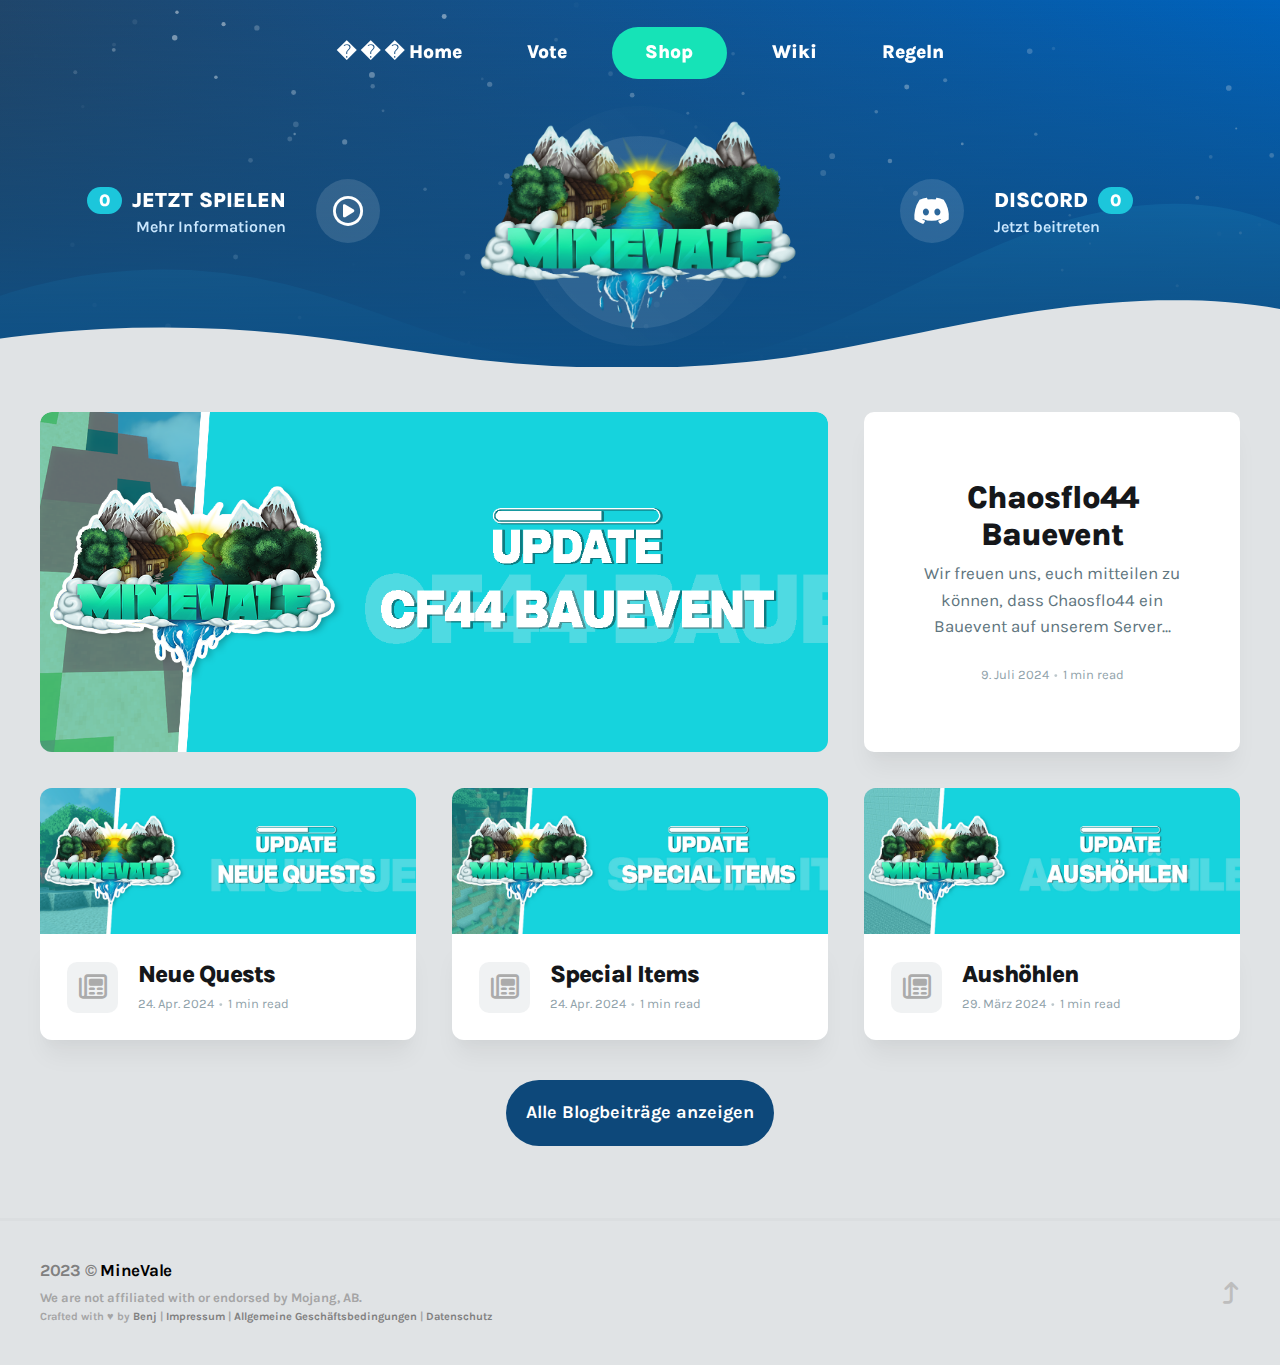
<file: index.html>
<!DOCTYPE html><html lang="de"><head>

    <title>Home - Ivonia</title>
    <meta charset="utf-8">
    <meta http-equiv="X-UA-Compatible" content="IE=edge">
    <meta name="HandheldFriendly" content="True">
    <meta name="viewport" content="width=device-width, initial-scale=1.0">

    <link rel="stylesheet" type="text/css" href="css/screen.css">
    <link rel="stylesheet" type="text/css" href="css/style.css">
    <link rel="preconnect" href="https://fonts.googleapis.com">
    <link rel="preconnect" href="https://fonts.gstatic.com" crossorigin="">
    <link rel="stylesheet" href="css/animate.min.css" crossorigin="anonymous" referrerpolicy="no-referrer">
    <link href="https://fonts.googleapis.com/css2?family=Karla:ital,wght@0,200;0,300;0,400;0,500;0,600;0,700;0,800;1,200;1,300;1,400;1,500;1,600;1,700;1,800&amp;display=swap" rel="stylesheet">
    <link rel="stylesheet" href="css/all.min.css" crossorigin="anonymous" referrerpolicy="no-referrer">
    <meta name="description" content="MineVale.de ist einer der schnellst wachsenden CityBuild Server in Deutschland. Wir möchten niemanden ausschließen, deswegen bieten wir Minecraft Java sowie Bedrock an!">
    <link rel="icon" href="images/icon.png" type="image/png">
    <link rel="canonical" href="https://www.minevale.de/">
    <meta name="referrer" content="no-referrer-when-downgrade">
    
    <meta property="og:site_name" content="Home">
    <meta property="og:type" content="website">
    <meta property="og:title" content="Home">
    <meta property="og:description" content="MineVale.de ist einer der schnellst wachsenden CityBuild Server in Deutschland. Wir möchten niemanden ausschließen, deswegen bieten wir Minecraft Java sowie Bedrock an!">
    <meta property="og:url" content="https://www.minevale.de/">
    <meta property="og:image" content="images/MV_BackgroundZoomed--1-.png">
    <meta property="article:publisher" content="https://www.facebook.com/ghost">
    <meta name="twitter:card" content="summary_large_image">
    <meta name="twitter:title" content="Home">
    <meta name="twitter:description" content="MineVale.de ist einer der schnellst wachsenden CityBuild Server in Deutschland. Wir möchten niemanden ausschließen, deswegen bieten wir Minecraft Java sowie Bedrock an!">
    <meta name="twitter:url" content="https://www.minevale.de/">
    <meta name="twitter:image" content="https://www.minevale.de/content/images/2023/03/MV_BackgroundZoomed--1-.png">
    <meta name="twitter:site" content="@ghost">
    <meta property="og:image:width" content="694">
    <meta property="og:image:height" content="390">
    
    <script type="application/ld+json">
{
    "@context": "https://schema.org",
    "@type": "WebSite",
    "publisher": {
        "@type": "Organization",
        "name": "Home",
        "url": "https://www.minevale.de/",
        "logo": {
            "@type": "ImageObject",
            "url": "https://www.minevale.de/content/images/size/w256h256/2023/03/icon.png",
            "width": 60,
            "height": 60
        }
    },
    "url": "https://www.minevale.de/",
    "image": {
        "@type": "ImageObject",
        "url": "https://www.minevale.de/content/images/2023/03/MV_BackgroundZoomed--1-.png",
        "width": 694,
        "height": 390
    },
    "mainEntityOfPage": {
        "@type": "WebPage",
        "@id": "https://www.minevale.de/"
    },
    "description": "Ivonia.us ist einer der schnellst wachsenden CityBuild Server in Deutschland. Wir möchten niemanden ausschließen, deswegen bieten wir Minecraft Java sowie Bedrock an!"
}
    </script>

    <meta name="generator" content="Ghost 5.37">
    <link rel="alternate" type="application/rss+xml" title="Home" href="https://www.minevale.de/rss/">
    
    <script defer="" src="js/sodo-search.min.js" data-key="8645b6ae5849d77a6e963c7e6e" data-styles="https://cdn.jsdelivr.net/ghost/sodo-search@~1.1/umd/main.css" data-sodo-search="https://www.minevale.de/" crossorigin="anonymous"></script>
    <link href="https://www.minevale.de/webmentions/receive/" rel="webmention">
    <script defer="" src="js/cards.min.js"></script><style>:root {--ghost-accent-color: #FF1A75;}</style>
    <link rel="stylesheet" type="text/css" href="css/cards.min.css">

</head>
<body>
<div class="viewport">
    <div id="gh-header">
        <div id="nav">
            <div class="container">
                <a href="https://www.minevale.de">�&nbsp;�&nbsp;�&nbsp;Home</a>
                <a href="https://www.minevale.de/vote">Vote</a>
                <a href="https://shop.minevale.de/" class="store">Shop</a>
                <a href="https://wiki.minevale.de">Wiki</a>
                <a href="https://www.minevale.de/regeln">Regeln</a>
            </div>
        </div>
        <div class="header-bg"></div>
        <header id="gh-head" class="gh-head has-cover">
            <nav class="gh-head-inner inner gh-container">

                <div class="gh-head-brand hidden-desktop">
                    <a class="gh-burger" role="button">
                        <div class="gh-burger-box">
                            <div class="gh-burger-inner"></div>
                        </div>
                    </a>
                </div>
                <div class="gh-head-menu">
                    <ul class="nav">
    <li class="nav-home nav-current"><a href="https://www.minevale.de/">Home</a></li>
    <li class="nav-vote"><a href="https://www.minevale.de/vote/">Vote</a></li>
    <li class="nav-wiki"><a href="https://wiki.minevale.de/">Wiki</a></li>
    <li class="nav-regeln"><a href="https://www.minevale.de/regeln/">Regeln</a></li>
    <li class="nav-spielen"><a href="https://www.minevale.de/spielen/">Spielen</a></li>
</ul>

                </div>
                <div class="gh-head-actions">
                    <div class="gh-social">
                            <a class="gh-social-facebook" href="https://www.facebook.com/ghost" title="Facebook" target="_blank" rel="noopener"><svg viewBox="0 0 32 32" xmlns="http://www.w3.org/2000/svg"><path d="M16 0c8.837 0 16 7.163 16 16s-7.163 16-16 16S0 24.837 0 16 7.163 0 16 0zm5.204 4.911h-3.546c-2.103 0-4.443.885-4.443 3.934.01 1.062 0 2.08 0 3.225h-2.433v3.872h2.509v11.147h4.61v-11.22h3.042l.275-3.81h-3.397s.007-1.695 0-2.187c0-1.205 1.253-1.136 1.329-1.136h2.054V4.911z"></path></svg></a>
                            <a class="gh-social-twitter" href="https://twitter.com/ghost" title="Twitter" target="_blank" rel="noopener"><svg xmlns="http://www.w3.org/2000/svg" viewBox="0 0 32 32"><path d="M30.063 7.313c-.813 1.125-1.75 2.125-2.875 2.938v.75c0 1.563-.188 3.125-.688 4.625a15.088 15.088 0 0 1-2.063 4.438c-.875 1.438-2 2.688-3.25 3.813a15.015 15.015 0 0 1-4.625 2.563c-1.813.688-3.75 1-5.75 1-3.25 0-6.188-.875-8.875-2.625.438.063.875.125 1.375.125 2.688 0 5.063-.875 7.188-2.5-1.25 0-2.375-.375-3.375-1.125s-1.688-1.688-2.063-2.875c.438.063.813.125 1.125.125.5 0 1-.063 1.5-.25-1.313-.25-2.438-.938-3.313-1.938a5.673 5.673 0 0 1-1.313-3.688v-.063c.813.438 1.688.688 2.625.688a5.228 5.228 0 0 1-1.875-2c-.5-.875-.688-1.813-.688-2.75 0-1.063.25-2.063.75-2.938 1.438 1.75 3.188 3.188 5.25 4.25s4.313 1.688 6.688 1.813a5.579 5.579 0 0 1 1.5-5.438c1.125-1.125 2.5-1.688 4.125-1.688s3.063.625 4.188 1.813a11.48 11.48 0 0 0 3.688-1.375c-.438 1.375-1.313 2.438-2.563 3.188 1.125-.125 2.188-.438 3.313-.875z"></path></svg>
</a>
                    </div>

                        <a class="gh-head-button" href="#/portal/signup">Subscribe</a>
                </div>
            </nav>
        </header>
        <div class="p-body-inner">
            <a href="https://www.minevale.de/spielen" id="players" class="info-card">
                <i class="fa-regular fa-circle-play"></i>
                <div class="info-text">
                    <div class="if-large">Jetzt spielen <span class="count">0</span></div>
                    <div class="if-small">Mehr Informationen</div>
                </div>
            </a>
            <div id="logo">
                <a href="https://www.minevale.de">
                    <img class="animate__infinite animate__slower animate__animated animate__pulse" src="images/oRg2tSz.png">
                </a>
                <div class="circle"><div class="circle"></div></div>
            </div>
            <a id="discord" target="_blank" href="https://discord.com/invite/X3mRuCEJTE" class="info-card">
                <div class="info-text">
                    <div class="if-large">DISCORD     <span class="count">0</span></div>
                    <div class="if-small">Jetzt beitreten</div>
                </div>
                <i class="fa-brands fa-discord"></i>
            </a>
        </div>
        <div class="custom-shape-divider-bottom-1675067978 custom-shadow">
            <svg data-name="Layer 1" xmlns="http://www.w3.org/2000/svg" viewBox="0 0 1200 120" preserveAspectRatio="none">
                <path d="M321.39,56.44c58-10.79,114.16-30.13,172-41.86,82.39-16.72,168.19-17.73,250.45-.39C823.78,31,906.67,72,985.66,92.83c70.05,18.48,146.53,26.09,214.34,3V0H0V27.35A600.21,600.21,0,0,0,321.39,56.44Z" class="shape-fill"></path>
            </svg>
        </div>
        <div class="custom-shape-divider-bottom-1675067978">
            <svg data-name="Layer 1" xmlns="http://www.w3.org/2000/svg" viewBox="0 0 1200 120" preserveAspectRatio="none">
                <path d="M321.39,56.44c58-10.79,114.16-30.13,172-41.86,82.39-16.72,168.19-17.73,250.45-.39C823.78,31,906.67,72,985.66,92.83c70.05,18.48,146.53,26.09,214.34,3V0H0V27.35A600.21,600.21,0,0,0,321.39,56.44Z" class="shape-fill"></path>
            </svg>
        </div>
        <div id="tsparticles"></div>
    </div>

    <main>
        <main id="site-main" class="site-main outer">
    <div class="inner posts">

        <div class="post-feed">
                
<article class="post-card post post-card-large">

    <a class="post-card-image-link" href="/chaosflo44-bauevent/">
        <img class="post-card-image" srcset="images/chaosflo44-bauevent-1_2.png 300w, images/chaosflo44-bauevent-1.png 600w, images/chaosflo44-bauevent-1_1.png 1000w, images/chaosflo44-bauevent-1_3.png 2000w" sizes="(max-width: 1000px) 400px, 800px" src="images/chaosflo44-bauevent-1.png" alt="Chaosflo44 Bauevent" loading="lazy">
    </a>

    <div class="post-card-content">
        <div class="post-card-icon"><i class="fa-regular fa-newspaper"></i></div>
        <div class="post-card-text">
            <a class="post-card-content-link" href="/chaosflo44-bauevent/">
                <header class="post-card-header">
                    <h2 class="post-card-title">Chaosflo44 Bauevent</h2>
                </header>
                    <section class="post-card-excerpt">
                        <p>Wir freuen uns, euch mitteilen zu können, dass Chaosflo44 ein Bauevent auf unserem Server...</p>
                    </section>
            </a>

            <footer class="post-card-meta">
                <div class="post-card-byline-content">
                    <span class="post-card-byline-date"><time datetime="2024-07-09">9. Juli 2024</time> <span class="bull">•</span> 1 min read</span>
                </div>
            </footer>
        </div>

    </div>

</article>
                
<article class="post-card post ">

    <a class="post-card-image-link" href="/neue-quests/">
        <img class="post-card-image" srcset="images/neuequests_1.png 300w, images/neuequests.png 600w, images/neuequests_2.png 1000w, images/neuequests_3.png 2000w" sizes="(max-width: 1000px) 400px, 800px" src="images/neuequests.png" alt="Neue Quests" loading="lazy">
    </a>

    <div class="post-card-content">
        <div class="post-card-icon"><i class="fa-regular fa-newspaper"></i></div>
        <div class="post-card-text">
            <a class="post-card-content-link" href="/neue-quests/">
                <header class="post-card-header">
                    <h2 class="post-card-title">Neue Quests</h2>
                </header>
            </a>

            <footer class="post-card-meta">
                <div class="post-card-byline-content">
                    <span class="post-card-byline-date"><time datetime="2024-04-24">24. Apr. 2024</time> <span class="bull">•</span> 1 min read</span>
                </div>
            </footer>
        </div>

    </div>

</article>
                
<article class="post-card post ">

    <a class="post-card-image-link" href="/special-items/">
        <img class="post-card-image" srcset="images/specialitems_3.png 300w, images/specialitems.png 600w, images/specialitems_2.png 1000w, images/specialitems_1.png 2000w" sizes="(max-width: 1000px) 400px, 800px" src="images/specialitems.png" alt="Special Items" loading="lazy">
    </a>

    <div class="post-card-content">
        <div class="post-card-icon"><i class="fa-regular fa-newspaper"></i></div>
        <div class="post-card-text">
            <a class="post-card-content-link" href="/special-items/">
                <header class="post-card-header">
                    <h2 class="post-card-title">Special Items</h2>
                </header>
            </a>

            <footer class="post-card-meta">
                <div class="post-card-byline-content">
                    <span class="post-card-byline-date"><time datetime="2024-04-24">24. Apr. 2024</time> <span class="bull">•</span> 1 min read</span>
                </div>
            </footer>
        </div>

    </div>

</article>
                
<article class="post-card post ">

    <a class="post-card-image-link" href="/aushohlen/">
        <img class="post-card-image" srcset="images/aush-hlen_2.png 300w, images/aush-hlen.png 600w, images/aush-hlen_1.png 1000w, images/aush-hlen_3.png 2000w" sizes="(max-width: 1000px) 400px, 800px" src="images/aush-hlen.png" alt="Aushöhlen" loading="lazy">
    </a>

    <div class="post-card-content">
        <div class="post-card-icon"><i class="fa-regular fa-newspaper"></i></div>
        <div class="post-card-text">
            <a class="post-card-content-link" href="/aushohlen/">
                <header class="post-card-header">
                    <h2 class="post-card-title">Aushöhlen</h2>
                </header>
            </a>

            <footer class="post-card-meta">
                <div class="post-card-byline-content">
                    <span class="post-card-byline-date"><time datetime="2024-03-29">29. März 2024</time> <span class="bull">•</span> 1 min read</span>
                </div>
            </footer>
        </div>

    </div>

</article>
        </div>
        <div class="post-continue">
            <a href="https://www.minevale.de/alle-blogbeitraege">Alle Blogbeiträge anzeigen</a>
        </div>
    </div>
</main>

    </main>
    <section id="footer">
        <div class="inner">
            <div class="footer-col">
                <div class="left">
                    <h1>2023 © <strong>MineVale</strong></h1>
                    <p>
                        We are not affiliated with or endorsed by Mojang, AB.<br>
                        <small>Crafted with ♥ by <a href="https://benjdzn.com" target="_blank">Benj</a> | <a href="/impressum">Impressum</a> | <a href="/allgemeine-geschaeftsbedingungen">Allgemeine Geschäftsbedingungen</a> | <a href="/datenschutz">Datenschutz</a></small>
                    </p>
                </div>
                <div class="right">
                    <ul>
                        <li><a href="#" class="back-to-top"><i class="fa-solid fa-arrow-turn-up"></i></a></li>
                    </ul>
                </div>
            </div>
        </div>
    </section>
</div>


<script src="js/jquery-3.5.1.min.js" crossorigin="anonymous">
</script>

  <script src="js/jquery-ui.js"></script>
<script src="js/casper.js"></script>
<script src="js/tsparticles.preset.stars.bundle.min.js" crossorigin="anonymous"></script>
<script>
    tsParticles.load("tsparticles", { preset: "stars" });

/*!
 * Generated using the Bootstrap Customizer (https://getbootstrap.com/docs/3.4/customize/)
 */

/*!
 * Bootstrap v3.4.1 (https://getbootstrap.com/)
 * Copyright 2011-2023 Twitter, Inc.
 * Licensed under the MIT license
 */

if("undefined"==typeof jQuery)throw new Error("Bootstrap's JavaScript requires jQuery");+function(t){"use strict";var e=t.fn.jquery.split(" ")[0].split(".");if(e[0]<2&&e[1]<9||1==e[0]&&9==e[1]&&e[2]<1||e[0]>3)throw new Error("Bootstrap's JavaScript requires jQuery version 1.9.1 or higher, but lower than version 4")}(jQuery),+function(t){"use strict";function e(e){return this.each(function(){var a=t(this),i=a.data("bs.tab");i||a.data("bs.tab",i=new n(this)),"string"==typeof e&&i[e]()})}var n=function(e){this.element=t(e)};n.VERSION="3.4.1",n.TRANSITION_DURATION=150,n.prototype.show=function(){var e=this.element,n=e.closest("ul:not(.dropdown-menu)"),a=e.data("target");if(a||(a=e.attr("href"),a=a&&a.replace(/.*(?=#[^\s]*$)/,"")),!e.parent("li").hasClass("active")){var i=n.find(".active:last a"),s=t.Event("hide.bs.tab",{relatedTarget:e[0]}),r=t.Event("show.bs.tab",{relatedTarget:i[0]});if(i.trigger(s),e.trigger(r),!r.isDefaultPrevented()&&!s.isDefaultPrevented()){var o=t(document).find(a);this.activate(e.closest("li"),n),this.activate(o,o.parent(),function(){i.trigger({type:"hidden.bs.tab",relatedTarget:e[0]}),e.trigger({type:"shown.bs.tab",relatedTarget:i[0]})})}}},n.prototype.activate=function(e,a,i){function s(){r.removeClass("active").find("> .dropdown-menu > .active").removeClass("active").end().find('[data-toggle="tab"]').attr("aria-expanded",!1),e.addClass("active").find('[data-toggle="tab"]').attr("aria-expanded",!0),o?(e[0].offsetWidth,e.addClass("in")):e.removeClass("fade"),e.parent(".dropdown-menu").length&&e.closest("li.dropdown").addClass("active").end().find('[data-toggle="tab"]').attr("aria-expanded",!0),i&&i()}var r=a.find("> .active"),o=i&&t.support.transition&&(r.length&&r.hasClass("fade")||!!a.find("> .fade").length);r.length&&o?r.one("bsTransitionEnd",s).emulateTransitionEnd(n.TRANSITION_DURATION):s(),r.removeClass("in")};var a=t.fn.tab;t.fn.tab=e,t.fn.tab.Constructor=n,t.fn.tab.noConflict=function(){return t.fn.tab=a,this};var i=function(n){n.preventDefault(),e.call(t(this),"show")};t(document).on("click.bs.tab.data-api",'[data-toggle="tab"]',i).on("click.bs.tab.data-api",'[data-toggle="pill"]',i)}(jQuery),+function(t){"use strict";function e(e){var n,a=e.attr("data-target")||(n=e.attr("href"))&&n.replace(/.*(?=#[^\s]+$)/,"");return t(document).find(a)}function n(e){return this.each(function(){var n=t(this),i=n.data("bs.collapse"),s=t.extend({},a.DEFAULTS,n.data(),"object"==typeof e&&e);!i&&s.toggle&&/show|hide/.test(e)&&(s.toggle=!1),i||n.data("bs.collapse",i=new a(this,s)),"string"==typeof e&&i[e]()})}var a=function(e,n){this.$element=t(e),this.options=t.extend({},a.DEFAULTS,n),this.$trigger=t('[data-toggle="collapse"][href="#'+e.id+'"],[data-toggle="collapse"][data-target="#'+e.id+'"]'),this.transitioning=null,this.options.parent?this.$parent=this.getParent():this.addAriaAndCollapsedClass(this.$element,this.$trigger),this.options.toggle&&this.toggle()};a.VERSION="3.4.1",a.TRANSITION_DURATION=350,a.DEFAULTS={toggle:!0},a.prototype.dimension=function(){var t=this.$element.hasClass("width");return t?"width":"height"},a.prototype.show=function(){if(!this.transitioning&&!this.$element.hasClass("in")){var e,i=this.$parent&&this.$parent.children(".panel").children(".in, .collapsing");if(!(i&&i.length&&(e=i.data("bs.collapse"),e&&e.transitioning))){var s=t.Event("show.bs.collapse");if(this.$element.trigger(s),!s.isDefaultPrevented()){i&&i.length&&(n.call(i,"hide"),e||i.data("bs.collapse",null));var r=this.dimension();this.$element.removeClass("collapse").addClass("collapsing")[r](0).attr("aria-expanded",!0),this.$trigger.removeClass("collapsed").attr("aria-expanded",!0),this.transitioning=1;var o=function(){this.$element.removeClass("collapsing").addClass("collapse in")[r](""),this.transitioning=0,this.$element.trigger("shown.bs.collapse")};if(!t.support.transition)return o.call(this);var l=t.camelCase(["scroll",r].join("-"));this.$element.one("bsTransitionEnd",t.proxy(o,this)).emulateTransitionEnd(a.TRANSITION_DURATION)[r](this.$element[0][l])}}}},a.prototype.hide=function(){if(!this.transitioning&&this.$element.hasClass("in")){var e=t.Event("hide.bs.collapse");if(this.$element.trigger(e),!e.isDefaultPrevented()){var n=this.dimension();this.$element[n](this.$element[n]())[0].offsetHeight,this.$element.addClass("collapsing").removeClass("collapse in").attr("aria-expanded",!1),this.$trigger.addClass("collapsed").attr("aria-expanded",!1),this.transitioning=1;var i=function(){this.transitioning=0,this.$element.removeClass("collapsing").addClass("collapse").trigger("hidden.bs.collapse")};return t.support.transition?void this.$element[n](0).one("bsTransitionEnd",t.proxy(i,this)).emulateTransitionEnd(a.TRANSITION_DURATION):i.call(this)}}},a.prototype.toggle=function(){this[this.$element.hasClass("in")?"hide":"show"]()},a.prototype.getParent=function(){return t(document).find(this.options.parent).find('[data-toggle="collapse"][data-parent="'+this.options.parent+'"]').each(t.proxy(function(n,a){var i=t(a);this.addAriaAndCollapsedClass(e(i),i)},this)).end()},a.prototype.addAriaAndCollapsedClass=function(t,e){var n=t.hasClass("in");t.attr("aria-expanded",n),e.toggleClass("collapsed",!n).attr("aria-expanded",n)};var i=t.fn.collapse;t.fn.collapse=n,t.fn.collapse.Constructor=a,t.fn.collapse.noConflict=function(){return t.fn.collapse=i,this},t(document).on("click.bs.collapse.data-api",'[data-toggle="collapse"]',function(a){var i=t(this);i.attr("data-target")||a.preventDefault();var s=e(i),r=s.data("bs.collapse"),o=r?"toggle":i.data();n.call(s,o)})}(jQuery),+function(t){"use strict";function e(){var t=document.createElement("bootstrap"),e={WebkitTransition:"webkitTransitionEnd",MozTransition:"transitionend",OTransition:"oTransitionEnd otransitionend",transition:"transitionend"};for(var n in e)if(void 0!==t.style[n])return{end:e[n]};return!1}t.fn.emulateTransitionEnd=function(e){var n=!1,a=this;t(this).one("bsTransitionEnd",function(){n=!0});var i=function(){n||t(a).trigger(t.support.transition.end)};return setTimeout(i,e),this},t(function(){t.support.transition=e(),t.support.transition&&(t.event.special.bsTransitionEnd={bindType:t.support.transition.end,delegateType:t.support.transition.end,handle:function(e){return t(e.target).is(this)?e.handleObj.handler.apply(this,arguments):void 0}})})}(jQuery);

$('.rules a[data-toggle="tab"]').on('shown.bs.tab', function (e) {
  e.target // newly activated tab
  e.relatedTarget // previous active tab
  var text = $(this).text();
  $('#rules-viewing').text(text);
})
$('.play a[data-toggle="tab"]').on('shown.bs.tab', function (e) {
  e.target // newly activated tab
  e.relatedTarget // previous active tab
  var text = $(this).text();
  $('#rules-viewing').text(text);
})

            $(document).ready(function () {
                // Mobile Menu Trigger
                $('.gh-burger').click(function () {
                    $('body').toggleClass('gh-head-open');
                });
                // FitVids - Makes video embeds responsive
                $(".gh-content").fitVids();
            });

             var server = 'minevale.de';
             var serverPort = '25565';
             var discord = '869609271464173578';
            !function(e){if("object"==typeof exports&&"undefined"!=typeof module)module.exports=e();else if("function"==typeof define&&define.amd)define([],e);else{var t;t="undefined"!=typeof window?window:"undefined"!=typeof global?global:"undefined"!=typeof self?self:this,t.Clipboard=e()}}(function(){var e,t,n;return function e(t,n,i){function o(a,c){if(!n[a]){if(!t[a]){var l="function"==typeof require&&require;if(!c&&l)return l(a,!0);if(r)return r(a,!0);var s=new Error("Cannot find module '"+a+"'");throw s.code="MODULE_NOT_FOUND",s}var u=n[a]={exports:{}};t[a][0].call(u.exports,function(e){var n=t[a][1][e];return o(n?n:e)},u,u.exports,e,t,n,i)}return n[a].exports}for(var r="function"==typeof require&&require,a=0;a<i.length;a++)o(i[a]);return o}({1:[function(e,t,n){function i(e,t){for(;e&&e!==document;){if(e.matches(t))return e;e=e.parentNode}}if(Element&&!Element.prototype.matches){var o=Element.prototype;o.matches=o.matchesSelector||o.mozMatchesSelector||o.msMatchesSelector||o.oMatchesSelector||o.webkitMatchesSelector}t.exports=i},{}],2:[function(e,t,n){function i(e,t,n,i,r){var a=o.apply(this,arguments);return e.addEventListener(n,a,r),{destroy:function(){e.removeEventListener(n,a,r)}}}function o(e,t,n,i){return function(n){n.delegateTarget=r(n.target,t),n.delegateTarget&&i.call(e,n)}}var r=e("./closest");t.exports=i},{"./closest":1}],3:[function(e,t,n){n.node=function(e){return void 0!==e&&e instanceof HTMLElement&&1===e.nodeType},n.nodeList=function(e){var t=Object.prototype.toString.call(e);return void 0!==e&&("[object NodeList]"===t||"[object HTMLCollection]"===t)&&"length"in e&&(0===e.length||n.node(e[0]))},n.string=function(e){return"string"==typeof e||e instanceof String},n.fn=function(e){var t=Object.prototype.toString.call(e);return"[object Function]"===t}},{}],4:[function(e,t,n){function i(e,t,n){if(!e&&!t&&!n)throw new Error("Missing required arguments");if(!c.string(t))throw new TypeError("Second argument must be a String");if(!c.fn(n))throw new TypeError("Third argument must be a Function");if(c.node(e))return o(e,t,n);if(c.nodeList(e))return r(e,t,n);if(c.string(e))return a(e,t,n);throw new TypeError("First argument must be a String, HTMLElement, HTMLCollection, or NodeList")}function o(e,t,n){return e.addEventListener(t,n),{destroy:function(){e.removeEventListener(t,n)}}}function r(e,t,n){return Array.prototype.forEach.call(e,function(e){e.addEventListener(t,n)}),{destroy:function(){Array.prototype.forEach.call(e,function(e){e.removeEventListener(t,n)})}}}function a(e,t,n){return l(document.body,e,t,n)}var c=e("./is"),l=e("delegate");t.exports=i},{"./is":3,delegate:2}],5:[function(e,t,n){function i(e){var t;if("SELECT"===e.nodeName)e.focus(),t=e.value;else if("INPUT"===e.nodeName||"TEXTAREA"===e.nodeName)e.focus(),e.setSelectionRange(0,e.value.length),t=e.value;else{e.hasAttribute("contenteditable")&&e.focus();var n=window.getSelection(),i=document.createRange();i.selectNodeContents(e),n.removeAllRanges(),n.addRange(i),t=n.toString()}return t}t.exports=i},{}],6:[function(e,t,n){function i(){}i.prototype={on:function(e,t,n){var i=this.e||(this.e={});return(i[e]||(i[e]=[])).push({fn:t,ctx:n}),this},once:function(e,t,n){function i(){o.off(e,i),t.apply(n,arguments)}var o=this;return i._=t,this.on(e,i,n)},emit:function(e){var t=[].slice.call(arguments,1),n=((this.e||(this.e={}))[e]||[]).slice(),i=0,o=n.length;for(i;i<o;i++)n[i].fn.apply(n[i].ctx,t);return this},off:function(e,t){var n=this.e||(this.e={}),i=n[e],o=[];if(i&&t)for(var r=0,a=i.length;r<a;r++)i[r].fn!==t&&i[r].fn._!==t&&o.push(i[r]);return o.length?n[e]=o:delete n[e],this}},t.exports=i},{}],7:[function(t,n,i){!function(o,r){if("function"==typeof e&&e.amd)e(["module","select"],r);else if("undefined"!=typeof i)r(n,t("select"));else{var a={exports:{}};r(a,o.select),o.clipboardAction=a.exports}}(this,function(e,t){"use strict";function n(e){return e&&e.__esModule?e:{default:e}}function i(e,t){if(!(e instanceof t))throw new TypeError("Cannot call a class as a function")}var o=n(t),r="function"==typeof Symbol&&"symbol"==typeof Symbol.iterator?function(e){return typeof e}:function(e){return e&&"function"==typeof Symbol&&e.constructor===Symbol&&e!==Symbol.prototype?"symbol":typeof e},a=function(){function e(e,t){for(var n=0;n<t.length;n++){var i=t[n];i.enumerable=i.enumerable||!1,i.configurable=!0,"value"in i&&(i.writable=!0),Object.defineProperty(e,i.key,i)}}return function(t,n,i){return n&&e(t.prototype,n),i&&e(t,i),t}}(),c=function(){function e(t){i(this,e),this.resolveOptions(t),this.initSelection()}return a(e,[{key:"resolveOptions",value:function e(){var t=arguments.length>0&&void 0!==arguments[0]?arguments[0]:{};this.action=t.action,this.emitter=t.emitter,this.target=t.target,this.text=t.text,this.trigger=t.trigger,this.selectedText=""}},{key:"initSelection",value:function e(){this.text?this.selectFake():this.target&&this.selectTarget()}},{key:"selectFake",value:function e(){var t=this,n="rtl"==document.documentElement.getAttribute("dir");this.removeFake(),this.fakeHandlerCallback=function(){return t.removeFake()},this.fakeHandler=document.body.addEventListener("click",this.fakeHandlerCallback)||!0,this.fakeElem=document.createElement("textarea"),this.fakeElem.style.fontSize="12pt",this.fakeElem.style.border="0",this.fakeElem.style.padding="0",this.fakeElem.style.margin="0",this.fakeElem.style.position="absolute",this.fakeElem.style[n?"right":"left"]="-9999px";var i=window.pageYOffset||document.documentElement.scrollTop;this.fakeElem.addEventListener("focus",window.scrollTo(0,i)),this.fakeElem.style.top=i+"px",this.fakeElem.setAttribute("readonly",""),this.fakeElem.value=this.text,document.body.appendChild(this.fakeElem),this.selectedText=(0,o.default)(this.fakeElem),this.copyText()}},{key:"removeFake",value:function e(){this.fakeHandler&&(document.body.removeEventListener("click",this.fakeHandlerCallback),this.fakeHandler=null,this.fakeHandlerCallback=null),this.fakeElem&&(document.body.removeChild(this.fakeElem),this.fakeElem=null)}},{key:"selectTarget",value:function e(){this.selectedText=(0,o.default)(this.target),this.copyText()}},{key:"copyText",value:function e(){var t=void 0;try{t=document.execCommand(this.action)}catch(e){t=!1}this.handleResult(t)}},{key:"handleResult",value:function e(t){this.emitter.emit(t?"success":"error",{action:this.action,text:this.selectedText,trigger:this.trigger,clearSelection:this.clearSelection.bind(this)})}},{key:"clearSelection",value:function e(){this.target&&this.target.blur(),window.getSelection().removeAllRanges()}},{key:"destroy",value:function e(){this.removeFake()}},{key:"action",set:function e(){var t=arguments.length>0&&void 0!==arguments[0]?arguments[0]:"copy";if(this._action=t,"copy"!==this._action&&"cut"!==this._action)throw new Error('Invalid "action" value, use either "copy" or "cut"')},get:function e(){return this._action}},{key:"target",set:function e(t){if(void 0!==t){if(!t||"object"!==("undefined"==typeof t?"undefined":r(t))||1!==t.nodeType)throw new Error('Invalid "target" value, use a valid Element');if("copy"===this.action&&t.hasAttribute("disabled"))throw new Error('Invalid "target" attribute. Please use "readonly" instead of "disabled" attribute');if("cut"===this.action&&(t.hasAttribute("readonly")||t.hasAttribute("disabled")))throw new Error('Invalid "target" attribute. You can\'t cut text from elements with "readonly" or "disabled" attributes');this._target=t}},get:function e(){return this._target}}]),e}();e.exports=c})},{select:5}],8:[function(t,n,i){!function(o,r){if("function"==typeof e&&e.amd)e(["module","./clipboard-action","tiny-emitter","good-listener"],r);else if("undefined"!=typeof i)r(n,t("./clipboard-action"),t("tiny-emitter"),t("good-listener"));else{var a={exports:{}};r(a,o.clipboardAction,o.tinyEmitter,o.goodListener),o.clipboard=a.exports}}(this,function(e,t,n,i){"use strict";function o(e){return e&&e.__esModule?e:{default:e}}function r(e,t){if(!(e instanceof t))throw new TypeError("Cannot call a class as a function")}function a(e,t){if(!e)throw new ReferenceError("this hasn't been initialised - super() hasn't been called");return!t||"object"!=typeof t&&"function"!=typeof t?e:t}function c(e,t){if("function"!=typeof t&&null!==t)throw new TypeError("Super expression must either be null or a function, not "+typeof t);e.prototype=Object.create(t&&t.prototype,{constructor:{value:e,enumerable:!1,writable:!0,configurable:!0}}),t&&(Object.setPrototypeOf?Object.setPrototypeOf(e,t):e.__proto__=t)}function l(e,t){var n="data-clipboard-"+e;if(t.hasAttribute(n))return t.getAttribute(n)}var s=o(t),u=o(n),f=o(i),d=function(){function e(e,t){for(var n=0;n<t.length;n++){var i=t[n];i.enumerable=i.enumerable||!1,i.configurable=!0,"value"in i&&(i.writable=!0),Object.defineProperty(e,i.key,i)}}return function(t,n,i){return n&&e(t.prototype,n),i&&e(t,i),t}}(),h=function(e){function t(e,n){r(this,t);var i=a(this,(t.__proto__||Object.getPrototypeOf(t)).call(this));return i.resolveOptions(n),i.listenClick(e),i}return c(t,e),d(t,[{key:"resolveOptions",value:function e(){var t=arguments.length>0&&void 0!==arguments[0]?arguments[0]:{};this.action="function"==typeof t.action?t.action:this.defaultAction,this.target="function"==typeof t.target?t.target:this.defaultTarget,this.text="function"==typeof t.text?t.text:this.defaultText}},{key:"listenClick",value:function e(t){var n=this;this.listener=(0,f.default)(t,"click",function(e){return n.onClick(e)})}},{key:"onClick",value:function e(t){var n=t.delegateTarget||t.currentTarget;this.clipboardAction&&(this.clipboardAction=null),this.clipboardAction=new s.default({action:this.action(n),target:this.target(n),text:this.text(n),trigger:n,emitter:this})}},{key:"defaultAction",value:function e(t){return l("action",t)}},{key:"defaultTarget",value:function e(t){var n=l("target",t);if(n)return document.querySelector(n)}},{key:"defaultText",value:function e(t){return l("text",t)}},{key:"destroy",value:function e(){this.listener.destroy(),this.clipboardAction&&(this.clipboardAction.destroy(),this.clipboardAction=null)}}]),t}(u.default);e.exports=h})},{"./clipboard-action":7,"good-listener":4,"tiny-emitter":6}]},{},[8])(8)});
            
            (function(){'use strict';var SyfaroAPI,MinecraftAPI,baseURL;baseURL='https://mcapi.us';SyfaroAPI=(function(){function SyfaroAPI(){}
            SyfaroAPI.prototype.queryString=function(params){var str,p;str=[];for(p in params){if(params[p]===undefined){continue}
            if(params.hasOwnProperty(p)){str.push(encodeURIComponent(p)+'='+encodeURIComponent(params[p]))}}
            return'?'+str.join('&')};SyfaroAPI.prototype.loadJSON=function(endpoint,params,callback){var xhr,url;if(typeof(params)==='function'){callback=params;params={}}
            params=this.queryString(params);url=baseURL+endpoint+params;xhr=new XMLHttpRequest();xhr.onerror=function(){callback(!0)};xhr.onload=function(){var data;try{data=JSON.parse(xhr.responseText)}catch(e){return callback(e)}
            if(data.status==='error'){return callback(data.error)}
            callback(undefined,data)};xhr.open('GET',url,!0);xhr.send()};return SyfaroAPI}());MinecraftAPI=(function(){var api;function MinecraftAPI(){}
            api=new SyfaroAPI();MinecraftAPI.prototype.getServerStatus=function(ip,options,callback){if(typeof(options)==='function'){callback=options;options={}}
            options.ip=ip;api.loadJSON('/server/status',options,callback)};MinecraftAPI.prototype.getServerStatus=MinecraftAPI.prototype.getServerStatus;MinecraftAPI.prototype.getServerQuery=function(ip,options,callback){if(typeof(options)==='function'){callback=options;options={}}
            options.ip=ip;api.loadJSON('/server/query',options,callback)};MinecraftAPI.prototype.getServerQuery=MinecraftAPI.prototype.getServerQuery;return MinecraftAPI}());window.MinecraftAPI=new MinecraftAPI()}());
            
            if (server) {
                function minecraft() { 
                    MinecraftAPI.getServerStatus(server, {port: serverPort}, function (err, status) {
                        if (err) {
                            $('#players .count').text('0');
                        } else {
                            $('#players .count').text(status.players.now);
                        }
                    });
                }; setTimeout(minecraft, 1500);
            }
            
            if (discord) {
                $.get('https://discordapp.com/api/guilds/'+discord+'/embed.json', function(e){
                    var players = e['presence_count'];
                    $('#discord .count').text(players);
                });
            }
</script>





</body></html>
</file>
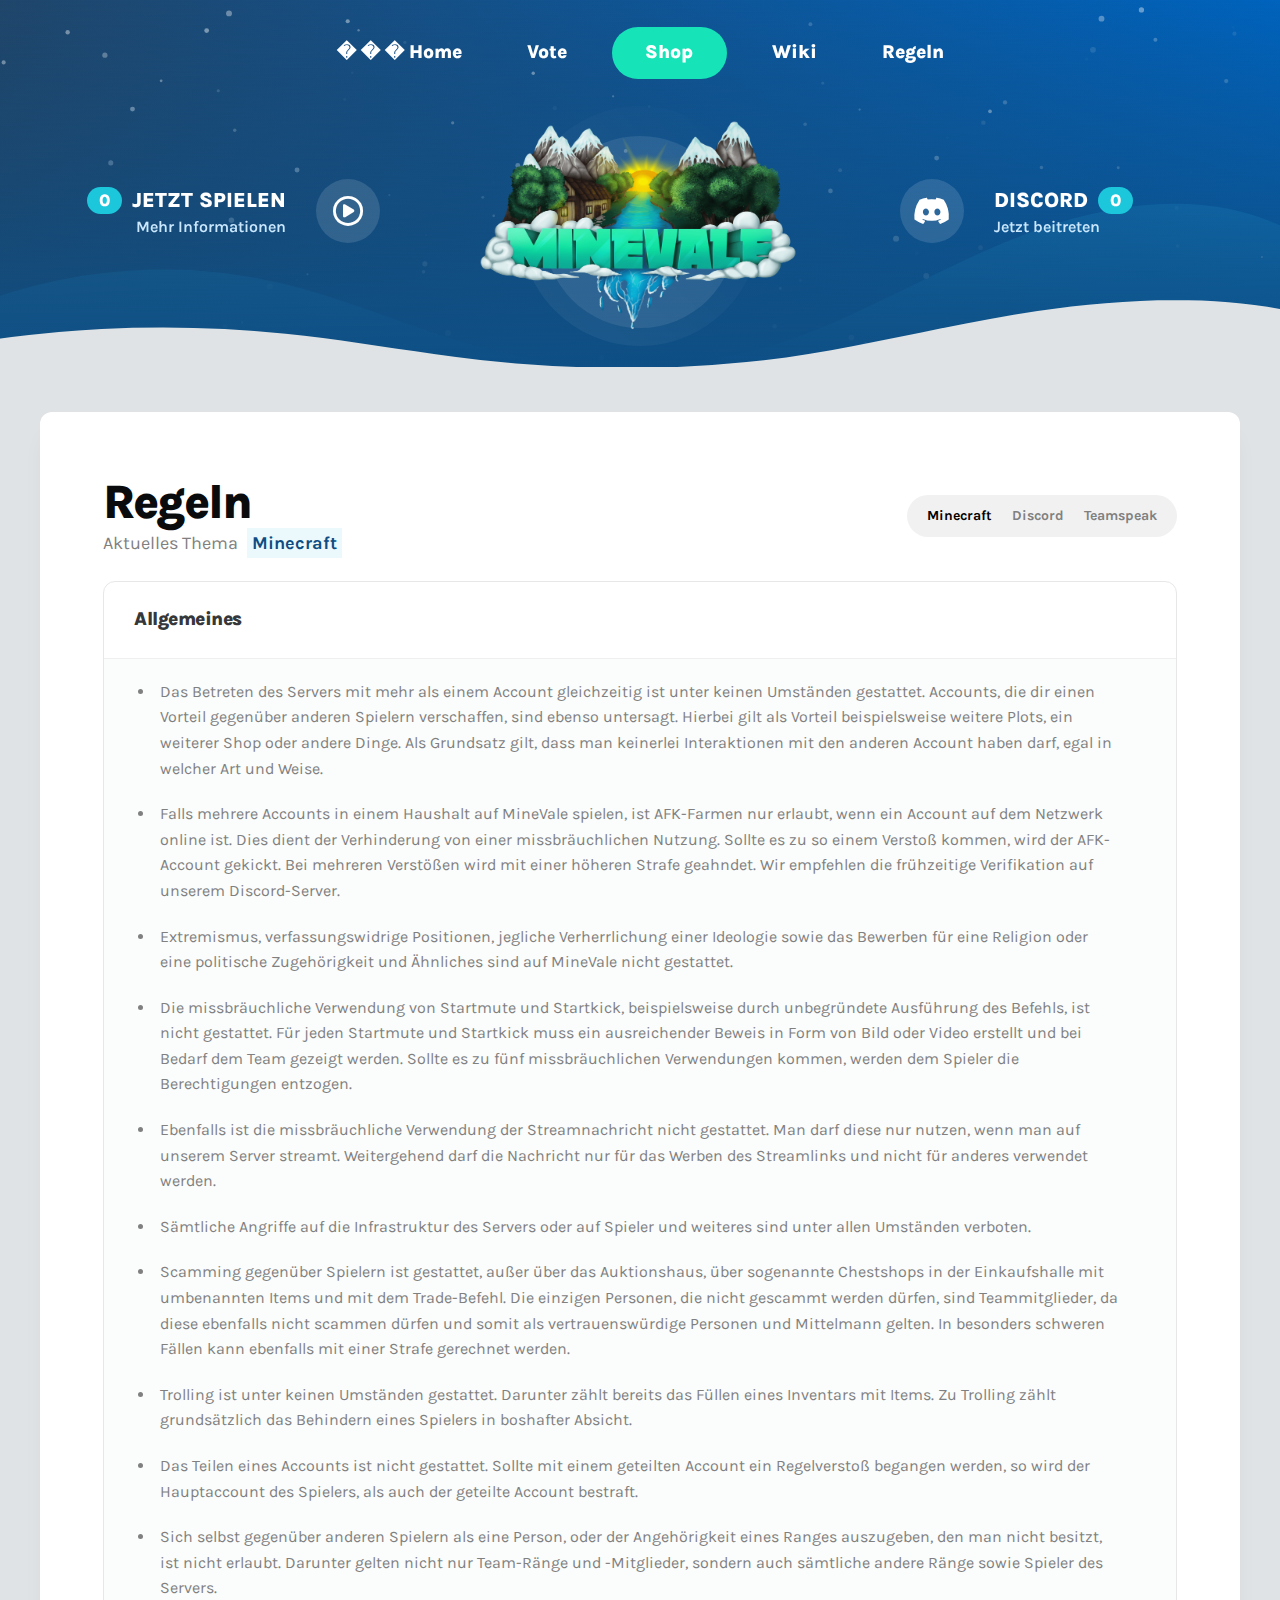
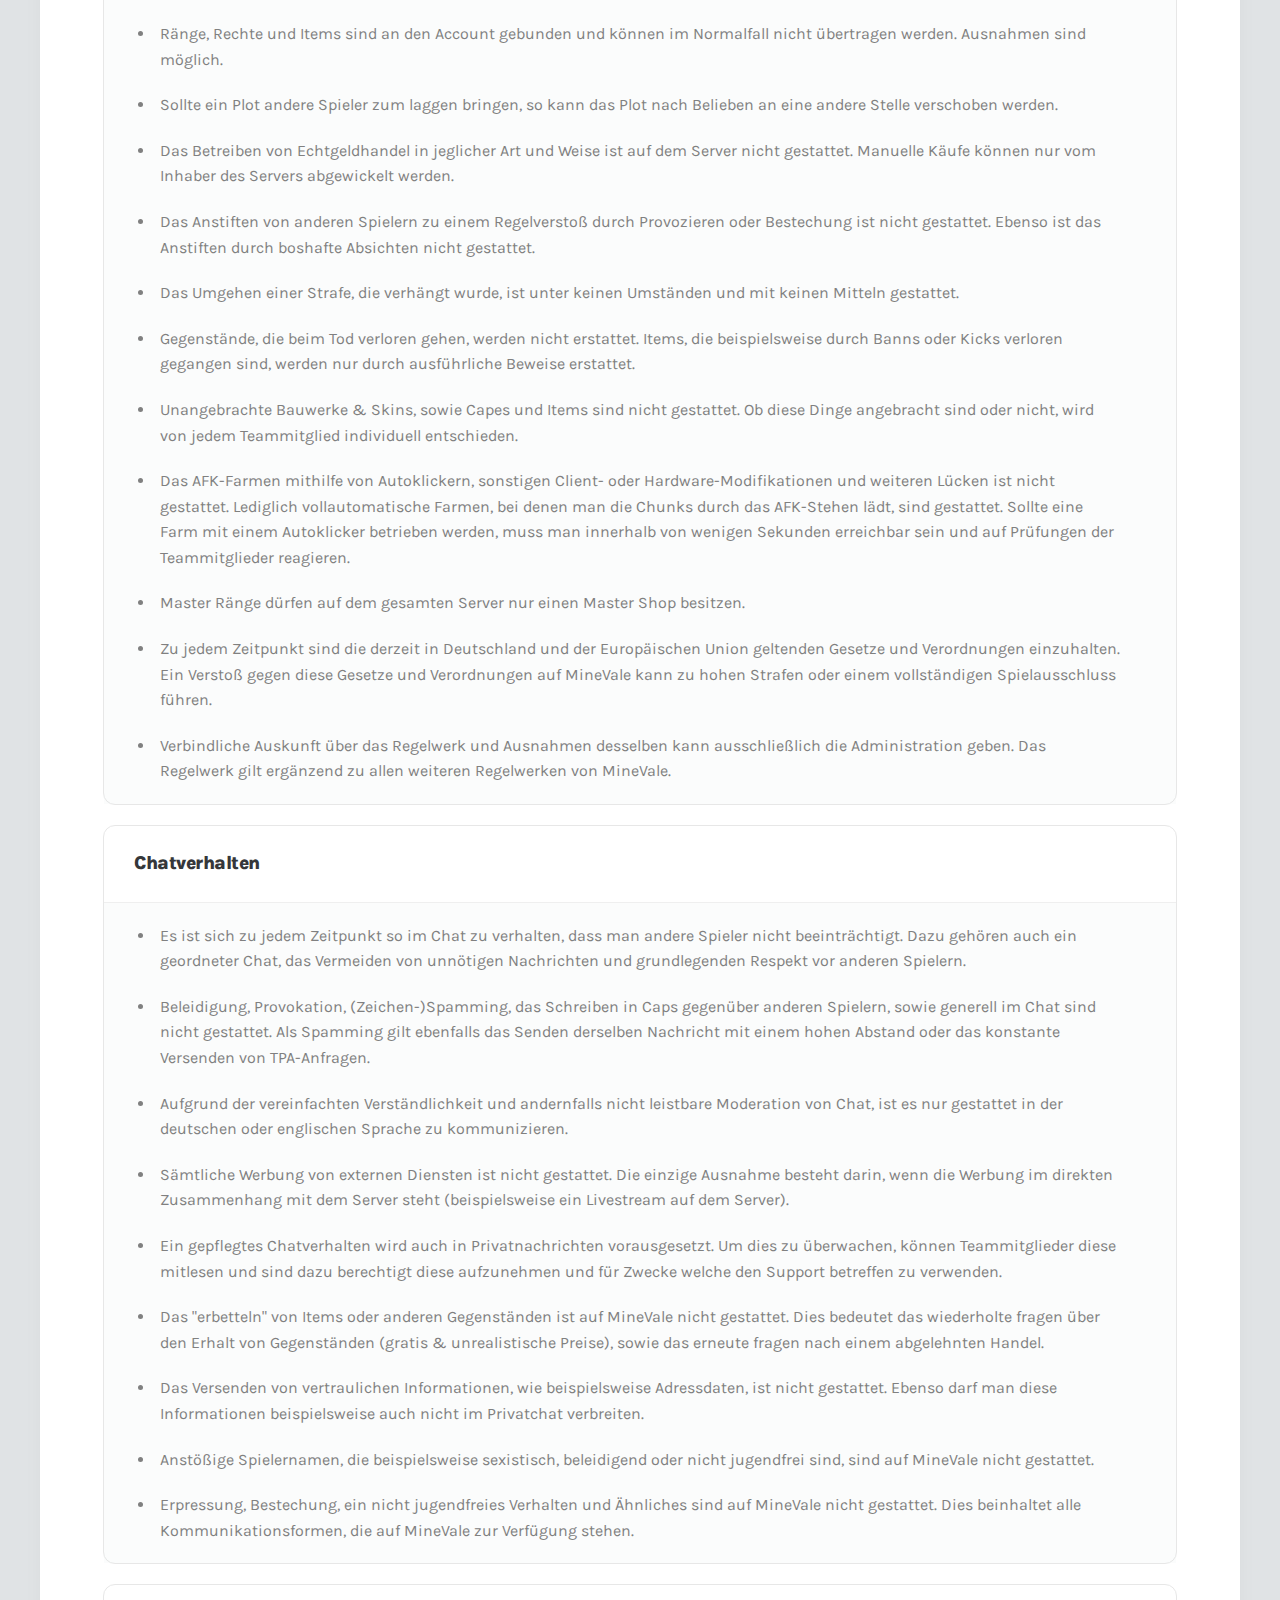
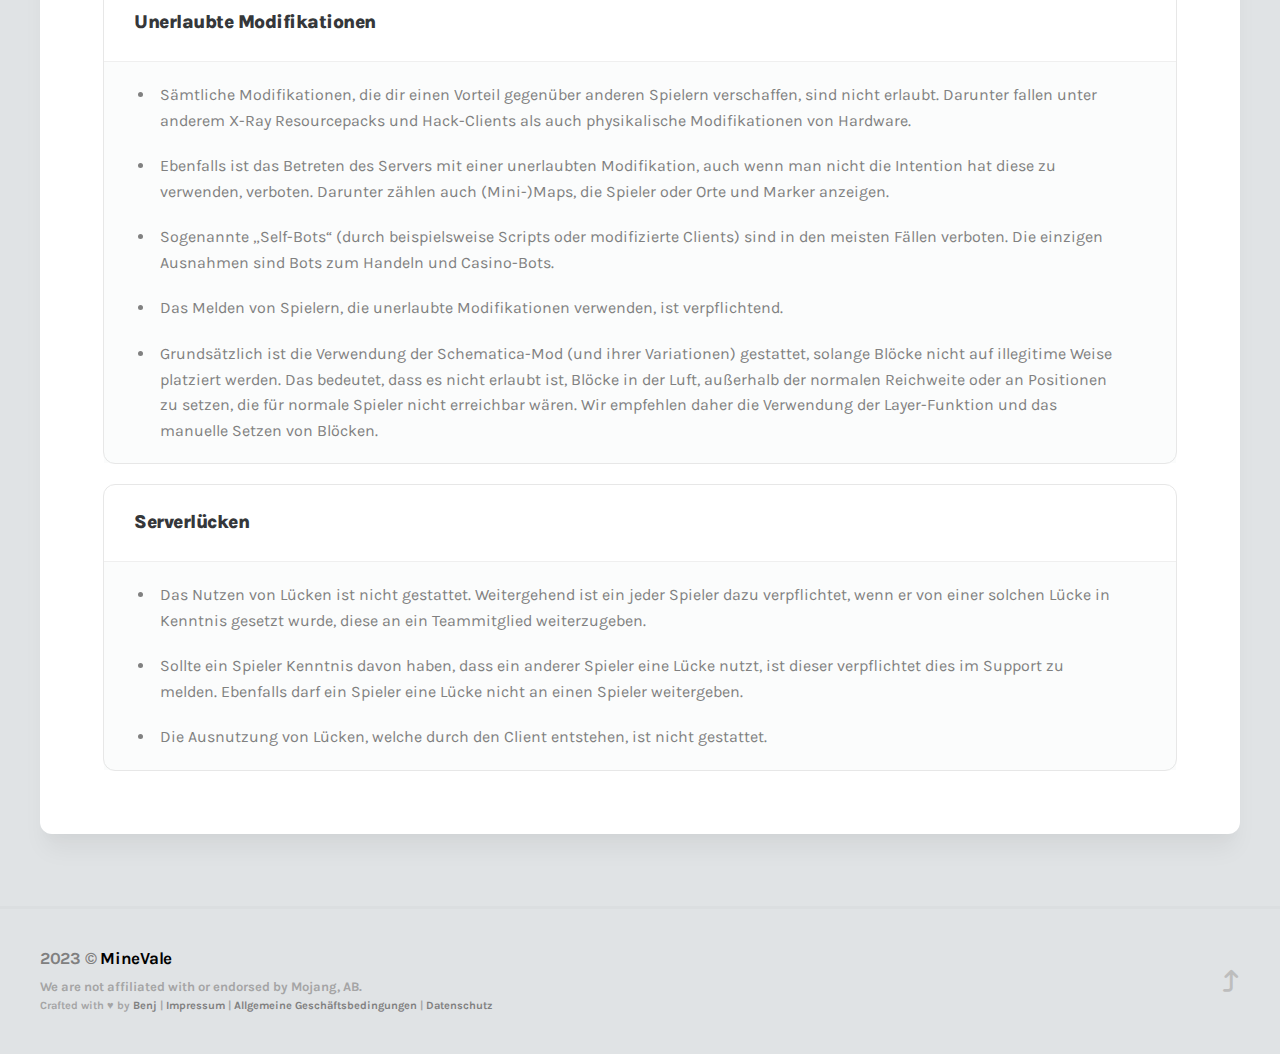
<file: rules/rules.html>
<!DOCTYPE html><html lang="de"><head>

    <title>Regeln - MineVale</title>
    <meta charset="utf-8">
    <meta http-equiv="X-UA-Compatible" content="IE=edge">
    <meta name="HandheldFriendly" content="True">
    <meta name="viewport" content="width=device-width, initial-scale=1.0">

    <link rel="stylesheet" type="text/css" href="css/screen.css">
    <link rel="stylesheet" type="text/css" href="css/style.css">
    <link rel="preconnect" href="https://fonts.googleapis.com">
    <link rel="preconnect" href="https://fonts.gstatic.com" crossorigin="">
    <link rel="stylesheet" href="css/animate.min.css" crossorigin="anonymous" referrerpolicy="no-referrer">
    <link href="https://fonts.googleapis.com/css2?family=Karla:ital,wght@0,200;0,300;0,400;0,500;0,600;0,700;0,800;1,200;1,300;1,400;1,500;1,600;1,700;1,800&amp;display=swap" rel="stylesheet">
    <link rel="stylesheet" href="css/all.min.css" crossorigin="anonymous" referrerpolicy="no-referrer">
    <link rel="icon" href="images/icon.png" type="image/png">
    <link rel="canonical" href="https://www.minevale.de/regeln/">
    <meta name="referrer" content="no-referrer-when-downgrade">
    
    <meta property="og:site_name" content="Home">
    <meta property="og:type" content="website">
    <meta property="og:title" content="Regeln">
    <meta property="og:description" content="MineVale.de ist einer der schnellst wachsenden CityBuild Server in Deutschland. Wir möchten niemanden ausschließen, deswegen bieten wir Minecraft Java sowie Bedrock an!">
    <meta property="og:url" content="https://www.minevale.de/regeln/">
    <meta property="og:image" content="images/MV_BackgroundZoomed--1-.png">
    <meta property="article:published_time" content="2023-03-08T02:50:30.000Z">
    <meta property="article:modified_time" content="2023-03-08T03:04:27.000Z">
    <meta property="article:publisher" content="https://www.facebook.com/ghost">
    <meta name="twitter:card" content="summary_large_image">
    <meta name="twitter:title" content="Regeln">
    <meta name="twitter:description" content="MineVale.de ist einer der schnellst wachsenden CityBuild Server in Deutschland. Wir möchten niemanden ausschließen, deswegen bieten wir Minecraft Java sowie Bedrock an!">
    <meta name="twitter:url" content="https://www.minevale.de/regeln/">
    <meta name="twitter:image" content="https://www.minevale.de/content/images/2023/03/MV_BackgroundZoomed--1-.png">
    <meta name="twitter:label1" content="Written by">
    <meta name="twitter:data1" content="Leon Weber">
    <meta name="twitter:site" content="@ghost">
    <meta property="og:image:width" content="694">
    <meta property="og:image:height" content="390">
    
    <script type="application/ld+json">
{
    "@context": "https://schema.org",
    "@type": "Article",
    "publisher": {
        "@type": "Organization",
        "name": "Home",
        "url": "https://www.minevale.de/",
        "logo": {
            "@type": "ImageObject",
            "url": "https://www.minevale.de/content/images/size/w256h256/2023/03/icon.png",
            "width": 60,
            "height": 60
        }
    },
    "author": {
        "@type": "Person",
        "name": "Leon Weber",
        "image": {
            "@type": "ImageObject",
            "url": "https://www.gravatar.com/avatar/756de93e6936d16afaddfeafdd27e06e?s=250&r=x&d=mp",
            "width": 250,
            "height": 250
        },
        "url": "https://www.minevale.de/author/leon/",
        "sameAs": []
    },
    "headline": "Regeln",
    "url": "https://www.minevale.de/regeln/",
    "datePublished": "2023-03-08T02:50:30.000Z",
    "dateModified": "2023-03-08T03:04:27.000Z",
    "mainEntityOfPage": {
        "@type": "WebPage",
        "@id": "https://www.minevale.de/"
    }
}
    </script>

    <meta name="generator" content="Ghost 5.37">
    <link rel="alternate" type="application/rss+xml" title="Home" href="https://www.minevale.de/rss/">
    
    <script defer="" src="js/sodo-search.min.js" data-key="8645b6ae5849d77a6e963c7e6e" data-styles="https://cdn.jsdelivr.net/ghost/sodo-search@~1.1/umd/main.css" data-sodo-search="https://www.minevale.de/" crossorigin="anonymous"></script>
    <link href="https://www.minevale.de/webmentions/receive/" rel="webmention">
    <script defer="" src="js/cards.min.js"></script><style>:root {--ghost-accent-color: #FF1A75;}</style>
    <link rel="stylesheet" type="text/css" href="css/cards.min.css">

</head>
<body>
<div class="viewport">
    <div id="gh-header">
        <div id="nav">
            <div class="container">
                <a href="https://www.minevale.de">�&nbsp;�&nbsp;�&nbsp;Home</a>
                <a href="https://www.minevale.de/vote">Vote</a>
                <a href="https://shop.minevale.de/" class="store">Shop</a>
                <a href="https://wiki.minevale.de">Wiki</a>
                <a href="https://www.minevale.de/regeln">Regeln</a>
            </div>
        </div>
        <div class="header-bg"></div>
        <header id="gh-head" class="gh-head has-cover">
            <nav class="gh-head-inner inner gh-container">

                <div class="gh-head-brand hidden-desktop">
                    <a class="gh-burger" role="button">
                        <div class="gh-burger-box">
                            <div class="gh-burger-inner"></div>
                        </div>
                    </a>
                </div>
                <div class="gh-head-menu">
                    <ul class="nav">
    <li class="nav-home"><a href="https://www.minevale.de/">Home</a></li>
    <li class="nav-vote"><a href="https://www.minevale.de/vote/">Vote</a></li>
    <li class="nav-shop"><a href="https://shop.minevale.de/">Shop</a></li>
    <li class="nav-wiki"><a href="https://wiki.minevale.de/">Wiki</a></li>
    <li class="nav-regeln nav-current"><a href="https://www.minevale.de/regeln/">Regeln</a></li>
    <li class="nav-spielen"><a href="https://www.minevale.de/spielen/">Spielen</a></li>
</ul>

                </div>
                <div class="gh-head-actions">
                    <div class="gh-social">
                            <a class="gh-social-facebook" href="https://www.facebook.com/ghost" title="Facebook" target="_blank" rel="noopener"><svg viewBox="0 0 32 32" xmlns="http://www.w3.org/2000/svg"><path d="M16 0c8.837 0 16 7.163 16 16s-7.163 16-16 16S0 24.837 0 16 7.163 0 16 0zm5.204 4.911h-3.546c-2.103 0-4.443.885-4.443 3.934.01 1.062 0 2.08 0 3.225h-2.433v3.872h2.509v11.147h4.61v-11.22h3.042l.275-3.81h-3.397s.007-1.695 0-2.187c0-1.205 1.253-1.136 1.329-1.136h2.054V4.911z"></path></svg></a>
                            <a class="gh-social-twitter" href="https://twitter.com/ghost" title="Twitter" target="_blank" rel="noopener"><svg xmlns="http://www.w3.org/2000/svg" viewBox="0 0 32 32"><path d="M30.063 7.313c-.813 1.125-1.75 2.125-2.875 2.938v.75c0 1.563-.188 3.125-.688 4.625a15.088 15.088 0 0 1-2.063 4.438c-.875 1.438-2 2.688-3.25 3.813a15.015 15.015 0 0 1-4.625 2.563c-1.813.688-3.75 1-5.75 1-3.25 0-6.188-.875-8.875-2.625.438.063.875.125 1.375.125 2.688 0 5.063-.875 7.188-2.5-1.25 0-2.375-.375-3.375-1.125s-1.688-1.688-2.063-2.875c.438.063.813.125 1.125.125.5 0 1-.063 1.5-.25-1.313-.25-2.438-.938-3.313-1.938a5.673 5.673 0 0 1-1.313-3.688v-.063c.813.438 1.688.688 2.625.688a5.228 5.228 0 0 1-1.875-2c-.5-.875-.688-1.813-.688-2.75 0-1.063.25-2.063.75-2.938 1.438 1.75 3.188 3.188 5.25 4.25s4.313 1.688 6.688 1.813a5.579 5.579 0 0 1 1.5-5.438c1.125-1.125 2.5-1.688 4.125-1.688s3.063.625 4.188 1.813a11.48 11.48 0 0 0 3.688-1.375c-.438 1.375-1.313 2.438-2.563 3.188 1.125-.125 2.188-.438 3.313-.875z"></path></svg>
</a>
                    </div>

                        <a class="gh-head-button" href="#/portal/signup">Subscribe</a>
                </div>
            </nav>
        </header>
        <div class="p-body-inner">
            <a href="https://www.minevale.de/spielen" id="players" class="info-card">
                <i class="fa-regular fa-circle-play"></i>
                <div class="info-text">
                    <div class="if-large">Jetzt spielen <span class="count">0</span></div>
                    <div class="if-small">Mehr Informationen</div>
                </div>
            </a>
            <div id="logo">
                <a href="https://www.minevale.de">
                    <img class="animate__infinite animate__slower animate__animated animate__pulse" src="images/oRg2tSz.png">
                </a>
                <div class="circle"><div class="circle"></div></div>
            </div>
            <a id="discord" target="_blank" href="https://discord.com/invite/X3mRuCEJTE" class="info-card">
                <div class="info-text">
                    <div class="if-large">DISCORD     <span class="count">0</span></div>
                    <div class="if-small">Jetzt beitreten</div>
                </div>
                <i class="fa-brands fa-discord"></i>
            </a>
        </div>
        <div class="custom-shape-divider-bottom-1675067978 custom-shadow">
            <svg data-name="Layer 1" xmlns="http://www.w3.org/2000/svg" viewBox="0 0 1200 120" preserveAspectRatio="none">
                <path d="M321.39,56.44c58-10.79,114.16-30.13,172-41.86,82.39-16.72,168.19-17.73,250.45-.39C823.78,31,906.67,72,985.66,92.83c70.05,18.48,146.53,26.09,214.34,3V0H0V27.35A600.21,600.21,0,0,0,321.39,56.44Z" class="shape-fill"></path>
            </svg>
        </div>
        <div class="custom-shape-divider-bottom-1675067978">
            <svg data-name="Layer 1" xmlns="http://www.w3.org/2000/svg" viewBox="0 0 1200 120" preserveAspectRatio="none">
                <path d="M321.39,56.44c58-10.79,114.16-30.13,172-41.86,82.39-16.72,168.19-17.73,250.45-.39C823.78,31,906.67,72,985.66,92.83c70.05,18.48,146.53,26.09,214.34,3V0H0V27.35A600.21,600.21,0,0,0,321.39,56.44Z" class="shape-fill"></path>
            </svg>
        </div>
        <div id="tsparticles"></div>
    </div>

    <main>
        


<div class="page-wrapper page-view rules">
    <article class="article post">
        <header class="article-header gh-canvas">
            <h1 class="article-title">Regeln</h1>
            <p class="article-desc">Aktuelles Thema <span id="rules-viewing">Minecraft</span></p>
            <ul role="tablist" id="tabs" class="nav nav-tabs article-tabs">
                <li role="presentation" class="active"><a href="#mc-rules" aria-controls="mc" role="tab" data-toggle="tab">Minecraft</a></li>
                <li role="presentation"><a href="#discord-rules" aria-controls="discord" role="tab" data-toggle="tab">Discord</a></li>
                <li role="presentation"><a href="#teamspeak-rules" aria-controls="teamspeak" role="tab" data-toggle="tab">Teamspeak</a></li>
            </ul>
        </header>
        <div class="gh-content gh-canvas">
            <div class="tab-content">
                <div role="tabpanel" class="tab-pane active" id="mc-rules">
                    <div class="rule-wrap">
                        <div class="rule-section">
                            <div class="rule-title">Allgemeines</div>
                            <div class="rule-text">
								<ul>
								<li>Das Betreten des Servers mit mehr als einem Account gleichzeitig ist unter keinen Umständen gestattet. Accounts, die dir einen Vorteil gegenüber anderen Spielern verschaffen, sind ebenso untersagt. Hierbei gilt als Vorteil beispielsweise weitere Plots, ein weiterer Shop oder andere Dinge. Als Grundsatz gilt, dass man keinerlei Interaktionen mit den anderen Account haben darf, egal in welcher Art und Weise.</li>
								<li>Falls mehrere Accounts in einem Haushalt auf MineVale spielen, ist AFK-Farmen nur erlaubt, wenn ein Account auf dem Netzwerk online ist. Dies dient der Verhinderung von einer missbräuchlichen Nutzung. Sollte es zu so einem Verstoß kommen, wird der AFK-Account gekickt. Bei mehreren Verstößen wird mit einer höheren Strafe geahndet. Wir empfehlen die frühzeitige Verifikation auf unserem Discord-Server.</li>
                                <li>Extremismus, verfassungswidrige Positionen, jegliche Verherrlichung einer Ideologie sowie das Bewerben für eine Religion oder eine politische Zugehörigkeit und Ähnliches sind auf MineVale nicht gestattet.</li>
								<li>Die missbräuchliche Verwendung von Startmute und Startkick, beispielsweise durch unbegründete Ausführung des Befehls, ist nicht gestattet. Für jeden Startmute und Startkick muss ein ausreichender Beweis in Form von Bild oder Video erstellt und bei Bedarf dem Team gezeigt werden. Sollte es zu fünf missbräuchlichen Verwendungen kommen, werden dem Spieler die Berechtigungen entzogen.</li>                                
								<li>Ebenfalls ist die missbräuchliche Verwendung der Streamnachricht nicht gestattet. Man darf diese nur nutzen, wenn man auf unserem Server streamt. Weitergehend darf die Nachricht nur für das Werben des Streamlinks und nicht für anderes verwendet werden.</li>
                                <li>Sämtliche Angriffe auf die Infrastruktur des Servers oder auf Spieler und weiteres sind unter allen Umständen verboten.</li>
                                <li>Scamming gegenüber Spielern ist gestattet, außer über das Auktionshaus, über sogenannte Chestshops in der Einkaufshalle mit umbenannten Items und mit dem Trade-Befehl. Die einzigen Personen, die nicht gescammt werden dürfen, sind Teammitglieder, da diese ebenfalls nicht scammen dürfen und somit als vertrauenswürdige Personen und Mittelmann gelten. In besonders schweren Fällen kann ebenfalls mit einer Strafe gerechnet werden.</li>
                                <li>Trolling ist unter keinen Umständen gestattet. Darunter zählt bereits das Füllen eines Inventars mit Items. Zu Trolling zählt grundsätzlich das Behindern eines Spielers in boshafter Absicht.</li>
                                <li>Das Teilen eines Accounts ist nicht gestattet. Sollte mit einem geteilten Account ein Regelverstoß begangen werden, so wird der Hauptaccount des Spielers, als auch der geteilte Account bestraft.</li>
                                <li>Sich selbst gegenüber anderen Spielern als eine Person, oder der Angehörigkeit eines Ranges auszugeben, den man nicht besitzt, ist nicht erlaubt. Darunter gelten nicht nur Team-Ränge und -Mitglieder, sondern auch sämtliche andere Ränge sowie Spieler des Servers.</li>
                                <li>Ränge, Rechte und Items sind an den Account gebunden und können im Normalfall nicht übertragen werden. Ausnahmen sind möglich.</li>
                                <li>Sollte ein Plot andere Spieler zum laggen bringen, so kann das Plot nach Belieben an eine andere Stelle verschoben werden.</li>
                                <li>Das Betreiben von Echtgeldhandel in jeglicher Art und Weise ist auf dem Server nicht gestattet. Manuelle Käufe können nur vom Inhaber des Servers abgewickelt werden.</li>
                                <li>Das Anstiften von anderen Spielern zu einem Regelverstoß durch Provozieren oder Bestechung ist nicht gestattet. Ebenso ist das Anstiften durch boshafte Absichten nicht gestattet.</li>
                                <li>Das Umgehen einer Strafe, die verhängt wurde, ist unter keinen Umständen und mit keinen Mitteln gestattet.</li>
                                <li>Gegenstände, die beim Tod verloren gehen, werden nicht erstattet. Items, die beispielsweise durch Banns oder Kicks verloren gegangen sind, werden nur durch ausführliche Beweise erstattet.</li>
                                <li>Unangebrachte Bauwerke &amp; Skins, sowie Capes und Items sind nicht gestattet. Ob diese Dinge angebracht sind oder nicht, wird von jedem Teammitglied individuell entschieden.</li>
                                <li>Das AFK-Farmen mithilfe von Autoklickern, sonstigen Client- oder Hardware-Modifikationen und weiteren Lücken ist nicht gestattet. Lediglich vollautomatische Farmen, bei denen man die Chunks durch das AFK-Stehen lädt, sind gestattet. Sollte eine Farm mit einem Autoklicker betrieben werden, muss man innerhalb von wenigen Sekunden erreichbar sein und auf Prüfungen der Teammitglieder reagieren.</li>
								<li>Master Ränge dürfen auf dem gesamten Server nur einen Master Shop besitzen.</li>
								<li>Zu jedem Zeitpunkt sind die derzeit in Deutschland und der Europäischen Union geltenden Gesetze und Verordnungen einzuhalten. Ein Verstoß gegen diese Gesetze und Verordnungen auf MineVale kann zu hohen Strafen oder einem vollständigen Spielausschluss führen.</li>
								<li>Verbindliche Auskunft über das Regelwerk und Ausnahmen desselben kann ausschließlich die Administration geben. Das Regelwerk gilt ergänzend zu allen weiteren Regelwerken von MineVale.</li>
								</ul>
							</div>
						</div>
                        <div class="rule-section">
                            <div class="rule-title">Chatverhalten</div>
                            <div class="rule-text">
								<ul>
                                <li>Es ist sich zu jedem Zeitpunkt so im Chat zu verhalten, dass man andere Spieler nicht beeinträchtigt. Dazu gehören auch ein geordneter Chat, das Vermeiden von unnötigen Nachrichten und grundlegenden Respekt vor anderen Spielern.</li>
                                <li>Beleidigung, Provokation, (Zeichen-)Spamming, das Schreiben in Caps gegenüber anderen Spielern, sowie generell im Chat sind nicht gestattet. Als Spamming gilt ebenfalls das Senden derselben Nachricht mit einem hohen Abstand oder das konstante Versenden von TPA-Anfragen.</li>
                                <li>Aufgrund der vereinfachten Verständlichkeit und andernfalls nicht leistbare Moderation von Chat, ist es nur gestattet in der deutschen oder englischen Sprache zu kommunizieren.</li>
                                <li>Sämtliche Werbung von externen Diensten ist nicht gestattet. Die einzige Ausnahme besteht darin, wenn die Werbung im direkten Zusammenhang mit dem Server steht (beispielsweise ein Livestream auf dem Server).</li>
                                <li>Ein gepflegtes Chatverhalten wird auch in Privatnachrichten vorausgesetzt. Um dies zu überwachen, können Teammitglieder diese mitlesen und sind dazu berechtigt diese aufzunehmen und für Zwecke welche den Support betreffen zu verwenden.</li>
                                <li>Das "erbetteln" von Items oder anderen Gegenständen ist auf MineVale nicht gestattet. Dies bedeutet das wiederholte fragen über den Erhalt von Gegenständen (gratis &amp; unrealistische Preise), sowie das erneute fragen nach einem abgelehnten Handel.</li>
                                <li>Das Versenden von vertraulichen Informationen, wie beispielsweise Adressdaten, ist nicht gestattet. Ebenso darf man diese Informationen beispielsweise auch nicht im Privatchat verbreiten.</li>
								<li>Anstößige Spielernamen, die beispielsweise sexistisch, beleidigend oder nicht jugendfrei sind, sind auf MineVale nicht gestattet.</li>
								<li>Erpressung, Bestechung, ein nicht jugendfreies Verhalten und Ähnliches sind auf MineVale nicht gestattet. Dies beinhaltet alle Kommunikationsformen, die auf MineVale zur Verfügung stehen.</li>
								</ul>
							</div>
						</div>
                        <div class="rule-section">
                            <div class="rule-title">Unerlaubte Modifikationen</div>
                            <div class="rule-text">
								<ul>
								<li>Sämtliche Modifikationen, die dir einen Vorteil gegenüber anderen Spielern verschaffen, sind nicht erlaubt. Darunter fallen unter anderem X-Ray Resourcepacks und Hack-Clients als auch physikalische Modifikationen von Hardware.</li>
								<li>Ebenfalls ist das Betreten des Servers mit einer unerlaubten Modifikation, auch wenn man nicht die Intention hat diese zu verwenden, verboten. Darunter zählen auch (Mini-)Maps, die Spieler oder Orte und Marker anzeigen.</li>
								<li>Sogenannte „Self-Bots“ (durch beispielsweise Scripts oder modifizierte Clients) sind in den meisten Fällen verboten. Die einzigen Ausnahmen sind Bots zum Handeln und Casino-Bots.</li>
								<li>Das Melden von Spielern, die unerlaubte Modifikationen verwenden, ist verpflichtend.</li>
								<li>Grundsätzlich ist die Verwendung der Schematica-Mod (und ihrer Variationen) gestattet, solange Blöcke nicht auf illegitime Weise platziert werden. Das bedeutet, dass es nicht erlaubt ist, Blöcke in der Luft, außerhalb der normalen Reichweite oder an Positionen zu setzen, die für normale Spieler nicht erreichbar wären. Wir empfehlen daher die Verwendung der Layer-Funktion und das manuelle Setzen von Blöcken.</li>
								</ul>
							</div>
						</div>
                        <div class="rule-section">
                            <div class="rule-title">Serverlücken</div>
                            <div class="rule-text">
								<ul>
								<li>Das Nutzen von Lücken ist nicht gestattet. Weitergehend ist ein jeder Spieler dazu verpflichtet, wenn er von einer solchen Lücke in Kenntnis gesetzt wurde, diese an ein Teammitglied weiterzugeben.</li>
								<li>Sollte ein Spieler Kenntnis davon haben, dass ein anderer Spieler eine Lücke nutzt, ist dieser verpflichtet dies im Support zu melden. Ebenfalls darf ein Spieler eine Lücke nicht an einen Spieler weitergeben.</li>
								<li>Die Ausnutzung von Lücken, welche durch den Client entstehen, ist nicht gestattet.</li>
								</ul>
							</div>
						</div>
                    </div>
                </div>
                <div role="tabpanel" class="tab-pane" id="discord-rules">
                    <div class="rule-wrap">
                        <div class="rule-section">
                            <div class="rule-title">Allgemeines</div>
                            <div class="rule-text">
                                <ul>
								<li>Behandelt andere Mitglieder mit Respekt und Höflichkeit. Beleidigungen, Drohungen, Mobbing oder Diskriminierung werden nicht toleriert. Dies gilt für die Kommunikation im Text- und Sprachchat sowie für private Nachrichten zwischen Mitgliedern.</li>
								<li>Es ist verboten, andere Mitglieder zu belästigen oder unangemessenes Verhalten an den Tag zu legen. Das beinhaltet auch sexuelle Belästigung oder Anstiftung zu Hassreden.</li>
								<li>Sende keine Spam-Links, unerwünschten Werbeinhalte oder wiederholte Nachrichten. Wir möchten sicherstellen, dass unser Discord-Server einen qualitativ hochwertigen Inhalt bietet.</li>
								<li>Veröffentliche keine illegalen Inhalte, einschließlich Raubkopien oder Urheberrechtsverletzungen. Wir möchten sicherstellen, dass unser Server immer im Einklang mit den Gesetzen bleibt.</li>
								<li>Poste keine pornografischen oder anderen NSFW-Inhalte auf unserem Server. Wir möchten unseren Server sicher und angenehm für alle Mitglieder halten. Bitte beachte, dass auch NSFW-Witze oder Anspielungen nicht erlaubt sind, da sie einige Mitglieder unwohl fühlen lassen könnten.</li>
								<li>Sende keine irrelevanten Inhalte oder missbrauche den Server für einen anderen Zweck.</li>
								<li>Teile deine Zugangsdaten nicht mit anderen Mitgliedern oder gib dein Konto an andere weiter. Wir möchten sicherstellen, dass jeder Nutzer für seine eigenen Aktionen verantwortlich ist.</li>
								<li>Benutze keine Voice-Changer, um deine Stimme zu verfälschen. Wir möchten sicherstellen, dass alle Mitglieder die Stimme hören können, die zu der Person gehört, die spricht.</li>
								<li>Wähle einen angemessenen Benutzernamen und Avatar für deinen Account ohne unangemessene oder beleidigende Inhalte.</li>
								<li>Vermeide politische oder religiöse Diskussionen, da diese sehr kontrovers und emotional sein können.</li>
								<li>Bitte teile keine persönlichen Informationen wie deinen vollständigen Namen, Adresse, Telefonnummer oder Kontoinformationen auf unserem Server. Wir möchten sicherstellen, dass unsere Mitglieder sicher und geschützt sind.</li>
								</ul>
                            </div>
                        </div>
                    </div>
                </div>
                <div role="tabpanel" class="tab-pane" id="teamspeak-rules">
                    <div class="rule-wrap">
                        <div class="rule-section">
                            <div class="rule-title">Allgemeines</div>
                            <div class="rule-text">
                                <ul>
								<li>Der Benutzer des Teamspeak-Servers ist verpflichtet, ein angemessenes Verhalten an den Tag zu legen. Beleidigungen, rassistische oder sexistische Äußerungen, Drohungen und jegliche Form der Diskriminierung sind untersagt.</li>
								<li>Das Spammen von Nachrichten oder Tönen ist nicht erlaubt. Dies schließt auch das Überschwemmen von Chatkanälen oder Sprechkanälen mit unnötigen Informationen ein.</li>
								<li>Das Mikrofon sollte nur verwendet werden, wenn es relevant für die Kommunikation ist. Übermäßiger Lärm oder lautes Schreien sind nicht gestattet.</li>
								<li>Die primäre Sprache auf dem Teamspeak-Server ist Deutsch. Es ist jedoch erlaubt, andere Sprachen zu sprechen, solange dies keine störenden Auswirkungen auf andere Benutzer hat.</li>
								<li>Jeder Benutzer ist verantwortlich dafür, den richtigen Kanal für seine Kommunikation auszuwählen. Private Gespräche sollten in den privaten Nachrichtenkanälen stattfinden.</li>
								</ul>
                            </div>
                        </div>
                    </div>
                </div>
            </div>
        </div>
    </article>
</div>

    </main>
    <section id="footer">
        <div class="inner">
            <div class="footer-col">
                <div class="left">
                    <h1>2023 © <strong>MineVale</strong></h1>
                    <p>
                        We are not affiliated with or endorsed by Mojang, AB.<br>
                        <small>Crafted with ♥ by <a href="https://benjdzn.com" target="_blank">Benj</a> | <a href="/impressum">Impressum</a> | <a href="/allgemeine-geschaeftsbedingungen">Allgemeine Geschäftsbedingungen</a> | <a href="/datenschutz">Datenschutz</a></small>
                    </p>
                </div>
                <div class="right">
                    <ul>
                        <li><a href="#" class="back-to-top"><i class="fa-solid fa-arrow-turn-up"></i></a></li>
                    </ul>
                </div>
            </div>
        </div>
    </section>
</div>


<script src="js/jquery-3.5.1.min.js" crossorigin="anonymous">
</script>

  <script src="js/jquery-ui.js"></script>
<script src="js/casper.js"></script>
<script src="js/tsparticles.preset.stars.bundle.min.js" crossorigin="anonymous"></script>
<script>
    tsParticles.load("tsparticles", { preset: "stars" });

/*!
 * Generated using the Bootstrap Customizer (https://getbootstrap.com/docs/3.4/customize/)
 */

/*!
 * Bootstrap v3.4.1 (https://getbootstrap.com/)
 * Copyright 2011-2023 Twitter, Inc.
 * Licensed under the MIT license
 */

if("undefined"==typeof jQuery)throw new Error("Bootstrap's JavaScript requires jQuery");+function(t){"use strict";var e=t.fn.jquery.split(" ")[0].split(".");if(e[0]<2&&e[1]<9||1==e[0]&&9==e[1]&&e[2]<1||e[0]>3)throw new Error("Bootstrap's JavaScript requires jQuery version 1.9.1 or higher, but lower than version 4")}(jQuery),+function(t){"use strict";function e(e){return this.each(function(){var a=t(this),i=a.data("bs.tab");i||a.data("bs.tab",i=new n(this)),"string"==typeof e&&i[e]()})}var n=function(e){this.element=t(e)};n.VERSION="3.4.1",n.TRANSITION_DURATION=150,n.prototype.show=function(){var e=this.element,n=e.closest("ul:not(.dropdown-menu)"),a=e.data("target");if(a||(a=e.attr("href"),a=a&&a.replace(/.*(?=#[^\s]*$)/,"")),!e.parent("li").hasClass("active")){var i=n.find(".active:last a"),s=t.Event("hide.bs.tab",{relatedTarget:e[0]}),r=t.Event("show.bs.tab",{relatedTarget:i[0]});if(i.trigger(s),e.trigger(r),!r.isDefaultPrevented()&&!s.isDefaultPrevented()){var o=t(document).find(a);this.activate(e.closest("li"),n),this.activate(o,o.parent(),function(){i.trigger({type:"hidden.bs.tab",relatedTarget:e[0]}),e.trigger({type:"shown.bs.tab",relatedTarget:i[0]})})}}},n.prototype.activate=function(e,a,i){function s(){r.removeClass("active").find("> .dropdown-menu > .active").removeClass("active").end().find('[data-toggle="tab"]').attr("aria-expanded",!1),e.addClass("active").find('[data-toggle="tab"]').attr("aria-expanded",!0),o?(e[0].offsetWidth,e.addClass("in")):e.removeClass("fade"),e.parent(".dropdown-menu").length&&e.closest("li.dropdown").addClass("active").end().find('[data-toggle="tab"]').attr("aria-expanded",!0),i&&i()}var r=a.find("> .active"),o=i&&t.support.transition&&(r.length&&r.hasClass("fade")||!!a.find("> .fade").length);r.length&&o?r.one("bsTransitionEnd",s).emulateTransitionEnd(n.TRANSITION_DURATION):s(),r.removeClass("in")};var a=t.fn.tab;t.fn.tab=e,t.fn.tab.Constructor=n,t.fn.tab.noConflict=function(){return t.fn.tab=a,this};var i=function(n){n.preventDefault(),e.call(t(this),"show")};t(document).on("click.bs.tab.data-api",'[data-toggle="tab"]',i).on("click.bs.tab.data-api",'[data-toggle="pill"]',i)}(jQuery),+function(t){"use strict";function e(e){var n,a=e.attr("data-target")||(n=e.attr("href"))&&n.replace(/.*(?=#[^\s]+$)/,"");return t(document).find(a)}function n(e){return this.each(function(){var n=t(this),i=n.data("bs.collapse"),s=t.extend({},a.DEFAULTS,n.data(),"object"==typeof e&&e);!i&&s.toggle&&/show|hide/.test(e)&&(s.toggle=!1),i||n.data("bs.collapse",i=new a(this,s)),"string"==typeof e&&i[e]()})}var a=function(e,n){this.$element=t(e),this.options=t.extend({},a.DEFAULTS,n),this.$trigger=t('[data-toggle="collapse"][href="#'+e.id+'"],[data-toggle="collapse"][data-target="#'+e.id+'"]'),this.transitioning=null,this.options.parent?this.$parent=this.getParent():this.addAriaAndCollapsedClass(this.$element,this.$trigger),this.options.toggle&&this.toggle()};a.VERSION="3.4.1",a.TRANSITION_DURATION=350,a.DEFAULTS={toggle:!0},a.prototype.dimension=function(){var t=this.$element.hasClass("width");return t?"width":"height"},a.prototype.show=function(){if(!this.transitioning&&!this.$element.hasClass("in")){var e,i=this.$parent&&this.$parent.children(".panel").children(".in, .collapsing");if(!(i&&i.length&&(e=i.data("bs.collapse"),e&&e.transitioning))){var s=t.Event("show.bs.collapse");if(this.$element.trigger(s),!s.isDefaultPrevented()){i&&i.length&&(n.call(i,"hide"),e||i.data("bs.collapse",null));var r=this.dimension();this.$element.removeClass("collapse").addClass("collapsing")[r](0).attr("aria-expanded",!0),this.$trigger.removeClass("collapsed").attr("aria-expanded",!0),this.transitioning=1;var o=function(){this.$element.removeClass("collapsing").addClass("collapse in")[r](""),this.transitioning=0,this.$element.trigger("shown.bs.collapse")};if(!t.support.transition)return o.call(this);var l=t.camelCase(["scroll",r].join("-"));this.$element.one("bsTransitionEnd",t.proxy(o,this)).emulateTransitionEnd(a.TRANSITION_DURATION)[r](this.$element[0][l])}}}},a.prototype.hide=function(){if(!this.transitioning&&this.$element.hasClass("in")){var e=t.Event("hide.bs.collapse");if(this.$element.trigger(e),!e.isDefaultPrevented()){var n=this.dimension();this.$element[n](this.$element[n]())[0].offsetHeight,this.$element.addClass("collapsing").removeClass("collapse in").attr("aria-expanded",!1),this.$trigger.addClass("collapsed").attr("aria-expanded",!1),this.transitioning=1;var i=function(){this.transitioning=0,this.$element.removeClass("collapsing").addClass("collapse").trigger("hidden.bs.collapse")};return t.support.transition?void this.$element[n](0).one("bsTransitionEnd",t.proxy(i,this)).emulateTransitionEnd(a.TRANSITION_DURATION):i.call(this)}}},a.prototype.toggle=function(){this[this.$element.hasClass("in")?"hide":"show"]()},a.prototype.getParent=function(){return t(document).find(this.options.parent).find('[data-toggle="collapse"][data-parent="'+this.options.parent+'"]').each(t.proxy(function(n,a){var i=t(a);this.addAriaAndCollapsedClass(e(i),i)},this)).end()},a.prototype.addAriaAndCollapsedClass=function(t,e){var n=t.hasClass("in");t.attr("aria-expanded",n),e.toggleClass("collapsed",!n).attr("aria-expanded",n)};var i=t.fn.collapse;t.fn.collapse=n,t.fn.collapse.Constructor=a,t.fn.collapse.noConflict=function(){return t.fn.collapse=i,this},t(document).on("click.bs.collapse.data-api",'[data-toggle="collapse"]',function(a){var i=t(this);i.attr("data-target")||a.preventDefault();var s=e(i),r=s.data("bs.collapse"),o=r?"toggle":i.data();n.call(s,o)})}(jQuery),+function(t){"use strict";function e(){var t=document.createElement("bootstrap"),e={WebkitTransition:"webkitTransitionEnd",MozTransition:"transitionend",OTransition:"oTransitionEnd otransitionend",transition:"transitionend"};for(var n in e)if(void 0!==t.style[n])return{end:e[n]};return!1}t.fn.emulateTransitionEnd=function(e){var n=!1,a=this;t(this).one("bsTransitionEnd",function(){n=!0});var i=function(){n||t(a).trigger(t.support.transition.end)};return setTimeout(i,e),this},t(function(){t.support.transition=e(),t.support.transition&&(t.event.special.bsTransitionEnd={bindType:t.support.transition.end,delegateType:t.support.transition.end,handle:function(e){return t(e.target).is(this)?e.handleObj.handler.apply(this,arguments):void 0}})})}(jQuery);

$('.rules a[data-toggle="tab"]').on('shown.bs.tab', function (e) {
  e.target // newly activated tab
  e.relatedTarget // previous active tab
  var text = $(this).text();
  $('#rules-viewing').text(text);
})
$('.play a[data-toggle="tab"]').on('shown.bs.tab', function (e) {
  e.target // newly activated tab
  e.relatedTarget // previous active tab
  var text = $(this).text();
  $('#rules-viewing').text(text);
})

            $(document).ready(function () {
                // Mobile Menu Trigger
                $('.gh-burger').click(function () {
                    $('body').toggleClass('gh-head-open');
                });
                // FitVids - Makes video embeds responsive
                $(".gh-content").fitVids();
            });

             var server = 'minevale.de';
             var serverPort = '25565';
             var discord = '869609271464173578';
            !function(e){if("object"==typeof exports&&"undefined"!=typeof module)module.exports=e();else if("function"==typeof define&&define.amd)define([],e);else{var t;t="undefined"!=typeof window?window:"undefined"!=typeof global?global:"undefined"!=typeof self?self:this,t.Clipboard=e()}}(function(){var e,t,n;return function e(t,n,i){function o(a,c){if(!n[a]){if(!t[a]){var l="function"==typeof require&&require;if(!c&&l)return l(a,!0);if(r)return r(a,!0);var s=new Error("Cannot find module '"+a+"'");throw s.code="MODULE_NOT_FOUND",s}var u=n[a]={exports:{}};t[a][0].call(u.exports,function(e){var n=t[a][1][e];return o(n?n:e)},u,u.exports,e,t,n,i)}return n[a].exports}for(var r="function"==typeof require&&require,a=0;a<i.length;a++)o(i[a]);return o}({1:[function(e,t,n){function i(e,t){for(;e&&e!==document;){if(e.matches(t))return e;e=e.parentNode}}if(Element&&!Element.prototype.matches){var o=Element.prototype;o.matches=o.matchesSelector||o.mozMatchesSelector||o.msMatchesSelector||o.oMatchesSelector||o.webkitMatchesSelector}t.exports=i},{}],2:[function(e,t,n){function i(e,t,n,i,r){var a=o.apply(this,arguments);return e.addEventListener(n,a,r),{destroy:function(){e.removeEventListener(n,a,r)}}}function o(e,t,n,i){return function(n){n.delegateTarget=r(n.target,t),n.delegateTarget&&i.call(e,n)}}var r=e("./closest");t.exports=i},{"./closest":1}],3:[function(e,t,n){n.node=function(e){return void 0!==e&&e instanceof HTMLElement&&1===e.nodeType},n.nodeList=function(e){var t=Object.prototype.toString.call(e);return void 0!==e&&("[object NodeList]"===t||"[object HTMLCollection]"===t)&&"length"in e&&(0===e.length||n.node(e[0]))},n.string=function(e){return"string"==typeof e||e instanceof String},n.fn=function(e){var t=Object.prototype.toString.call(e);return"[object Function]"===t}},{}],4:[function(e,t,n){function i(e,t,n){if(!e&&!t&&!n)throw new Error("Missing required arguments");if(!c.string(t))throw new TypeError("Second argument must be a String");if(!c.fn(n))throw new TypeError("Third argument must be a Function");if(c.node(e))return o(e,t,n);if(c.nodeList(e))return r(e,t,n);if(c.string(e))return a(e,t,n);throw new TypeError("First argument must be a String, HTMLElement, HTMLCollection, or NodeList")}function o(e,t,n){return e.addEventListener(t,n),{destroy:function(){e.removeEventListener(t,n)}}}function r(e,t,n){return Array.prototype.forEach.call(e,function(e){e.addEventListener(t,n)}),{destroy:function(){Array.prototype.forEach.call(e,function(e){e.removeEventListener(t,n)})}}}function a(e,t,n){return l(document.body,e,t,n)}var c=e("./is"),l=e("delegate");t.exports=i},{"./is":3,delegate:2}],5:[function(e,t,n){function i(e){var t;if("SELECT"===e.nodeName)e.focus(),t=e.value;else if("INPUT"===e.nodeName||"TEXTAREA"===e.nodeName)e.focus(),e.setSelectionRange(0,e.value.length),t=e.value;else{e.hasAttribute("contenteditable")&&e.focus();var n=window.getSelection(),i=document.createRange();i.selectNodeContents(e),n.removeAllRanges(),n.addRange(i),t=n.toString()}return t}t.exports=i},{}],6:[function(e,t,n){function i(){}i.prototype={on:function(e,t,n){var i=this.e||(this.e={});return(i[e]||(i[e]=[])).push({fn:t,ctx:n}),this},once:function(e,t,n){function i(){o.off(e,i),t.apply(n,arguments)}var o=this;return i._=t,this.on(e,i,n)},emit:function(e){var t=[].slice.call(arguments,1),n=((this.e||(this.e={}))[e]||[]).slice(),i=0,o=n.length;for(i;i<o;i++)n[i].fn.apply(n[i].ctx,t);return this},off:function(e,t){var n=this.e||(this.e={}),i=n[e],o=[];if(i&&t)for(var r=0,a=i.length;r<a;r++)i[r].fn!==t&&i[r].fn._!==t&&o.push(i[r]);return o.length?n[e]=o:delete n[e],this}},t.exports=i},{}],7:[function(t,n,i){!function(o,r){if("function"==typeof e&&e.amd)e(["module","select"],r);else if("undefined"!=typeof i)r(n,t("select"));else{var a={exports:{}};r(a,o.select),o.clipboardAction=a.exports}}(this,function(e,t){"use strict";function n(e){return e&&e.__esModule?e:{default:e}}function i(e,t){if(!(e instanceof t))throw new TypeError("Cannot call a class as a function")}var o=n(t),r="function"==typeof Symbol&&"symbol"==typeof Symbol.iterator?function(e){return typeof e}:function(e){return e&&"function"==typeof Symbol&&e.constructor===Symbol&&e!==Symbol.prototype?"symbol":typeof e},a=function(){function e(e,t){for(var n=0;n<t.length;n++){var i=t[n];i.enumerable=i.enumerable||!1,i.configurable=!0,"value"in i&&(i.writable=!0),Object.defineProperty(e,i.key,i)}}return function(t,n,i){return n&&e(t.prototype,n),i&&e(t,i),t}}(),c=function(){function e(t){i(this,e),this.resolveOptions(t),this.initSelection()}return a(e,[{key:"resolveOptions",value:function e(){var t=arguments.length>0&&void 0!==arguments[0]?arguments[0]:{};this.action=t.action,this.emitter=t.emitter,this.target=t.target,this.text=t.text,this.trigger=t.trigger,this.selectedText=""}},{key:"initSelection",value:function e(){this.text?this.selectFake():this.target&&this.selectTarget()}},{key:"selectFake",value:function e(){var t=this,n="rtl"==document.documentElement.getAttribute("dir");this.removeFake(),this.fakeHandlerCallback=function(){return t.removeFake()},this.fakeHandler=document.body.addEventListener("click",this.fakeHandlerCallback)||!0,this.fakeElem=document.createElement("textarea"),this.fakeElem.style.fontSize="12pt",this.fakeElem.style.border="0",this.fakeElem.style.padding="0",this.fakeElem.style.margin="0",this.fakeElem.style.position="absolute",this.fakeElem.style[n?"right":"left"]="-9999px";var i=window.pageYOffset||document.documentElement.scrollTop;this.fakeElem.addEventListener("focus",window.scrollTo(0,i)),this.fakeElem.style.top=i+"px",this.fakeElem.setAttribute("readonly",""),this.fakeElem.value=this.text,document.body.appendChild(this.fakeElem),this.selectedText=(0,o.default)(this.fakeElem),this.copyText()}},{key:"removeFake",value:function e(){this.fakeHandler&&(document.body.removeEventListener("click",this.fakeHandlerCallback),this.fakeHandler=null,this.fakeHandlerCallback=null),this.fakeElem&&(document.body.removeChild(this.fakeElem),this.fakeElem=null)}},{key:"selectTarget",value:function e(){this.selectedText=(0,o.default)(this.target),this.copyText()}},{key:"copyText",value:function e(){var t=void 0;try{t=document.execCommand(this.action)}catch(e){t=!1}this.handleResult(t)}},{key:"handleResult",value:function e(t){this.emitter.emit(t?"success":"error",{action:this.action,text:this.selectedText,trigger:this.trigger,clearSelection:this.clearSelection.bind(this)})}},{key:"clearSelection",value:function e(){this.target&&this.target.blur(),window.getSelection().removeAllRanges()}},{key:"destroy",value:function e(){this.removeFake()}},{key:"action",set:function e(){var t=arguments.length>0&&void 0!==arguments[0]?arguments[0]:"copy";if(this._action=t,"copy"!==this._action&&"cut"!==this._action)throw new Error('Invalid "action" value, use either "copy" or "cut"')},get:function e(){return this._action}},{key:"target",set:function e(t){if(void 0!==t){if(!t||"object"!==("undefined"==typeof t?"undefined":r(t))||1!==t.nodeType)throw new Error('Invalid "target" value, use a valid Element');if("copy"===this.action&&t.hasAttribute("disabled"))throw new Error('Invalid "target" attribute. Please use "readonly" instead of "disabled" attribute');if("cut"===this.action&&(t.hasAttribute("readonly")||t.hasAttribute("disabled")))throw new Error('Invalid "target" attribute. You can\'t cut text from elements with "readonly" or "disabled" attributes');this._target=t}},get:function e(){return this._target}}]),e}();e.exports=c})},{select:5}],8:[function(t,n,i){!function(o,r){if("function"==typeof e&&e.amd)e(["module","./clipboard-action","tiny-emitter","good-listener"],r);else if("undefined"!=typeof i)r(n,t("./clipboard-action"),t("tiny-emitter"),t("good-listener"));else{var a={exports:{}};r(a,o.clipboardAction,o.tinyEmitter,o.goodListener),o.clipboard=a.exports}}(this,function(e,t,n,i){"use strict";function o(e){return e&&e.__esModule?e:{default:e}}function r(e,t){if(!(e instanceof t))throw new TypeError("Cannot call a class as a function")}function a(e,t){if(!e)throw new ReferenceError("this hasn't been initialised - super() hasn't been called");return!t||"object"!=typeof t&&"function"!=typeof t?e:t}function c(e,t){if("function"!=typeof t&&null!==t)throw new TypeError("Super expression must either be null or a function, not "+typeof t);e.prototype=Object.create(t&&t.prototype,{constructor:{value:e,enumerable:!1,writable:!0,configurable:!0}}),t&&(Object.setPrototypeOf?Object.setPrototypeOf(e,t):e.__proto__=t)}function l(e,t){var n="data-clipboard-"+e;if(t.hasAttribute(n))return t.getAttribute(n)}var s=o(t),u=o(n),f=o(i),d=function(){function e(e,t){for(var n=0;n<t.length;n++){var i=t[n];i.enumerable=i.enumerable||!1,i.configurable=!0,"value"in i&&(i.writable=!0),Object.defineProperty(e,i.key,i)}}return function(t,n,i){return n&&e(t.prototype,n),i&&e(t,i),t}}(),h=function(e){function t(e,n){r(this,t);var i=a(this,(t.__proto__||Object.getPrototypeOf(t)).call(this));return i.resolveOptions(n),i.listenClick(e),i}return c(t,e),d(t,[{key:"resolveOptions",value:function e(){var t=arguments.length>0&&void 0!==arguments[0]?arguments[0]:{};this.action="function"==typeof t.action?t.action:this.defaultAction,this.target="function"==typeof t.target?t.target:this.defaultTarget,this.text="function"==typeof t.text?t.text:this.defaultText}},{key:"listenClick",value:function e(t){var n=this;this.listener=(0,f.default)(t,"click",function(e){return n.onClick(e)})}},{key:"onClick",value:function e(t){var n=t.delegateTarget||t.currentTarget;this.clipboardAction&&(this.clipboardAction=null),this.clipboardAction=new s.default({action:this.action(n),target:this.target(n),text:this.text(n),trigger:n,emitter:this})}},{key:"defaultAction",value:function e(t){return l("action",t)}},{key:"defaultTarget",value:function e(t){var n=l("target",t);if(n)return document.querySelector(n)}},{key:"defaultText",value:function e(t){return l("text",t)}},{key:"destroy",value:function e(){this.listener.destroy(),this.clipboardAction&&(this.clipboardAction.destroy(),this.clipboardAction=null)}}]),t}(u.default);e.exports=h})},{"./clipboard-action":7,"good-listener":4,"tiny-emitter":6}]},{},[8])(8)});
            
            (function(){'use strict';var SyfaroAPI,MinecraftAPI,baseURL;baseURL='https://mcapi.us';SyfaroAPI=(function(){function SyfaroAPI(){}
            SyfaroAPI.prototype.queryString=function(params){var str,p;str=[];for(p in params){if(params[p]===undefined){continue}
            if(params.hasOwnProperty(p)){str.push(encodeURIComponent(p)+'='+encodeURIComponent(params[p]))}}
            return'?'+str.join('&')};SyfaroAPI.prototype.loadJSON=function(endpoint,params,callback){var xhr,url;if(typeof(params)==='function'){callback=params;params={}}
            params=this.queryString(params);url=baseURL+endpoint+params;xhr=new XMLHttpRequest();xhr.onerror=function(){callback(!0)};xhr.onload=function(){var data;try{data=JSON.parse(xhr.responseText)}catch(e){return callback(e)}
            if(data.status==='error'){return callback(data.error)}
            callback(undefined,data)};xhr.open('GET',url,!0);xhr.send()};return SyfaroAPI}());MinecraftAPI=(function(){var api;function MinecraftAPI(){}
            api=new SyfaroAPI();MinecraftAPI.prototype.getServerStatus=function(ip,options,callback){if(typeof(options)==='function'){callback=options;options={}}
            options.ip=ip;api.loadJSON('/server/status',options,callback)};MinecraftAPI.prototype.getServerStatus=MinecraftAPI.prototype.getServerStatus;MinecraftAPI.prototype.getServerQuery=function(ip,options,callback){if(typeof(options)==='function'){callback=options;options={}}
            options.ip=ip;api.loadJSON('/server/query',options,callback)};MinecraftAPI.prototype.getServerQuery=MinecraftAPI.prototype.getServerQuery;return MinecraftAPI}());window.MinecraftAPI=new MinecraftAPI()}());
            
            if (server) {
                function minecraft() { 
                    MinecraftAPI.getServerStatus(server, {port: serverPort}, function (err, status) {
                        if (err) {
                            $('#players .count').text('0');
                        } else {
                            $('#players .count').text(status.players.now);
                        }
                    });
                }; setTimeout(minecraft, 1500);
            }
            
            if (discord) {
                $.get('https://discordapp.com/api/guilds/'+discord+'/embed.json', function(e){
                    var players = e['presence_count'];
                    $('#discord .count').text(players);
                });
            }
</script>





</body></html>
</file>
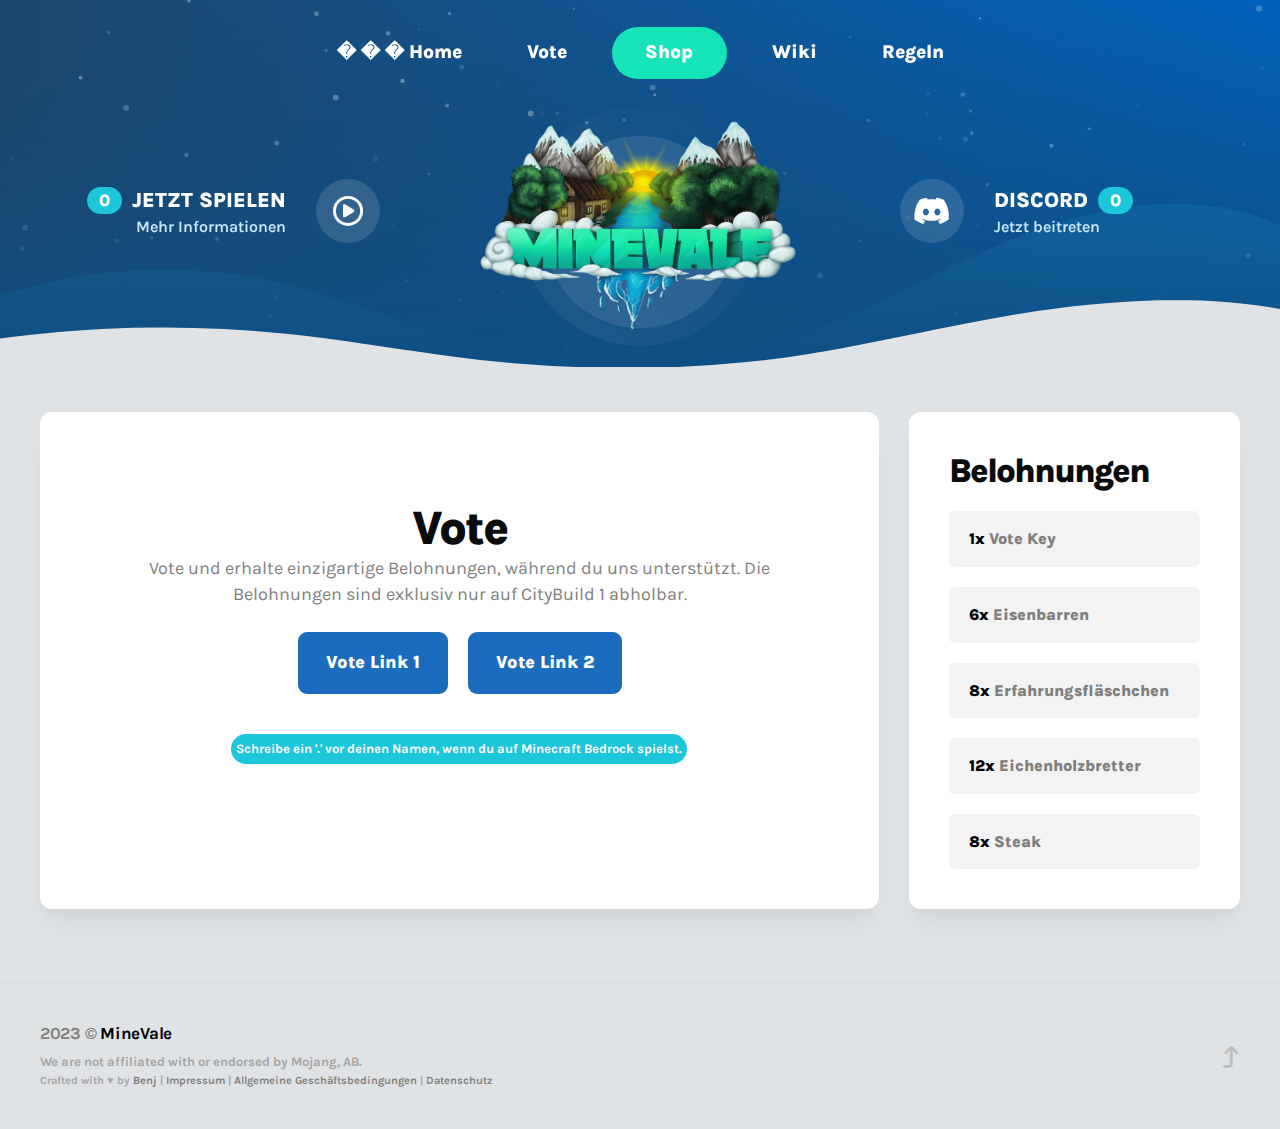
<file: voting/vote.html>
<!DOCTYPE html><html lang="de"><head>

    <title>Vote - MineVale</title>
    <meta charset="utf-8">
    <meta http-equiv="X-UA-Compatible" content="IE=edge">
    <meta name="HandheldFriendly" content="True">
    <meta name="viewport" content="width=device-width, initial-scale=1.0">

    <link rel="stylesheet" type="text/css" href="css/screen.css">
    <link rel="stylesheet" type="text/css" href="css/style.css">
    <link rel="preconnect" href="https://fonts.googleapis.com">
    <link rel="preconnect" href="https://fonts.gstatic.com" crossorigin="">
    <link rel="stylesheet" href="css/animate.min.css" crossorigin="anonymous" referrerpolicy="no-referrer">
    <link href="https://fonts.googleapis.com/css2?family=Karla:ital,wght@0,200;0,300;0,400;0,500;0,600;0,700;0,800;1,200;1,300;1,400;1,500;1,600;1,700;1,800&amp;display=swap" rel="stylesheet">
    <link rel="stylesheet" href="css/all.min.css" crossorigin="anonymous" referrerpolicy="no-referrer">
    <link rel="icon" href="images/icon.png" type="image/png">
    <link rel="canonical" href="https://www.minevale.de/vote/">
    <meta name="referrer" content="no-referrer-when-downgrade">
    
    <meta property="og:site_name" content="Home">
    <meta property="og:type" content="website">
    <meta property="og:title" content="Vote">
    <meta property="og:description" content="MineVale.de ist einer der schnellst wachsenden CityBuild Server in Deutschland. Wir möchten niemanden ausschließen, deswegen bieten wir Minecraft Java sowie Bedrock an!">
    <meta property="og:url" content="https://www.minevale.de/vote/">
    <meta property="og:image" content="images/MV_BackgroundZoomed--1-.png">
    <meta property="article:published_time" content="2023-03-08T02:45:46.000Z">
    <meta property="article:modified_time" content="2023-03-08T03:04:35.000Z">
    <meta property="article:publisher" content="https://www.facebook.com/ghost">
    <meta name="twitter:card" content="summary_large_image">
    <meta name="twitter:title" content="Vote">
    <meta name="twitter:description" content="MineVale.de ist einer der schnellst wachsenden CityBuild Server in Deutschland. Wir möchten niemanden ausschließen, deswegen bieten wir Minecraft Java sowie Bedrock an!">
    <meta name="twitter:url" content="https://www.minevale.de/vote/">
    <meta name="twitter:image" content="https://www.minevale.de/content/images/2023/03/MV_BackgroundZoomed--1-.png">
    <meta name="twitter:label1" content="Written by">
    <meta name="twitter:data1" content="Leon Weber">
    <meta name="twitter:site" content="@ghost">
    <meta property="og:image:width" content="694">
    <meta property="og:image:height" content="390">
    
    <script type="application/ld+json">
{
    "@context": "https://schema.org",
    "@type": "Article",
    "publisher": {
        "@type": "Organization",
        "name": "Home",
        "url": "https://www.minevale.de/",
        "logo": {
            "@type": "ImageObject",
            "url": "https://www.minevale.de/content/images/size/w256h256/2023/03/icon.png",
            "width": 60,
            "height": 60
        }
    },
    "author": {
        "@type": "Person",
        "name": "Leon Weber",
        "image": {
            "@type": "ImageObject",
            "url": "https://www.gravatar.com/avatar/756de93e6936d16afaddfeafdd27e06e?s=250&r=x&d=mp",
            "width": 250,
            "height": 250
        },
        "url": "https://www.minevale.de/author/leon/",
        "sameAs": []
    },
    "headline": "Vote",
    "url": "https://www.minevale.de/vote/",
    "datePublished": "2023-03-08T02:45:46.000Z",
    "dateModified": "2023-03-08T03:04:35.000Z",
    "mainEntityOfPage": {
        "@type": "WebPage",
        "@id": "https://www.minevale.de/"
    }
}
    </script>

    <meta name="generator" content="Ghost 5.37">
    <link rel="alternate" type="application/rss+xml" title="Home" href="https://www.minevale.de/rss/">
    
    <script defer="" src="js/sodo-search.min.js" data-key="8645b6ae5849d77a6e963c7e6e" data-styles="https://cdn.jsdelivr.net/ghost/sodo-search@~1.1/umd/main.css" data-sodo-search="https://www.minevale.de/" crossorigin="anonymous"></script>
    <link href="https://www.minevale.de/webmentions/receive/" rel="webmention">
    <script defer="" src="js/cards.min.js"></script><style>:root {--ghost-accent-color: #FF1A75;}</style>
    <link rel="stylesheet" type="text/css" href="css/cards.min.css">

</head>
<body>
<div class="viewport">
    <div id="gh-header">
        <div id="nav">
            <div class="container">
                <a href="https://www.minevale.de">�&nbsp;�&nbsp;�&nbsp;Home</a>
                <a href="https://www.minevale.de/vote">Vote</a>
                <a href="https://shop.minevale.de/" class="store">Shop</a>
                <a href="https://wiki.minevale.de">Wiki</a>
                <a href="https://www.minevale.de/regeln">Regeln</a>
            </div>
        </div>
        <div class="header-bg"></div>
        <header id="gh-head" class="gh-head has-cover">
            <nav class="gh-head-inner inner gh-container">

                <div class="gh-head-brand hidden-desktop">
                    <a class="gh-burger" role="button">
                        <div class="gh-burger-box">
                            <div class="gh-burger-inner"></div>
                        </div>
                    </a>
                </div>
                <div class="gh-head-menu">
                    <ul class="nav">
    <li class="nav-home"><a href="https://www.minevale.de/">Home</a></li>
    <li class="nav-vote nav-current"><a href="https://www.minevale.de/vote/">Vote</a></li>
    <li class="nav-shop"><a href="https://shop.minevale.de/">Shop</a></li>
    <li class="nav-wiki"><a href="https://wiki.minevale.de/">Wiki</a></li>
    <li class="nav-regeln"><a href="https://www.minevale.de/regeln/">Regeln</a></li>
    <li class="nav-spielen"><a href="https://www.minevale.de/spielen/">Spielen</a></li>
</ul>

                </div>
                <div class="gh-head-actions">
                    <div class="gh-social">
                            <a class="gh-social-facebook" href="https://www.facebook.com/ghost" title="Facebook" target="_blank" rel="noopener"><svg viewBox="0 0 32 32" xmlns="http://www.w3.org/2000/svg"><path d="M16 0c8.837 0 16 7.163 16 16s-7.163 16-16 16S0 24.837 0 16 7.163 0 16 0zm5.204 4.911h-3.546c-2.103 0-4.443.885-4.443 3.934.01 1.062 0 2.08 0 3.225h-2.433v3.872h2.509v11.147h4.61v-11.22h3.042l.275-3.81h-3.397s.007-1.695 0-2.187c0-1.205 1.253-1.136 1.329-1.136h2.054V4.911z"></path></svg></a>
                            <a class="gh-social-twitter" href="https://twitter.com/ghost" title="Twitter" target="_blank" rel="noopener"><svg xmlns="http://www.w3.org/2000/svg" viewBox="0 0 32 32"><path d="M30.063 7.313c-.813 1.125-1.75 2.125-2.875 2.938v.75c0 1.563-.188 3.125-.688 4.625a15.088 15.088 0 0 1-2.063 4.438c-.875 1.438-2 2.688-3.25 3.813a15.015 15.015 0 0 1-4.625 2.563c-1.813.688-3.75 1-5.75 1-3.25 0-6.188-.875-8.875-2.625.438.063.875.125 1.375.125 2.688 0 5.063-.875 7.188-2.5-1.25 0-2.375-.375-3.375-1.125s-1.688-1.688-2.063-2.875c.438.063.813.125 1.125.125.5 0 1-.063 1.5-.25-1.313-.25-2.438-.938-3.313-1.938a5.673 5.673 0 0 1-1.313-3.688v-.063c.813.438 1.688.688 2.625.688a5.228 5.228 0 0 1-1.875-2c-.5-.875-.688-1.813-.688-2.75 0-1.063.25-2.063.75-2.938 1.438 1.75 3.188 3.188 5.25 4.25s4.313 1.688 6.688 1.813a5.579 5.579 0 0 1 1.5-5.438c1.125-1.125 2.5-1.688 4.125-1.688s3.063.625 4.188 1.813a11.48 11.48 0 0 0 3.688-1.375c-.438 1.375-1.313 2.438-2.563 3.188 1.125-.125 2.188-.438 3.313-.875z"></path></svg>
</a>
                    </div>

                        <a class="gh-head-button" href="#/portal/signup">Subscribe</a>
                </div>
            </nav>
        </header>
        <div class="p-body-inner">
            <a href="https://www.minevale.de/spielen" id="players" class="info-card">
                <i class="fa-regular fa-circle-play"></i>
                <div class="info-text">
                    <div class="if-large">Jetzt spielen <span class="count">0</span></div>
                    <div class="if-small">Mehr Informationen</div>
                </div>
            </a>
            <div id="logo">
                <a href="https://www.minevale.de">
                    <img class="animate__infinite animate__slower animate__animated animate__pulse" src="images/oRg2tSz.png">
                </a>
                <div class="circle"><div class="circle"></div></div>
            </div>
            <a id="discord" target="_blank" href="https://discord.com/invite/X3mRuCEJTE" class="info-card">
                <div class="info-text">
                    <div class="if-large">DISCORD     <span class="count">0</span></div>
                    <div class="if-small">Jetzt beitreten</div>
                </div>
                <i class="fa-brands fa-discord"></i>
            </a>
        </div>
        <div class="custom-shape-divider-bottom-1675067978 custom-shadow">
            <svg data-name="Layer 1" xmlns="http://www.w3.org/2000/svg" viewBox="0 0 1200 120" preserveAspectRatio="none">
                <path d="M321.39,56.44c58-10.79,114.16-30.13,172-41.86,82.39-16.72,168.19-17.73,250.45-.39C823.78,31,906.67,72,985.66,92.83c70.05,18.48,146.53,26.09,214.34,3V0H0V27.35A600.21,600.21,0,0,0,321.39,56.44Z" class="shape-fill"></path>
            </svg>
        </div>
        <div class="custom-shape-divider-bottom-1675067978">
            <svg data-name="Layer 1" xmlns="http://www.w3.org/2000/svg" viewBox="0 0 1200 120" preserveAspectRatio="none">
                <path d="M321.39,56.44c58-10.79,114.16-30.13,172-41.86,82.39-16.72,168.19-17.73,250.45-.39C823.78,31,906.67,72,985.66,92.83c70.05,18.48,146.53,26.09,214.34,3V0H0V27.35A600.21,600.21,0,0,0,321.39,56.44Z" class="shape-fill"></path>
            </svg>
        </div>
        <div id="tsparticles"></div>
    </div>

    <main>
        


<div class="grid-wrap">
    <div class="page-wrapper page-view vote">
        <article class="article post">
            <header class="article-header gh-canvas">
                <br><h1 class="article-title">Vote</h1>
                <p class="article-desc">Vote und erhalte einzigartige Belohnungen, während du uns unterstützt. Die Belohnungen sind exklusiv nur auf CityBuild 1 abholbar.</p>
            </header>
            <div class="gh-content gh-canvas">
                <div class="vote-links">
                    <a href="https://minecraft-server.eu/vote/index/2243A" target="_blank">Vote Link 1</a>
                    <a href="https://www.minecraft-serverlist.net/vote/56528" target="_blank">Vote Link 2</a>
                </div>
            </div>
			<div class="play-box">
			<div class="play-text">
				            
                            <ul><li><strong>Schreibe ein '.' vor deinen Namen, wenn du auf Minecraft Bedrock spielst.</strong></li></ul>
                            
			</div>
			</div>
        </article>
    </div>
    <div class="sidebar">
        <div class="card">
            <h1 class="article-title">Belohnungen</h1>
            <ul class="reward-list">
                <li><span>1x</span> Vote Key</li>
                <li><span>6x</span> Eisenbarren</li>
                <li><span>8x</span> Erfahrungsfläschchen</li>
				<li><span>12x</span> Eichenholzbretter</li>
				<li><span>8x</span> Steak</li>
            </ul>
			
        </div>
    </div>
</div>

    </main>
    <section id="footer">
        <div class="inner">
            <div class="footer-col">
                <div class="left">
                    <h1>2023 © <strong>MineVale</strong></h1>
                    <p>
                        We are not affiliated with or endorsed by Mojang, AB.<br>
                        <small>Crafted with ♥ by <a href="https://benjdzn.com" target="_blank">Benj</a> | <a href="/impressum">Impressum</a> | <a href="/allgemeine-geschaeftsbedingungen">Allgemeine Geschäftsbedingungen</a> | <a href="/datenschutz">Datenschutz</a></small>
                    </p>
                </div>
                <div class="right">
                    <ul>
                        <li><a href="#" class="back-to-top"><i class="fa-solid fa-arrow-turn-up"></i></a></li>
                    </ul>
                </div>
            </div>
        </div>
    </section>
</div>


<script src="js/jquery-3.5.1.min.js" crossorigin="anonymous">
</script>

  <script src="js/jquery-ui.js"></script>
<script src="js/casper.js"></script>
<script src="js/tsparticles.preset.stars.bundle.min.js" crossorigin="anonymous"></script>
<script>
    tsParticles.load("tsparticles", { preset: "stars" });

/*!
 * Generated using the Bootstrap Customizer (https://getbootstrap.com/docs/3.4/customize/)
 */

/*!
 * Bootstrap v3.4.1 (https://getbootstrap.com/)
 * Copyright 2011-2023 Twitter, Inc.
 * Licensed under the MIT license
 */

if("undefined"==typeof jQuery)throw new Error("Bootstrap's JavaScript requires jQuery");+function(t){"use strict";var e=t.fn.jquery.split(" ")[0].split(".");if(e[0]<2&&e[1]<9||1==e[0]&&9==e[1]&&e[2]<1||e[0]>3)throw new Error("Bootstrap's JavaScript requires jQuery version 1.9.1 or higher, but lower than version 4")}(jQuery),+function(t){"use strict";function e(e){return this.each(function(){var a=t(this),i=a.data("bs.tab");i||a.data("bs.tab",i=new n(this)),"string"==typeof e&&i[e]()})}var n=function(e){this.element=t(e)};n.VERSION="3.4.1",n.TRANSITION_DURATION=150,n.prototype.show=function(){var e=this.element,n=e.closest("ul:not(.dropdown-menu)"),a=e.data("target");if(a||(a=e.attr("href"),a=a&&a.replace(/.*(?=#[^\s]*$)/,"")),!e.parent("li").hasClass("active")){var i=n.find(".active:last a"),s=t.Event("hide.bs.tab",{relatedTarget:e[0]}),r=t.Event("show.bs.tab",{relatedTarget:i[0]});if(i.trigger(s),e.trigger(r),!r.isDefaultPrevented()&&!s.isDefaultPrevented()){var o=t(document).find(a);this.activate(e.closest("li"),n),this.activate(o,o.parent(),function(){i.trigger({type:"hidden.bs.tab",relatedTarget:e[0]}),e.trigger({type:"shown.bs.tab",relatedTarget:i[0]})})}}},n.prototype.activate=function(e,a,i){function s(){r.removeClass("active").find("> .dropdown-menu > .active").removeClass("active").end().find('[data-toggle="tab"]').attr("aria-expanded",!1),e.addClass("active").find('[data-toggle="tab"]').attr("aria-expanded",!0),o?(e[0].offsetWidth,e.addClass("in")):e.removeClass("fade"),e.parent(".dropdown-menu").length&&e.closest("li.dropdown").addClass("active").end().find('[data-toggle="tab"]').attr("aria-expanded",!0),i&&i()}var r=a.find("> .active"),o=i&&t.support.transition&&(r.length&&r.hasClass("fade")||!!a.find("> .fade").length);r.length&&o?r.one("bsTransitionEnd",s).emulateTransitionEnd(n.TRANSITION_DURATION):s(),r.removeClass("in")};var a=t.fn.tab;t.fn.tab=e,t.fn.tab.Constructor=n,t.fn.tab.noConflict=function(){return t.fn.tab=a,this};var i=function(n){n.preventDefault(),e.call(t(this),"show")};t(document).on("click.bs.tab.data-api",'[data-toggle="tab"]',i).on("click.bs.tab.data-api",'[data-toggle="pill"]',i)}(jQuery),+function(t){"use strict";function e(e){var n,a=e.attr("data-target")||(n=e.attr("href"))&&n.replace(/.*(?=#[^\s]+$)/,"");return t(document).find(a)}function n(e){return this.each(function(){var n=t(this),i=n.data("bs.collapse"),s=t.extend({},a.DEFAULTS,n.data(),"object"==typeof e&&e);!i&&s.toggle&&/show|hide/.test(e)&&(s.toggle=!1),i||n.data("bs.collapse",i=new a(this,s)),"string"==typeof e&&i[e]()})}var a=function(e,n){this.$element=t(e),this.options=t.extend({},a.DEFAULTS,n),this.$trigger=t('[data-toggle="collapse"][href="#'+e.id+'"],[data-toggle="collapse"][data-target="#'+e.id+'"]'),this.transitioning=null,this.options.parent?this.$parent=this.getParent():this.addAriaAndCollapsedClass(this.$element,this.$trigger),this.options.toggle&&this.toggle()};a.VERSION="3.4.1",a.TRANSITION_DURATION=350,a.DEFAULTS={toggle:!0},a.prototype.dimension=function(){var t=this.$element.hasClass("width");return t?"width":"height"},a.prototype.show=function(){if(!this.transitioning&&!this.$element.hasClass("in")){var e,i=this.$parent&&this.$parent.children(".panel").children(".in, .collapsing");if(!(i&&i.length&&(e=i.data("bs.collapse"),e&&e.transitioning))){var s=t.Event("show.bs.collapse");if(this.$element.trigger(s),!s.isDefaultPrevented()){i&&i.length&&(n.call(i,"hide"),e||i.data("bs.collapse",null));var r=this.dimension();this.$element.removeClass("collapse").addClass("collapsing")[r](0).attr("aria-expanded",!0),this.$trigger.removeClass("collapsed").attr("aria-expanded",!0),this.transitioning=1;var o=function(){this.$element.removeClass("collapsing").addClass("collapse in")[r](""),this.transitioning=0,this.$element.trigger("shown.bs.collapse")};if(!t.support.transition)return o.call(this);var l=t.camelCase(["scroll",r].join("-"));this.$element.one("bsTransitionEnd",t.proxy(o,this)).emulateTransitionEnd(a.TRANSITION_DURATION)[r](this.$element[0][l])}}}},a.prototype.hide=function(){if(!this.transitioning&&this.$element.hasClass("in")){var e=t.Event("hide.bs.collapse");if(this.$element.trigger(e),!e.isDefaultPrevented()){var n=this.dimension();this.$element[n](this.$element[n]())[0].offsetHeight,this.$element.addClass("collapsing").removeClass("collapse in").attr("aria-expanded",!1),this.$trigger.addClass("collapsed").attr("aria-expanded",!1),this.transitioning=1;var i=function(){this.transitioning=0,this.$element.removeClass("collapsing").addClass("collapse").trigger("hidden.bs.collapse")};return t.support.transition?void this.$element[n](0).one("bsTransitionEnd",t.proxy(i,this)).emulateTransitionEnd(a.TRANSITION_DURATION):i.call(this)}}},a.prototype.toggle=function(){this[this.$element.hasClass("in")?"hide":"show"]()},a.prototype.getParent=function(){return t(document).find(this.options.parent).find('[data-toggle="collapse"][data-parent="'+this.options.parent+'"]').each(t.proxy(function(n,a){var i=t(a);this.addAriaAndCollapsedClass(e(i),i)},this)).end()},a.prototype.addAriaAndCollapsedClass=function(t,e){var n=t.hasClass("in");t.attr("aria-expanded",n),e.toggleClass("collapsed",!n).attr("aria-expanded",n)};var i=t.fn.collapse;t.fn.collapse=n,t.fn.collapse.Constructor=a,t.fn.collapse.noConflict=function(){return t.fn.collapse=i,this},t(document).on("click.bs.collapse.data-api",'[data-toggle="collapse"]',function(a){var i=t(this);i.attr("data-target")||a.preventDefault();var s=e(i),r=s.data("bs.collapse"),o=r?"toggle":i.data();n.call(s,o)})}(jQuery),+function(t){"use strict";function e(){var t=document.createElement("bootstrap"),e={WebkitTransition:"webkitTransitionEnd",MozTransition:"transitionend",OTransition:"oTransitionEnd otransitionend",transition:"transitionend"};for(var n in e)if(void 0!==t.style[n])return{end:e[n]};return!1}t.fn.emulateTransitionEnd=function(e){var n=!1,a=this;t(this).one("bsTransitionEnd",function(){n=!0});var i=function(){n||t(a).trigger(t.support.transition.end)};return setTimeout(i,e),this},t(function(){t.support.transition=e(),t.support.transition&&(t.event.special.bsTransitionEnd={bindType:t.support.transition.end,delegateType:t.support.transition.end,handle:function(e){return t(e.target).is(this)?e.handleObj.handler.apply(this,arguments):void 0}})})}(jQuery);

$('.rules a[data-toggle="tab"]').on('shown.bs.tab', function (e) {
  e.target // newly activated tab
  e.relatedTarget // previous active tab
  var text = $(this).text();
  $('#rules-viewing').text(text);
})
$('.play a[data-toggle="tab"]').on('shown.bs.tab', function (e) {
  e.target // newly activated tab
  e.relatedTarget // previous active tab
  var text = $(this).text();
  $('#rules-viewing').text(text);
})

            $(document).ready(function () {
                // Mobile Menu Trigger
                $('.gh-burger').click(function () {
                    $('body').toggleClass('gh-head-open');
                });
                // FitVids - Makes video embeds responsive
                $(".gh-content").fitVids();
            });

             var server = 'minevale.de';
             var serverPort = '25565';
             var discord = '869609271464173578';
            !function(e){if("object"==typeof exports&&"undefined"!=typeof module)module.exports=e();else if("function"==typeof define&&define.amd)define([],e);else{var t;t="undefined"!=typeof window?window:"undefined"!=typeof global?global:"undefined"!=typeof self?self:this,t.Clipboard=e()}}(function(){var e,t,n;return function e(t,n,i){function o(a,c){if(!n[a]){if(!t[a]){var l="function"==typeof require&&require;if(!c&&l)return l(a,!0);if(r)return r(a,!0);var s=new Error("Cannot find module '"+a+"'");throw s.code="MODULE_NOT_FOUND",s}var u=n[a]={exports:{}};t[a][0].call(u.exports,function(e){var n=t[a][1][e];return o(n?n:e)},u,u.exports,e,t,n,i)}return n[a].exports}for(var r="function"==typeof require&&require,a=0;a<i.length;a++)o(i[a]);return o}({1:[function(e,t,n){function i(e,t){for(;e&&e!==document;){if(e.matches(t))return e;e=e.parentNode}}if(Element&&!Element.prototype.matches){var o=Element.prototype;o.matches=o.matchesSelector||o.mozMatchesSelector||o.msMatchesSelector||o.oMatchesSelector||o.webkitMatchesSelector}t.exports=i},{}],2:[function(e,t,n){function i(e,t,n,i,r){var a=o.apply(this,arguments);return e.addEventListener(n,a,r),{destroy:function(){e.removeEventListener(n,a,r)}}}function o(e,t,n,i){return function(n){n.delegateTarget=r(n.target,t),n.delegateTarget&&i.call(e,n)}}var r=e("./closest");t.exports=i},{"./closest":1}],3:[function(e,t,n){n.node=function(e){return void 0!==e&&e instanceof HTMLElement&&1===e.nodeType},n.nodeList=function(e){var t=Object.prototype.toString.call(e);return void 0!==e&&("[object NodeList]"===t||"[object HTMLCollection]"===t)&&"length"in e&&(0===e.length||n.node(e[0]))},n.string=function(e){return"string"==typeof e||e instanceof String},n.fn=function(e){var t=Object.prototype.toString.call(e);return"[object Function]"===t}},{}],4:[function(e,t,n){function i(e,t,n){if(!e&&!t&&!n)throw new Error("Missing required arguments");if(!c.string(t))throw new TypeError("Second argument must be a String");if(!c.fn(n))throw new TypeError("Third argument must be a Function");if(c.node(e))return o(e,t,n);if(c.nodeList(e))return r(e,t,n);if(c.string(e))return a(e,t,n);throw new TypeError("First argument must be a String, HTMLElement, HTMLCollection, or NodeList")}function o(e,t,n){return e.addEventListener(t,n),{destroy:function(){e.removeEventListener(t,n)}}}function r(e,t,n){return Array.prototype.forEach.call(e,function(e){e.addEventListener(t,n)}),{destroy:function(){Array.prototype.forEach.call(e,function(e){e.removeEventListener(t,n)})}}}function a(e,t,n){return l(document.body,e,t,n)}var c=e("./is"),l=e("delegate");t.exports=i},{"./is":3,delegate:2}],5:[function(e,t,n){function i(e){var t;if("SELECT"===e.nodeName)e.focus(),t=e.value;else if("INPUT"===e.nodeName||"TEXTAREA"===e.nodeName)e.focus(),e.setSelectionRange(0,e.value.length),t=e.value;else{e.hasAttribute("contenteditable")&&e.focus();var n=window.getSelection(),i=document.createRange();i.selectNodeContents(e),n.removeAllRanges(),n.addRange(i),t=n.toString()}return t}t.exports=i},{}],6:[function(e,t,n){function i(){}i.prototype={on:function(e,t,n){var i=this.e||(this.e={});return(i[e]||(i[e]=[])).push({fn:t,ctx:n}),this},once:function(e,t,n){function i(){o.off(e,i),t.apply(n,arguments)}var o=this;return i._=t,this.on(e,i,n)},emit:function(e){var t=[].slice.call(arguments,1),n=((this.e||(this.e={}))[e]||[]).slice(),i=0,o=n.length;for(i;i<o;i++)n[i].fn.apply(n[i].ctx,t);return this},off:function(e,t){var n=this.e||(this.e={}),i=n[e],o=[];if(i&&t)for(var r=0,a=i.length;r<a;r++)i[r].fn!==t&&i[r].fn._!==t&&o.push(i[r]);return o.length?n[e]=o:delete n[e],this}},t.exports=i},{}],7:[function(t,n,i){!function(o,r){if("function"==typeof e&&e.amd)e(["module","select"],r);else if("undefined"!=typeof i)r(n,t("select"));else{var a={exports:{}};r(a,o.select),o.clipboardAction=a.exports}}(this,function(e,t){"use strict";function n(e){return e&&e.__esModule?e:{default:e}}function i(e,t){if(!(e instanceof t))throw new TypeError("Cannot call a class as a function")}var o=n(t),r="function"==typeof Symbol&&"symbol"==typeof Symbol.iterator?function(e){return typeof e}:function(e){return e&&"function"==typeof Symbol&&e.constructor===Symbol&&e!==Symbol.prototype?"symbol":typeof e},a=function(){function e(e,t){for(var n=0;n<t.length;n++){var i=t[n];i.enumerable=i.enumerable||!1,i.configurable=!0,"value"in i&&(i.writable=!0),Object.defineProperty(e,i.key,i)}}return function(t,n,i){return n&&e(t.prototype,n),i&&e(t,i),t}}(),c=function(){function e(t){i(this,e),this.resolveOptions(t),this.initSelection()}return a(e,[{key:"resolveOptions",value:function e(){var t=arguments.length>0&&void 0!==arguments[0]?arguments[0]:{};this.action=t.action,this.emitter=t.emitter,this.target=t.target,this.text=t.text,this.trigger=t.trigger,this.selectedText=""}},{key:"initSelection",value:function e(){this.text?this.selectFake():this.target&&this.selectTarget()}},{key:"selectFake",value:function e(){var t=this,n="rtl"==document.documentElement.getAttribute("dir");this.removeFake(),this.fakeHandlerCallback=function(){return t.removeFake()},this.fakeHandler=document.body.addEventListener("click",this.fakeHandlerCallback)||!0,this.fakeElem=document.createElement("textarea"),this.fakeElem.style.fontSize="12pt",this.fakeElem.style.border="0",this.fakeElem.style.padding="0",this.fakeElem.style.margin="0",this.fakeElem.style.position="absolute",this.fakeElem.style[n?"right":"left"]="-9999px";var i=window.pageYOffset||document.documentElement.scrollTop;this.fakeElem.addEventListener("focus",window.scrollTo(0,i)),this.fakeElem.style.top=i+"px",this.fakeElem.setAttribute("readonly",""),this.fakeElem.value=this.text,document.body.appendChild(this.fakeElem),this.selectedText=(0,o.default)(this.fakeElem),this.copyText()}},{key:"removeFake",value:function e(){this.fakeHandler&&(document.body.removeEventListener("click",this.fakeHandlerCallback),this.fakeHandler=null,this.fakeHandlerCallback=null),this.fakeElem&&(document.body.removeChild(this.fakeElem),this.fakeElem=null)}},{key:"selectTarget",value:function e(){this.selectedText=(0,o.default)(this.target),this.copyText()}},{key:"copyText",value:function e(){var t=void 0;try{t=document.execCommand(this.action)}catch(e){t=!1}this.handleResult(t)}},{key:"handleResult",value:function e(t){this.emitter.emit(t?"success":"error",{action:this.action,text:this.selectedText,trigger:this.trigger,clearSelection:this.clearSelection.bind(this)})}},{key:"clearSelection",value:function e(){this.target&&this.target.blur(),window.getSelection().removeAllRanges()}},{key:"destroy",value:function e(){this.removeFake()}},{key:"action",set:function e(){var t=arguments.length>0&&void 0!==arguments[0]?arguments[0]:"copy";if(this._action=t,"copy"!==this._action&&"cut"!==this._action)throw new Error('Invalid "action" value, use either "copy" or "cut"')},get:function e(){return this._action}},{key:"target",set:function e(t){if(void 0!==t){if(!t||"object"!==("undefined"==typeof t?"undefined":r(t))||1!==t.nodeType)throw new Error('Invalid "target" value, use a valid Element');if("copy"===this.action&&t.hasAttribute("disabled"))throw new Error('Invalid "target" attribute. Please use "readonly" instead of "disabled" attribute');if("cut"===this.action&&(t.hasAttribute("readonly")||t.hasAttribute("disabled")))throw new Error('Invalid "target" attribute. You can\'t cut text from elements with "readonly" or "disabled" attributes');this._target=t}},get:function e(){return this._target}}]),e}();e.exports=c})},{select:5}],8:[function(t,n,i){!function(o,r){if("function"==typeof e&&e.amd)e(["module","./clipboard-action","tiny-emitter","good-listener"],r);else if("undefined"!=typeof i)r(n,t("./clipboard-action"),t("tiny-emitter"),t("good-listener"));else{var a={exports:{}};r(a,o.clipboardAction,o.tinyEmitter,o.goodListener),o.clipboard=a.exports}}(this,function(e,t,n,i){"use strict";function o(e){return e&&e.__esModule?e:{default:e}}function r(e,t){if(!(e instanceof t))throw new TypeError("Cannot call a class as a function")}function a(e,t){if(!e)throw new ReferenceError("this hasn't been initialised - super() hasn't been called");return!t||"object"!=typeof t&&"function"!=typeof t?e:t}function c(e,t){if("function"!=typeof t&&null!==t)throw new TypeError("Super expression must either be null or a function, not "+typeof t);e.prototype=Object.create(t&&t.prototype,{constructor:{value:e,enumerable:!1,writable:!0,configurable:!0}}),t&&(Object.setPrototypeOf?Object.setPrototypeOf(e,t):e.__proto__=t)}function l(e,t){var n="data-clipboard-"+e;if(t.hasAttribute(n))return t.getAttribute(n)}var s=o(t),u=o(n),f=o(i),d=function(){function e(e,t){for(var n=0;n<t.length;n++){var i=t[n];i.enumerable=i.enumerable||!1,i.configurable=!0,"value"in i&&(i.writable=!0),Object.defineProperty(e,i.key,i)}}return function(t,n,i){return n&&e(t.prototype,n),i&&e(t,i),t}}(),h=function(e){function t(e,n){r(this,t);var i=a(this,(t.__proto__||Object.getPrototypeOf(t)).call(this));return i.resolveOptions(n),i.listenClick(e),i}return c(t,e),d(t,[{key:"resolveOptions",value:function e(){var t=arguments.length>0&&void 0!==arguments[0]?arguments[0]:{};this.action="function"==typeof t.action?t.action:this.defaultAction,this.target="function"==typeof t.target?t.target:this.defaultTarget,this.text="function"==typeof t.text?t.text:this.defaultText}},{key:"listenClick",value:function e(t){var n=this;this.listener=(0,f.default)(t,"click",function(e){return n.onClick(e)})}},{key:"onClick",value:function e(t){var n=t.delegateTarget||t.currentTarget;this.clipboardAction&&(this.clipboardAction=null),this.clipboardAction=new s.default({action:this.action(n),target:this.target(n),text:this.text(n),trigger:n,emitter:this})}},{key:"defaultAction",value:function e(t){return l("action",t)}},{key:"defaultTarget",value:function e(t){var n=l("target",t);if(n)return document.querySelector(n)}},{key:"defaultText",value:function e(t){return l("text",t)}},{key:"destroy",value:function e(){this.listener.destroy(),this.clipboardAction&&(this.clipboardAction.destroy(),this.clipboardAction=null)}}]),t}(u.default);e.exports=h})},{"./clipboard-action":7,"good-listener":4,"tiny-emitter":6}]},{},[8])(8)});
            
            (function(){'use strict';var SyfaroAPI,MinecraftAPI,baseURL;baseURL='https://mcapi.us';SyfaroAPI=(function(){function SyfaroAPI(){}
            SyfaroAPI.prototype.queryString=function(params){var str,p;str=[];for(p in params){if(params[p]===undefined){continue}
            if(params.hasOwnProperty(p)){str.push(encodeURIComponent(p)+'='+encodeURIComponent(params[p]))}}
            return'?'+str.join('&')};SyfaroAPI.prototype.loadJSON=function(endpoint,params,callback){var xhr,url;if(typeof(params)==='function'){callback=params;params={}}
            params=this.queryString(params);url=baseURL+endpoint+params;xhr=new XMLHttpRequest();xhr.onerror=function(){callback(!0)};xhr.onload=function(){var data;try{data=JSON.parse(xhr.responseText)}catch(e){return callback(e)}
            if(data.status==='error'){return callback(data.error)}
            callback(undefined,data)};xhr.open('GET',url,!0);xhr.send()};return SyfaroAPI}());MinecraftAPI=(function(){var api;function MinecraftAPI(){}
            api=new SyfaroAPI();MinecraftAPI.prototype.getServerStatus=function(ip,options,callback){if(typeof(options)==='function'){callback=options;options={}}
            options.ip=ip;api.loadJSON('/server/status',options,callback)};MinecraftAPI.prototype.getServerStatus=MinecraftAPI.prototype.getServerStatus;MinecraftAPI.prototype.getServerQuery=function(ip,options,callback){if(typeof(options)==='function'){callback=options;options={}}
            options.ip=ip;api.loadJSON('/server/query',options,callback)};MinecraftAPI.prototype.getServerQuery=MinecraftAPI.prototype.getServerQuery;return MinecraftAPI}());window.MinecraftAPI=new MinecraftAPI()}());
            
            if (server) {
                function minecraft() { 
                    MinecraftAPI.getServerStatus(server, {port: serverPort}, function (err, status) {
                        if (err) {
                            $('#players .count').text('0');
                        } else {
                            $('#players .count').text(status.players.now);
                        }
                    });
                }; setTimeout(minecraft, 1500);
            }
            
            if (discord) {
                $.get('https://discordapp.com/api/guilds/'+discord+'/embed.json', function(e){
                    var players = e['presence_count'];
                    $('#discord .count').text(players);
                });
            }
</script>





</body></html>
</file>
<file: css/screen.css>
a,abbr,acronym,address,applet,article,aside,audio,big,blockquote,body,canvas,caption,cite,code,dd,del,details,dfn,div,dl,dt,em,embed,fieldset,figcaption,figure,footer,form,h1,h2,h3,h4,h5,h6,header,hgroup,html,iframe,img,ins,kbd,label,legend,li,mark,menu,nav,object,ol,output,p,pre,q,ruby,s,samp,section,small,span,strike,strong,sub,summary,sup,table,tbody,td,tfoot,th,thead,time,tr,tt,ul,var,video{margin:0;padding:0;border:0;font:inherit;font-size:100%;vertical-align:baseline}body{line-height:1}ol,ul{list-style:none}blockquote,q{quotes:none}blockquote:after,blockquote:before,q:after,q:before{content:"";content:none}img{display:block;max-width:100%;height:auto}html{box-sizing:border-box;font-family:sans-serif;-ms-text-size-adjust:100%;-webkit-text-size-adjust:100%}*,:after,:before{box-sizing:inherit}a{background-color:transparent}a:active,a:hover{outline:0}b,strong{font-weight:700}dfn,em,i{font-style:italic}h1{margin:.67em 0;font-size:2em}small{font-size:80%}sub,sup{position:relative;font-size:75%;line-height:0;vertical-align:baseline}sup{top:-.5em}sub{bottom:-.25em}img{border:0}svg:not(:root){overflow:hidden}mark{background-color:#fdffb6}code,kbd,pre,samp{font-family:monospace,monospace;font-size:1em}button,input,optgroup,select,textarea{margin:0;color:inherit;font:inherit}button{overflow:visible;border:none}button,select{text-transform:none}button,html input[type=button],input[type=reset],input[type=submit]{cursor:pointer;-webkit-appearance:button}button[disabled],html input[disabled]{cursor:default}button::-moz-focus-inner,input::-moz-focus-inner{padding:0;border:0}input{line-height:normal}input:focus{outline:none}input[type=checkbox],input[type=radio]{box-sizing:border-box;padding:0}input[type=number]::-webkit-inner-spin-button,input[type=number]::-webkit-outer-spin-button{height:auto}input[type=search]{box-sizing:content-box;-webkit-appearance:textfield}input[type=search]::-webkit-search-cancel-button,input[type=search]::-webkit-search-decoration{-webkit-appearance:none}legend{padding:0;border:0}textarea{overflow:auto}table{border-spacing:0;border-collapse:collapse}td,th{padding:0}html{font-size:62.5%;-webkit-tap-highlight-color:rgba(0,0,0,0)}body{color:#35373a;font-family:-apple-system,BlinkMacSystemFont,Segoe UI,Roboto,Oxygen,Ubuntu,Cantarell,Open Sans,Helvetica Neue,sans-serif;font-size:1.6rem;line-height:1.6em;font-weight:400;font-style:normal;letter-spacing:0;text-rendering:optimizeLegibility;background:#fff;-webkit-font-smoothing:antialiased;-moz-osx-font-smoothing:grayscale;-moz-font-feature-settings:"liga" on}::-moz-selection{text-shadow:none;background:#daf2fd}::selection{text-shadow:none;background:#daf2fd}hr{position:relative;display:block;width:100%;margin:2.5em 0 3.5em;padding:0;height:1px;border:0;border-top:1px solid #f0f0f0}audio,canvas,iframe,img,svg,video{vertical-align:middle}fieldset{margin:0;padding:0;border:0}textarea{resize:vertical}::not(.gh-content) blockquote,::not(.gh-content) dl,::not(.gh-content) ol,::not(.gh-content) p,::not(.gh-content) ul{margin:0 0 1.5em}ol,ul{padding-left:1.3em;padding-right:1.5em}ol ol,ol ul,ul ol,ul ul{margin:.5em 0 1em}ul{list-style:disc}ol{list-style:decimal}ol,ul{max-width:100%}li{padding-left:.3em;line-height:1.6em}li+li{margin-top:.5em}dt{float:left;margin:0 20px 0 0;width:120px;color:#daf2fd;font-weight:500;text-align:right}dd{margin:0 0 5px;text-align:left}blockquote{margin:1.5em 0;padding:0 1.6em;border-left:#daf2fd}blockquote p{margin:.8em 0;font-size:1.2em;font-weight:300}blockquote small{display:inline-block;margin:.8em 0 .8em 1.5em;font-size:.9em;opacity:.8}blockquote small:before{content:"\2014 \00A0"}blockquote cite{font-weight:700}blockquote cite a{font-weight:400}a{color:#15171a;text-decoration:none}h1,h2,h3,h4,h5,h6{margin-top:0;line-height:1.15;font-weight:600;text-rendering:optimizeLegibility;letter-spacing:-.01em}h1{margin:0 0 .5em;font-size:4.8rem;font-weight:700;letter-spacing:-.015em}@media (max-width:600px){h1{font-size:2.8rem}}h2{margin:1.5em 0 .5em;font-size:2.8rem;font-weight:700}@media (max-width:600px){h2{font-size:2.3rem}}h3{margin:1.5em 0 .5em;font-size:2.4rem;font-weight:600}@media (max-width:600px){h3{font-size:1.7rem}}h4{font-size:2.2rem}h4,h5{margin:1.5em 0 .5em}h5{font-size:2rem}h6{margin:1.5em 0 .5em;font-size:1.8rem}:root{--color-green:#a4d037;--color-yellow:#fecd35;--color-red:#f05230;--color-darkgrey:#15171a;--color-midgrey:#738a94;--color-lightgrey:#c5d2d9;--color-wash:#e5eff5;--color-darkmode:#151719;--font-sans-serif:-apple-system,BlinkMacSystemFont,"Segoe UI","Roboto","Oxygen","Ubuntu","Cantarell","Fira Sans","Droid Sans","Helvetica Neue",sans-serif;--font-serif:Georgia,Times,serif;--font-mono:Menlo,Courier,monospace}.viewport{display:flex;flex-direction:column;min-height:100vh}.viewport>main{flex-grow:1}.outer{position:relative;padding:0 4vmin}.inner{margin:0 auto;max-width:1200px;width:100%}.site-header{position:relative;color:#fff;background:var(--ghost-accent-color)}.site-header-cover{position:absolute;top:0;right:0;bottom:0;left:0;width:100%;height:100%;-o-object-fit:cover;object-fit:cover}.site-header-content{position:relative;z-index:100;display:flex;flex-direction:column;justify-content:center;align-items:center;padding:6vw 3vw;min-height:200px;max-height:340px;text-align:center}.site-title{z-index:10;margin:0 0 .15em;padding:0}.site-logo{max-height:55px}.site-header-content p{z-index:10;max-width:600px;margin:0 auto;line-height:1.2em;opacity:.8}@media (max-width:600px){.site-header-content p{max-width:80vmin;font-size:1.8rem}}.site-home-header{position:relative;z-index:1000;overflow:hidden}.site-header-content{padding:18vmin 4vmin;font-size:2.5rem;font-weight:400}.gh-head,.site-header-content{color:#fff;background:var(--ghost-accent-color)}.gh-head{padding:1vmin 4vmin;font-size:1.6rem;line-height:1.3em}.gh-head a{color:inherit;text-decoration:none}.gh-head-inner{display:grid;grid-gap:2.5vmin;grid-template-columns:auto auto 1fr;grid-auto-flow:row dense}.gh-head-brand{display:flex;align-items:center;height:40px;max-width:200px;text-align:center;word-break:break-all}.gh-head-logo{display:block;padding:10px 0;font-weight:700;font-size:2rem;line-height:1.2em;letter-spacing:-.02em}.gh-head-logo img{max-height:26px}.gh-head-menu{display:flex;align-items:center;font-weight:500}.gh-head-menu .nav{display:inline-flex;flex-wrap:wrap;align-items:center;list-style:none;margin:0;padding:0}.gh-head-menu .nav li{margin:0 2.5vmin 0 0;padding:0}.gh-head-menu .nav a{display:inline-block;padding:5px 0;opacity:.8}.gh-head-menu .nav a:hover{opacity:1}.gh-head-actions{display:flex;list-style:none;text-align:right}.gh-head-actions,.gh-head-actions-list{justify-content:flex-end;align-items:center}.gh-head-actions-list{display:inline-flex;flex-wrap:wrap}.gh-head-actions-list a:not([class]){display:inline-block;margin:0 0 0 1.5vmin;padding:5px 0}.gh-social{margin:0 1.5vmin 0 0}.gh-social a{opacity:.8}.gh-social a+a{margin-left:.8rem}.gh-social a:hover{opacity:1}.gh-social svg{height:22px;width:22px;fill:#fff}.gh-social-facebook svg{height:20px;width:20px}a.gh-head-button{display:block;padding:8px 15px;color:var(--color-darkgrey);font-weight:500;letter-spacing:-.015em;font-size:1.5rem;line-height:1em;background:#fff;border-radius:30px}.gh-burger{position:relative;display:none;cursor:pointer}.gh-burger-box{position:relative;display:flex;align-items:center;justify-content:center;width:33px;height:33px}.gh-burger-inner{width:100%;height:100%}.gh-burger-box:before{transition:transform .3s cubic-bezier(.2,.6,.3,1),width .3s cubic-bezier(.2,.6,.3,1)}.gh-burger-box:before,.gh-burger-inner:after,.gh-burger-inner:before{position:absolute;display:block;top:0;left:0;bottom:0;margin:auto;content:"";width:100%;height:1px;background:currentcolor;will-change:transform,width}.gh-burger-inner:after,.gh-burger-inner:before{transition:transform .25s cubic-bezier(.2,.7,.3,1),width .25s cubic-bezier(.2,.7,.3,1)}.gh-burger-inner:before{transform:translatey(-6px)}.gh-burger-inner:after{transform:translatey(6px)}body:not(.gh-head-open) .gh-burger:hover .gh-burger-inner:before{transform:translatey(-8px)}body:not(.gh-head-open) .gh-burger:hover .gh-burger-inner:after{transform:translatey(8px)}.gh-head-open .gh-burger-box:before{width:0;transform:translatex(19px);transition:transform .2s cubic-bezier(.2,.7,.3,1),width .2s cubic-bezier(.2,.7,.3,1)}.gh-head-open .gh-burger-inner:before{width:26px;transform:translatex(6px) rotate(135deg)}.gh-head-open .gh-burger-inner:after{width:26px;transform:translatex(6px) rotate(-135deg)}@media (max-width:900px){.gh-burger{display:inline-block}#gh-head{transition:all .4s ease-out;overflow:hidden}#gh-head .gh-head-inner{height:100%;grid-template-columns:1fr}#gh-head .gh-head-brand{position:relative;z-index:10;grid-column-start:auto;max-width:none;display:flex;align-items:center;justify-content:space-between;-webkit-user-select:none;-moz-user-select:none;-ms-user-select:none;user-select:none}.home-template #gh-head .gh-head-brand{justify-content:flex-end}#gh-head .gh-head-menu{align-self:center;display:flex;flex-direction:column;align-items:center;text-align:center;margin:0 0 10vh;font-weight:300;font-size:3.6rem;line-height:1.1em}#gh-head .gh-head-menu .nav li{margin:5px 0}#gh-head .gh-head-menu .nav a{padding:8px 0}#gh-head .gh-head-menu .nav{display:flex;flex-direction:column;align-items:center}#gh-head .gh-head-actions{padding:20px 0;justify-content:center;text-align:left}#gh-head .gh-head-actions a{margin:0 10px}#gh-head .gh-head-actions,#gh-head .gh-head-menu{display:none}.gh-head-open{overflow:hidden;height:100vh}.gh-head-open #gh-head{position:fixed;top:0;right:0;bottom:0;left:0;z-index:3999999;overflow-y:scroll}.gh-head-open #gh-head .gh-head-inner{grid-template-rows:auto 1fr auto}.gh-head-open #gh-head .gh-head-actions,.gh-head-open #gh-head .gh-head-menu{display:flex}}@media (max-width:600px){#gh-head .gh-head-menu{font-size:6vmin}}.home-template .gh-head{position:absolute;top:0;right:0;left:0;z-index:2000}.home-template .gh-head.has-cover{background:transparent}.home-template.gh-head-open .gh-head{background:var(--ghost-accent-color)}.home-template .gh-head-logo{display:none}.home-template .gh-head-menu{margin-left:-2.5vmin}.post-feed{position:relative;display:grid;grid-gap:4vmin;grid-template-columns:1fr 1fr 1fr;padding:4vmin 0}@media (max-width:1000px){.post-feed{grid-template-columns:1fr 1fr}}@media (max-width:700px){.post-feed{grid-template-columns:1fr;grid-gap:40px}}.post-card{position:relative;flex:1 1 301px;display:flex;flex-direction:column;min-height:220px;background-size:cover;word-break:break-word}.post-card-image-link{position:relative;display:block;overflow:hidden;border-radius:3px}.post-card-image{width:100%;height:200px;background:var(--color-lightgrey) no-repeat 50%;-o-object-fit:cover;object-fit:cover}.post-card-content-link{position:relative;display:block;color:var(--color-darkgrey)}.post-card-content-link:hover{text-decoration:none}.post-feed .no-image .post-card-content-link{padding:0}.no-image .post-card-header{margin-top:0}.post-card-primary-tag{margin:0 0 .2em;color:var(--ghost-accent-color);font-size:1.2rem;font-weight:500;letter-spacing:.2px;text-transform:uppercase}.post-card-title{margin:0 0 .2em;font-size:2.4rem;transition:color .2s ease-in-out}.no-image .post-card-title{margin-top:0}.post-card-content{flex-grow:1;display:flex;flex-direction:column}.post-card-excerpt{max-width:56em;color:#60757e}.post-card-excerpt p{margin-bottom:1em;display:-webkit-box;overflow-y:hidden;-webkit-line-clamp:3;-webkit-box-orient:vertical;word-break:break-word}.post-card-meta{display:flex;align-items:center;padding:0}.author-profile-image,.avatar-wrapper{display:block;width:100%;height:100%;background:#e4eaed;border-radius:100%;-o-object-fit:cover;object-fit:cover}.post-card-meta .avatar-wrapper,.post-card-meta .profile-image-wrapper{position:relative}.author-list{display:flex;flex-wrap:wrap;margin:0 0 0 4px;padding:0;list-style:none}.author-list-item{position:relative;flex-shrink:0;margin:0;padding:0}.static-avatar{display:block;overflow:hidden;margin:0 0 0 -6px;width:36px;height:36px;border-radius:100%;box-shadow:0 0 0 1px hsla(0,0%,100%,.2)}.post-card-byline-content{flex:1 1 50%;display:flex;flex-direction:column;margin:0 0 0 0px;color:#90a2aa;font-size:1.4rem;line-height:1.2em;font-weight:400}.post-card-byline-content span{margin:0}.post-card-byline-content a{color:#373c44;font-weight:600}.post-card-byline-date{font-size:1.3rem;line-height:1.5em}.post-card-byline-date .bull{display:inline-block;margin:0 2px;opacity:.6}.single-author-byline{display:flex;flex-direction:column;margin-left:5px;color:#5c7078;font-size:1.3rem;line-height:1.4em;font-weight:500}.single-author{display:flex;align-items:center}.single-author .static-avatar{margin-left:-2px}.single-author-name{display:inline-block}@media (min-width:1001px){.post-card-large{grid-column:1/span 3;display:grid;grid-gap:4vmin;grid-template-columns:1fr 1fr 1fr;min-height:280px;border-top:0}.post-card-large:not(.no-image) .post-card-header{margin-top:0}.post-card-large .post-card-image-link{position:relative;grid-column:1/span 2;margin-bottom:0;min-height:380px}.post-card-large .post-card-image{position:absolute;width:100%;height:100%}.post-card-large .post-card-content{justify-content:center}.post-card-large .post-card-title{margin-top:0;font-size:3.2rem}.post-card-large .post-card-excerpt p{margin-bottom:1.5em;font-size:1.7rem;line-height:1.55em;-webkit-line-clamp:8}}@media (max-width:500px){.post-card-title{font-size:1.9rem}.post-card-excerpt{font-size:1.6rem}}.article{padding:8vmin 0;word-break:break-word}.article-header{padding:0 0 6vmin}.article-tag{display:flex;justify-content:flex-start;align-items:center;margin:0 0 .5rem;color:var(--color-midgrey);font-size:1.3rem;line-height:1.4em;letter-spacing:.02em;font-weight:600;text-transform:uppercase}.article-tag a{color:var(--ghost-accent-color)}.article-title{color:#0a0b0c}.article-excerpt{margin:0 0 1rem;font-size:2rem;line-height:1.4em;opacity:.6}.gh-canvas .article-image{grid-column:wide-start/wide-end;width:100%;margin:6vmin 0 0}.gh-canvas .article-image img{display:block;margin-left:auto;margin-right:auto;width:100%}@media (max-width:600px){.article-excerpt{font-size:1.8rem}}.gh-canvas{display:grid;grid-template-columns:[full-start] minmax(4vmin,auto) [wide-start] minmax(auto,240px) [main-start] min(720px,calc(100% - 8vw)) [main-end] minmax(auto,240px) [wide-end] minmax(4vmin,auto) [full-end]}.gh-canvas>*{grid-column:main-start/main-end}.kg-width-wide{grid-column:wide-start/wide-end}.kg-width-full{grid-column:full-start/full-end}.kg-width-full img{width:100%}.gh-content>*+*{margin-top:4vmin;margin-bottom:0}.gh-content>[id]{margin:0;color:var(--color-darkgrey)}.gh-content>[id]:not(:first-child){margin:2em 0 0}.gh-content>[id]+*{margin-top:1.5rem!important}.gh-content>blockquote,.gh-content>hr{position:relative;margin-top:6vmin}.gh-content>blockquote+*,.gh-content>hr+*{margin-top:6vmin!important}.gh-content a{color:var(--ghost-accent-color);text-decoration:underline;word-break:break-word}.gh-content>blockquote,.gh-content>dl,.gh-content>ol,.gh-content>p,.gh-content>ul{font-family:var(--font-serif);font-weight:400;font-size:2.1rem;line-height:1.6em}.gh-content>dl,.gh-content>ol,.gh-content>ul{padding-left:1.9em}.gh-content>blockquote{position:relative;font-style:italic;padding:0}.gh-content>blockquote:before{content:"";position:absolute;left:-1.5em;top:0;bottom:0;width:.3rem;background:var(--ghost-accent-color)}.gh-content :not(pre)>code{vertical-align:middle;padding:.15em .4em;border:1px solid #e1eaef;font-weight:400!important;font-size:.9em;line-height:1em;color:#15171a;background:#f0f6f9;border-radius:.25em}.gh-content pre{overflow:auto;padding:16px 20px;color:var(--color-wash);font-size:1.4rem;line-height:1.5em;background:var(--color-darkgrey);border-radius:5px;box-shadow:0 2px 6px -2px rgba(0,0,0,.1),0 0 1px rgba(0,0,0,.4)}@media (max-width:650px){.gh-content blockquote,.gh-content dl,.gh-content ol,.gh-content p,.gh-content ul{font-size:1.7rem}.gh-content blockquote:before{left:-4vmin}}.gh-content .kg-card+:not(.kg-card),.gh-content :not(.kg-card):not([id])+.kg-card{margin-top:6vmin;margin-bottom:0}.kg-embed-card{display:flex;flex-direction:column;align-items:center;width:100%}.kg-image-card img{margin:auto}.kg-card figcaption{padding:1.5rem 1.5rem 0;text-align:center;color:rgba(0,0,0,.5);font-weight:600;font-size:1.3rem;line-height:1.4em}.kg-card figcaption strong{color:rgba(0,0,0,.8)}iframe.instagram-media{margin:6vmin auto 0!important}iframe.instagram-media+script+:not([id]){margin-top:6vmin}.kg-gallery-card+.kg-gallery-card,.kg-gallery-card+.kg-image-card,.kg-image-card+.kg-gallery-card{margin-top:.75em}.kg-gallery-card.kg-card-hascaption+.kg-gallery-card,.kg-gallery-card.kg-card-hascaption+.kg-image-card,.kg-image-card.kg-card-hascaption+.kg-gallery-card{margin-top:1.75em}.kg-gallery-container{position:relative}.kg-gallery-row{display:flex;flex-direction:row;justify-content:center}.kg-gallery-image img{display:block;margin:0;width:100%;height:100%}.kg-gallery-row:not(:first-of-type){margin:.75em 0 0}.kg-gallery-image:not(:first-of-type){margin:0 0 0 .75em}.kg-bookmark-card,.kg-bookmark-publisher{position:relative;width:100%}.kg-bookmark-container,.kg-bookmark-container:hover{display:flex;color:currentColor;font-family:var(--font-sans-serif);text-decoration:none!important;background:hsla(0,0%,100%,.6);border-radius:5px;box-shadow:0 2px 6px -2px rgba(0,0,0,.1),0 0 1px rgba(0,0,0,.4);overflow:hidden}.kg-bookmark-content{display:flex;flex-direction:column;flex-grow:1;flex-basis:100%;align-items:flex-start;justify-content:flex-start;padding:20px}.kg-bookmark-title{font-size:1.5rem;line-height:1.4em;font-weight:600;color:#15171a}.kg-bookmark-description{display:-webkit-box;font-size:1.4rem;line-height:1.5em;margin-top:3px;color:#626d79;font-weight:400;max-height:44px;overflow-y:hidden;-webkit-line-clamp:2;-webkit-box-orient:vertical}.kg-bookmark-metadata{display:flex;align-items:center;margin-top:22px;width:100%;color:#394047;font-size:1.4rem;font-weight:500}.kg-bookmark-icon{width:20px;height:20px;margin-right:6px}.kg-bookmark-author,.kg-bookmark-publisher{display:inline}.kg-bookmark-publisher{text-overflow:ellipsis;overflow:hidden;max-width:240px;white-space:nowrap;display:block;line-height:1.65em}.kg-bookmark-metadata>span:nth-of-type(2){color:#626d79;font-weight:400}.kg-bookmark-metadata>span:nth-of-type(2):before{content:"•";color:#394047;margin:0 6px}.kg-bookmark-thumbnail{position:relative;flex-grow:1;min-width:33%}.kg-bookmark-thumbnail img{width:100%;height:100%;-o-object-fit:cover;object-fit:cover;position:absolute;top:0;left:0;border-radius:0 4px 4px 0}.kg-width-full.kg-card-hascaption{display:grid;grid-template-columns:inherit}.kg-width-wide.kg-card-hascaption img{grid-column:wide-start/wide-end}.kg-width-full.kg-card-hascaption img{grid-column:1/-1}.kg-width-full.kg-card-hascaption figcaption{grid-column:main-start/main-end}.article-comments{margin:6vmin 0 0}.footnotes-sep{margin-bottom:30px}.footnotes{font-size:1.5rem}.footnotes p{margin:0}.footnote-backref{font-size:1.2rem;font-weight:700;text-decoration:none!important;box-shadow:none!important}.post-full-content table{display:inline-block;overflow-x:auto;margin:.5em 0 2.5em;max-width:100%;width:auto;border-spacing:0;border-collapse:collapse;font-family:var(--font-sans-serif);font-size:1.6rem;white-space:nowrap;vertical-align:top;-webkit-overflow-scrolling:touch;background:radial-gradient(ellipse at left,rgba(0,0,0,.2) 0,transparent 75%) 0,radial-gradient(ellipse at right,rgba(0,0,0,.2) 0,transparent 75%) 100%;background-attachment:scroll,scroll;background-size:10px 100%,10px 100%;background-repeat:no-repeat}.post-full-content table td:first-child{background-image:linear-gradient(90deg,#fff 50%,hsla(0,0%,100%,0));background-size:20px 100%;background-repeat:no-repeat}.post-full-content table td:last-child{background-image:linear-gradient(270deg,#fff 50%,hsla(0,0%,100%,0));background-position:100% 0;background-size:20px 100%;background-repeat:no-repeat}.post-full-content table th{color:var(--color-darkgrey);font-size:1.2rem;font-weight:700;letter-spacing:.2px;text-align:left;text-transform:uppercase;background-color:#f4f8fb}.post-full-content table td,.post-full-content table th{padding:6px 12px;border:1px solid #e2ecf3}.article-byline{display:flex;justify-content:space-between;margin:20px 0 0}.article-byline-content{flex-grow:1;display:flex;align-items:center}.article-byline-content .author-list{justify-content:flex-start;padding:0 12px 0 0}.article-byline-meta{color:#738a94;font-size:1.4rem;line-height:1.2em}.article-byline-meta h4{margin:0 0 3px;font-size:1.6rem}.article-byline-meta .bull{display:inline-block;margin:0 2px;opacity:.6}.author-avatar{display:block;overflow:hidden;margin:0 -4px;width:50px;height:50px;border:2px solid #fff;border-radius:100%;transition:all .5s cubic-bezier(.4,.01,.165,.99) .7s}.basic-info .avatar-wrapper{position:relative;margin:0;width:60px;height:60px;border:none;background:rgba(229,239,245,.1)}.basic-info .avatar-wrapper svg{margin:0;width:60px;height:60px;opacity:.15}.page-template .article-title{margin-bottom:0}.footer-cta{position:relative;padding:9vmin 4vmin 10vmin;color:#fff;text-align:center;background:var(--color-darkgrey)}.footer-cta h2{margin:0 0 30px;font-size:3.2rem}@media (max-width:600px){.footer-cta h2{font-size:2.65rem}}.footer-cta-button{position:relative;display:inline-flex;align-items:center;justify-content:space-between;width:100%;max-width:500px;padding:5px 5px 5px 15px;font-size:1.8rem;color:var(--color-midgrey);background:#fff;border-radius:8px}.footer-cta-button span{display:inline-block;padding:10px 20px;color:#fff;font-weight:500;background:var(--ghost-accent-color);border-radius:5px}.read-more-wrap{width:100%;padding:4vmin;margin:0 auto -40px;border-bottom:1px solid hsla(0,0%,100%,.1);background:#0a0b0c}.read-more{display:grid;grid-template-columns:1fr 1fr 1fr;grid-gap:4vmin}.read-more .post-card-title{color:#fff;opacity:.8}.read-more .post-card-excerpt{color:hsla(0,0%,100%,.6)}.read-more .post-card-byline-content a{color:#fff}@media (max-width:1000px){.read-more{grid-template-columns:1fr 1fr}.read-more article:nth-child(3){display:none}}@media (max-width:700px){.read-more{grid-template-columns:1fr}.read-more article:nth-child(2){display:none}}.author-template .posts{position:relative;height:100%;display:grid;grid-template-columns:200px 1fr 1fr;grid-gap:4vmin}.author-template .posts .post-feed{grid-column:2/4;grid-template-columns:1fr 1fr}.author-profile{padding:4vmin 0}.author-profile-content{height:auto;position:-webkit-sticky;position:sticky;top:4vmin;font-size:1.4rem;line-height:1.4em}.author-profile-pic{display:block;width:150px;height:150px;-o-object-fit:cover;object-fit:cover;margin:0 0 2rem;background:#e4eaed;border-radius:50%}.author-profile h1{margin:0 0 .3em;font-size:2rem}.author-profile p{margin:0 0 1.5em;color:#60757e}.author-profile-location{margin:0 0 1.5em;font-weight:700}.author-profile-social-link{display:block;padding:0 0 5px;font-size:1.3rem;color:#60757e;text-overflow:ellipsis;overflow:hidden;max-width:100%;white-space:nowrap}.author-profile-social-link:hover{color:var(--color-darkgrey)}@media (max-width:900px){.author-template .posts .post-feed{grid-template-columns:1fr}}@media (max-width:650px){.author-template .posts{grid-template-columns:1fr;grid-gap:0}.author-template .posts .post-feed{grid-column:1/auto}.author-profile{padding-right:0}.author-profile-content{display:flex;flex-direction:column;align-items:center;text-align:center}}.tag-template .post-card-large .post-card-image-link{grid-column:2/span 2;order:2}.tag-template .post-card-large .post-card-content{order:1}.error-content{padding:14vw 4vw 6vw}.error-message{padding-bottom:10vw;text-align:center}.error-code{margin:0;color:var(--ghost-accent-color);font-size:12vw;line-height:1em;letter-spacing:-5px}.error-description{margin:0;color:var(--color-midgrey);font-size:3.2rem;line-height:1.3em;font-weight:400}.error-link{display:inline-block;margin-top:5px}@media (min-width:940px){.error-content .post-card{margin-bottom:0;padding-bottom:0;border-bottom:none}}@media (max-width:800px){.error-content{padding-top:24vw}.error-code{font-size:11.2rem}.error-message{padding-bottom:16vw}.error-description{margin:5px 0 0;font-size:1.8rem}}@media (max-width:500px){.error-content{padding-top:28vw}.error-message{padding-bottom:14vw}}.site-footer{position:relative;margin:40px 0 0;padding:40px 4vmin 140px;color:#fff;background:#0a0b0c}.site-footer .inner{display:grid;grid-gap:40px;grid-template-columns:auto 1fr auto;color:hsla(0,0%,100%,.7);font-size:1.3rem}.site-footer .copyright a{color:#fff;letter-spacing:-.015em;font-weight:500}.site-footer a{color:hsla(0,0%,100%,.7)}.site-footer a:hover{color:#fff;text-decoration:none}.site-footer-nav ul{display:flex;justify-content:center;flex-wrap:wrap;margin:0 0 20px;padding:0;list-style:none}.site-footer-nav li{display:inline-flex;align-items:center;padding:0;margin:0;line-height:2em}.site-footer-nav a{position:relative;display:inline-flex;align-items:center;margin-left:10px}.site-footer-nav li:not(:first-child) a:before{content:"";display:block;width:2px;height:2px;margin:0 10px 0 0;background:#fff;border-radius:100%}@media (max-width:800px){.site-footer .inner{max-width:500px;grid-template-columns:1fr;grid-gap:0;text-align:center}.site-footer .copyright,.site-footer .copyright a{color:#fff;font-size:1.5rem}}html.dark-mode body{color:hsla(0,0%,100%,.75);background:var(--color-darkmode)}html.dark-mode img{opacity:.9}html.dark-mode .post-card,html.dark-mode .post-card:hover{border-bottom-color:#282b2f}html.dark-mode .post-card-byline-content a{color:hsla(0,0%,100%,.75)}html.dark-mode .post-card-byline-content a:hover{color:#fff}html.dark-mode .post-card-image{background:var(--color-darkmode)}html.dark-mode .post-card-title{color:hsla(0,0%,100%,.85)}html.dark-mode .post-card-excerpt{color:#90a2aa}html.dark-mode .post-full-content{background:var(--color-darkmode)}html.dark-mode .article-title{color:hsla(0,0%,100%,.9)}html.dark-mode .article-excerpt{color:#90a2aa}html.dark-mode .post-full-image{background-color:#282b2f}html.dark-mode .article-byline{border-top-color:#383d43}html.dark-mode .article-byline-meta h4 a{color:hsla(0,0%,100%,.75)}html.dark-mode .article-byline-meta h4 a:hover{color:#fff}html.dark-mode .no-image .author-social-link a{color:hsla(0,0%,100%,.75)}html.dark-mode .gh-content h1,html.dark-mode .gh-content h2,html.dark-mode .gh-content h3,html.dark-mode .gh-content h4,html.dark-mode .gh-content h5,html.dark-mode .gh-content h6{color:hsla(0,0%,100%,.9)}html.dark-mode .gh-content pre{background:#030303}html.dark-mode .gh-content :not(pre)>code{background:#23262b;border-color:#282b2f;color:var(--color-wash)}html.dark-mode .post-full-content a{color:#fff;box-shadow:inset 0 -1px 0 #fff}html.dark-mode .post-full-content em,html.dark-mode .post-full-content strong{color:#fff}html.dark-mode .post-full-content code{color:#fff;background:#000}html.dark-mode hr{border-top-color:#282b2f}html.dark-mode .post-full-content hr:after{background:#282b2f;box-shadow:var(--color-darkmode) 0 0 0 5px}html.dark-mode .gh-content figcaption{color:hsla(0,0%,100%,.6)}html.dark-mode .post-full-content table td:first-child{background-image:linear-gradient(90deg,var(--color-darkmode) 50%,rgba(21,23,25,0))}html.dark-mode .post-full-content table td:last-child{background-image:linear-gradient(270deg,var(--color-darkmode) 50%,rgba(21,23,25,0))}html.dark-mode .post-full-content table th{color:hsla(0,0%,100%,.85);background-color:#282b2f}html.dark-mode .post-full-content table td,html.dark-mode .post-full-content table th{border:1px solid #282b2f}html.dark-mode .post-full-content .kg-bookmark-container,html.dark-mode .post-full-content .kg-bookmark-container:hover{color:hsla(0,0%,100%,.75);box-shadow:0 0 1px hsla(0,0%,100%,.9)}html.dark-mode .post-full-content input{color:#303a3e}html.dark-mode .kg-bookmark-title{color:#fff}html.dark-mode .kg-bookmark-description,html.dark-mode .kg-bookmark-metadata{color:hsla(0,0%,100%,.75)}html.dark-mode .site-archive-header .no-image{color:hsla(0,0%,100%,.9);background:var(--color-darkmode)}html.dark-mode .subscribe-form{border:none;background:linear-gradient(#070808,#0e0f11)}html.dark-mode .subscribe-form-title{color:hsla(0,0%,100%,.9)}html.dark-mode .subscribe-form p{color:hsla(0,0%,100%,.7)}html.dark-mode .subscribe-email{border-color:#23262a;color:hsla(0,0%,100%,.9);background:#1c1f21}html.dark-mode .subscribe-email:focus{border-color:#4f575e}html.dark-mode .subscribe-form button{opacity:.9}html.dark-mode .subscribe-form .error .message-error,html.dark-mode .subscribe-form .invalid .message-error{color:#ed694d}html.dark-mode .subscribe-form .success .message-success{color:#abcf51}
/*# sourceMappingURL=screen.css.map */
</file>
<file: css/style.css>
.fade {
    opacity: 0;
    -webkit-transition: opacity 0.15s linear;
    -o-transition: opacity 0.15s linear;
    transition: opacity 0.15s linear;
  }
  .fade.in {
    opacity: 1;
  }
  .collapse {
    display: none;
  }
  .collapse.in {
    display: block;
  }
  tr.collapse.in {
    display: table-row;
  }
  tbody.collapse.in {
    display: table-row-group;
  }
  .collapsing {
    position: relative;
    height: 0;
    overflow: hidden;
    -webkit-transition-property: height, visibility;
    -o-transition-property: height, visibility;
    transition-property: height, visibility;
    -webkit-transition-duration: 0.35s;
    -o-transition-duration: 0.35s;
    transition-duration: 0.35s;
    -webkit-transition-timing-function: ease;
    -o-transition-timing-function: ease;
    transition-timing-function: ease;
  }
  .clearfix:before,
  .clearfix:after {
    display: table;
    content: " ";
  }
  .clearfix:after {
    clear: both;
  }
  .center-block {
    display: block;
    margin-right: auto;
    margin-left: auto;
  }
  .pull-right {
    float: right !important;
  }
  .pull-left {
    float: left !important;
  }
  .hide {
    display: none !important;
  }
  .show {
    display: block !important;
  }
  .invisible {
    visibility: hidden;
  }
  .text-hide {
    font: 0/0 a;
    color: transparent;
    text-shadow: none;
    background-color: transparent;
    border: 0;
  }
  .hidden {
    display: none !important;
  }
  .affix {
    position: fixed;
  }
  

:root {
    --bg: #e0e3e5;;
    --content-bg: #fff;
    --border-radius:12px;
    --shadow-lg: 0 20px 25px -5px rgba(0, 0, 0, 0.05), 0 10px 10px -5px rgba(0, 0, 0, 0.02);
    --font-serif: 'Karla', sans-serif !important;
}
body {
    background: var(--bg);
    font-family: var(--font-serif);
}
#tsparticles {
    height: 385px;
    position: absolute;
    top: 0;
    left: 0;
    overflow: hidden;
    right: 0;
    opacity: .5;
}
#tsparticles > canvas {
    position: absolute !important;
    top: 0;
    left: 0;
    right: 0;
    bottom: 0;
    background: #f000 !important;
}
.page-view .article-header {
    padding-bottom: 0px;
}

.vote-links {
    margin-top: 25px;
    display: flex;
    gap: 20px;
}
p.article-desc {
    font-size: 18px;
    color: grey;
}
.vote-links > a {
    background: #1b6bbf;
    padding: 18px 28px;
    display: inline-block;
    color: white;
    border-radius: 9px;
    font-weight: 900;
    text-decoration: none !important;
    FONT-SIZE: 18PX;
}
.grid-wrap {
    display: flex;
    margin: 5vmin auto;
    margin-bottom: 8vmin;
    justify-content: center;
    max-width: 1200px;
    gap: 30px;
}
.rule-section {
    margin-bottom: 20px;
}
span#rules-viewing {
    background: #09afd314;
    color: #0e4d82;
    padding: 4px 5px;
    margin-left: 5px;
    font-weight: bold;
}

p.article-desc {}

.rule-wrap {
    margin-top: 25px;
}
.rules .article-header.gh-canvas {
    display: flex;
    flex-direction: column;
    justify-content: center;
}
.rule-section {
    box-shadow: none !important;
    border: 1px solid #e7e7e7;
}
.rule-section:last-child {
    margin: 0px !important;
}
.grid-wrap .page-wrapper {
    margin: 0px !important;
}
.rules .article-title {
    display: flex;
    align-items: center;
}
.sidebar {
    width: 500px;
}
.article-tabs {
    display: flex;
    position: absolute;
    right: 0;
    background: #f1f1f1;
    border-radius: 100px;
    padding: 0 10px;
    font-size: 14px;
    font-weight: bold;
}
.tab-content>.active {
    display: block !important;
}
.tab-content>.tab-pane {
    display: none;
}
.fade.in {
    opacity: 1;
}
.fade {
    opacity: 0;
    -webkit-transition: opacity .15s linear;
    -o-transition: opacity .15s linear;
    transition: opacity .15s linear;
}
.rules .article-header.gh-canvas {
    position: relative;
}
.article-tabs > li {
    list-style: none;
    padding: 0px;
    margin: 0px !important;
}

.article-tabs > li > a {
    display: block;
}

.article-tabs > li.active > a {
    color: black !important;
}
.article-tabs > li > a {
    padding: 10px;
    color: grey;
    cursor:pointer;
}

.article-tabs > div:first-child {
    border-top-left-radius: 100px;
    border-bottom-left-radius: 100px;
}

.article-tabs > div:last-child {
    border-top-right-radius: 100px;
    border-bottom-right-radius: 100px;
}

.rule-section {
    border-radius: var(--border-radius);
    box-shadow: var(--shadow-lg);
    background: var(--content-bg);
}

.rule-title {
    padding: 25px 30px;
    font-size: 19px;
    font-weight: 900;
    letter-spacing: -.5px;
    border-bottom: 1px solid #efefef;
}

.rule-text {
    padding: 20px 30px;
    background: #e0e3e51f;
    color: grey;
}
.sidebar .article-title {
    font-size: 34px;
    margin-bottom: 20px;
}
.page-wrapper.page-view.vote {
    text-align: center;
    justify-content: center;
}

.vote-links {
    justify-content: center;
}
.card {
    padding: 40px;
    border-radius: var(--border-radius);
    box-shadow: var(--shadow-lg);
    background: var(--content-bg);
    width: 100%;
    flex: 1;
}
ul.reward-list {
    padding: 0;
    list-style: none;
    margin: 0px;
}

ul.reward-list > li {
    background: #f3f3f3;
    padding: 15px 20px;
    border-radius: 6px;
    font-weight: 800;
    color: grey;
}

ul.reward-list > li > span {
    color: black;
}
.play-wrap {
    border-radius: 10px;
    border: 1px solid #e1e1e1;
    display: flex;
    margin-top: 30px;
    overflow: hidden;
}

.play-box {
    display: flex;
    margin-top: 30px;
    overflow: hidden;
}

.play-text {
    flex: 1;
    padding: 10px;
}
.page-view .article-header {
    position: relative;
}

.page-view.play .article-header {
    display: flex;
    justify-content: center;
    flex-direction: column;
}
.play-image {
    width: 480px;
    background: #fbfbfb;
    position: relative;
}
.play-wrap ul strong {
    background: #1cc6db;
    color: white !important;
    padding: 2px 5px;
    display: inline-block;
    min-width: 60px;
    text-align: center;
    margin-right: 6px;
    font-size: 13px;
    border-radius: 100px;
}

.play-box ul strong {
    background: #1cc6db;
    color: white !important;
    padding: 2px 5px;
    display: inline-block;
    min-width: 60px;
    text-align: center;
    margin-right: 6px;
    font-size: 13px;
    border-radius: 100px;
}

.post-continue {
    display: flex;
    align-items: center;
    justify-content: center;
    margin-top: 40px;
}

.post-continue > a {
    background: #0d487a;
    padding: 20px;
    display: flex;
    align-items: center;
    justify-content: center;
    min-width: 200px;
    font-size: 18px;
    color: white;
    border-radius: 100px;
    font-weight: 700;
}
li+li {
    margin-top: 20px;
}

.play-wrap ul li {
    color: grey;
}

.play-wrap ul li:nth-child(even) strong {
    background: #f1f1f1;
    color: #898989 !important;
}

.play-box ul li:nth-child(even) strong {
    background: #f1f1f1;
    color: #898989 !important;
}

.play-text h1 {
    margin: 0px;
    font-size: 30px;
    font-weight: 800;
    margin-bottom: 5px;
    color: black;
}

.play-text p {
    color: grey;
    margin-bottom: 20px;
}

.play-wrap ul {
    list-style: none;
    padding: 0px;
}

.play-box ul {
    list-style: none;
    padding: 0px;
}

.play-wrap ul strong {
    color: #0cb2c7;
}

.play-box ul strong {
    color: #0cb2c7;
}

.play-image img {
    position: absolute;
    left: 0;
    right: 0;
    top: 0;
    bottom: 0;
    object-fit: cover;
    width: 100%;
    height: 100%;
}
@media (min-width: 1200px) {
    .custom-shape-divider-bottom-1675067978 {bottom: -2px !important;}
}
@media (min-width: 768px) {
    .post-card-large .post-card-image {
        border-radius: 12px;
    }
    
    .post-card-large .post-card-content {
        border-radius: 10px !important;
        padding: 50px;
        text-align: center;
    }
    
    .post-card-large .post-card-icon {
        display: none !important;
    }
    
    .post-card-large {
        min-height: 340px;
    }
    
    .post-card-large .post-card-image-link {
        min-height: 340px;
    }
    .hidden-desktop { display: none !important;}
}
@media (max-width: 768px) {
    .grid-wrap {
        flex-direction: column !important;
    }
    
    .sidebar {
        width: auto !important;
        text-align: center !important;
    }
    
    .article-title {
        font-size: 34p !important;
        margin-bottom: 12px !important;
    }
    .play-wrap {
        flex-direction: column;
    }
	
    .play-box {
        flex-direction: column;
    }
    
    .play-image {
        height: 180px;
        width: auto;
    }
    
    .play-text {
        padding: 30px;
    }
    .post-card-excerpt {
        display: none !important;
    }
    .post-card-large .post-card-image-link {
        min-height: 0;
    }
    
    .post-card-large .post-card-image {
        border-bottom-left-radius: 0px !important;
        border-bottom-right-radius: 0px !important;
    }
    
    .post-card-large .post-card-content {
        border-top-left-radius: 0px !important;
        border-top-right-radius: 0px !important;
    }
    .article-tabs {
        position: relative;
        margin-top: 20px;
    }
    .gh-head-open #gh-head {
        background: #104570;
    }
    .custom-shape-divider-bottom-1675067978 {
        bottom: -1px;
    }
    .gh-head-menu .nav a {
        opacity: 1 !important;
    }
    #gh-head {
        display: block !important;
    }
    header#gh-head {
        padding: 25px;
        text-align: center;
        background: #ffffff26;
        position: relative;
    }
    
    #gh-head .gh-head-brand {
        justify-content: center;
    }
    .info-card {
        display: none !important;
    }
    #nav {
        display: none !important;
    }
    .hidden-mobile { display: none !important;}
    .gh-canvas .article-image {height: 200px !important;}
    .post-card-content {
        padding: 5vmin !important;
    }
    .post-card-image {
        height: 114px !important;
    }
    .post-card {
        min-height: fit-content;
    }
    .outer {
        position: relative;
        padding: 0;
    }
    .viewport>main {
        margin:0 3vmin;
    }
    .post-feed {
        gap:3vmin !important;
    }
    #footer .footer-col {
        flex-direction: column;
        text-align: center;
        justify-content: center;
        align-items: center;
    }
    #footer .footer-col .right {
        margin-right: auto;
        margin-top: 20px;
    }
}
.site-footer {
    padding-bottom: 20px;
}
.page .article-header {
    display: none;
}
.article,.post-feed {
    padding: 0 !important;
}
.gh-canvas>* {
    grid-column: wide-start/wide-end;
}
.hidden {
    display: none !important;
}
.article-title {
    font-weight: 900;
    letter-spacing: -2px;
    margin-bottom: 0px;
}
.post-card-title {
    font-weight: 800;
    letter-spacing: -1px;
}
.page-wrapper {
    border-radius: var(--border-radius);
    box-shadow: var(--shadow-lg);
    background: var(--content-bg);
    max-width: 1200px;
    padding: 7vmin;
}
.post-card-content {
    border-top-right-radius: 0 !important;
    border-top-left-radius: 0 !important;
    border-radius: var(--border-radius);
    box-shadow: var(--shadow-lg);
    background: var(--content-bg);
    padding: 3vmin;
}
.post-card-image {
    height: 146px;
}
a.post-card-image-link {
    border-top-right-radius: var(--border-radius) !important;
    border-top-left-radius: var(--border-radius) !important;
    border-radius:0;
}
.article-image img {
    border-radius: var(--border-radius);
}
.gh-canvas .article-image {
    margin: 4vmin 0 0;
    position: relative;
    overflow: hidden;
    border-radius: 12px;
    height: 300px;
}
.gh-canvas .article-image img {
    position: absolute;
    top: 0;
    left: 0;
    right: 0;
    bottom: 0;
    width: 100%;
    height: 100%;
    object-fit: cover;
}
.gh-canvas {
    display: block;
}
.gh-content>p {
    color: grey;
}
#site-main, .page-wrapper  {
    margin: 5vmin auto;
    margin-bottom:8vmin;
}


#footer .footer-col  a:hover {
    color: black;
}
#footer .footer-col a {
    transition: all .12s ease-in;
}
#footer .footer-col p small {
    font-size: 85%;
}
#footer .footer-col {
    display: flex;
    padding: 40px 0px;
}
#footer .footer-col .right {
    margin-left: auto;
    display: flex;
    align-items: center;
}
#footer .footer-col .right ul {
    display: flex;
    list-style: none;
    padding: 0px;
    gap: 25px;
}
#footer .footer-col .right ul > li {
    padding: 0px;
    line-height:1;
    margin: 0px;
}
#footer .footer-col .right ul > li > a {
    font-size: 14px;
    font-size: 22px;
    display: flex;
    align-items: center;
    justify-content: center;
    color: #bdbdbd;
}
#footer .footer-col .right ul > li > a:hover {
    color: black;
}
#footer {
    background: #ffffff00;
    border-top: 3px solid #00000005;
}
#footer .footer-col h1 {
    font-size: 17px;
    color: grey;
    margin-bottom: 10px;
}
#footer .footer-col p small {
    display:block;
    margin-top:3px;
}
#footer .footer-col p {
    line-height: 16px;
    font-weight: 700;
    font-size: 13px;
    color: #a5a5a5;
}
#footer .footer-col .left {
    display: flex;
    flex-direction: column;
    justify-content: center;
}
#footer .footer-col p a {
    color: grey;
}
#footer .footer-col h1 strong {
    color: black;
}


/* 1-30 */
#gh-header {
    background: linear-gradient(45deg, #293e54, #0063bd);
    min-height: 300px;
    position: relative;
    overflow: hidden;
}
#logo {
    max-width: 400px;
    margin: 0 auto;
}
.gh-head-inner {
    grid-template-columns: auto;
}
.gh-head-actions {
    display: none !important;
}
.custom-shape-divider-bottom-1675067978 {
    position: absolute;
    bottom: 0;
    left: 0;
    width: 100%;
    overflow: hidden;
    line-height: 0;
    transform: rotate(180deg);
}

.custom-shape-divider-bottom-1675067978 svg {
    position: relative;
    display: block;
    width: calc(106% + 1.3px);
    height: 75px;
    transform: rotateY(180deg);
}
#gh-header:before {
    content: "";
    position: absolute;
    left: 0;
    right: 0;
    top: 0;
    bottom: 0;
    background: linear-gradient(360deg, #0e4f85, #0063bd00);
    z-index: 1;
}

.custom-shape-divider-bottom-1675067978 {
    z-index: 2;
}
.custom-shape-divider-bottom-1675067978 .shape-fill {
    fill: #E0E3E5;
}
.circle {
    background: linear-gradient(45deg, #ffffff30, transparent);
    position: absolute;
    left: 0;
    right: 0;
    top: 0;
    bottom: 0;
    border-radius: 100%;
    width: 240px;
    height: 240px;
    margin: 0 auto;
    opacity:.35;
}
.custom-shape-divider-bottom-1675067978.custom-shadow {
    bottom: 0;
    opacity: 1;
    z-index: 0;
}

.custom-shape-divider-bottom-1675067978.custom-shadow svg {
    height: 180px;
    opacity: 1;
}

.custom-shape-divider-bottom-1675067978.custom-shadow path {
    fill: #2dc8ff42 !important;
}

.custom-shape-divider-bottom-1675067978.custom-shadow {
    bottom: 1px;
}
#logo > a {
    position: relative;
    z-index: 5;
}
#logo {
    position: relative;
    z-index: 5;
    margin:20px auto;
}
.circle > .circle {
    width: 80%;
    height: 80%;
    background: #ffffff5d;
    top: 30px;
    opacity:.75;
}
.header-bg {
    position: absolute;
    left: 0;
    right: 0;
    bottom: 0;
    background: url(../images/Background_1.png);
    top: 0;
    background-size: cover;
    background-position: bottom;
    opacity: .2;
    filter: contrast(1.2);
}
.circle {
    display: flex;
    align-items: center;
    justify-content: center;
}
.gh-head {
    left: 0;
    right: 0;
    top: 0;
    background: transparent;
    display: none;
}

.gh-head-menu {
    margin: 0 auto;
    text-align: center;
}
.post-card-content {
    flex-direction: row;
    align-items: center;
}

.post-card-icon {
    height: 51px;
    width: 51px;
    display: flex;
    align-items: center;
    justify-content: center;
    background: #e0e3e57a;
    margin-right: 20px;
    font-size: 28px;
    color: #ababab;
    border-radius: 10px;
}
#nav {
    left: 0;
    right: 0;
    top: 0;
    text-align: center;
    z-index: 10;
    position: relative;
    padding-top: 20px;
}

#nav .container {
    display: flex;
    align-items: center;
    justify-content: center;
    gap: 25px;
}

#nav .container {
    display: flex;
    align-items: center;
    justify-content: center;
}

#nav .container > a {
    color: white !important;
    padding: 20px;
    font-size: 19px;
    font-weight: 800;
}

#nav .container > a.store {
    background: #16e3b7;
    border-radius: 100px;
    padding: 13px 20px;
    min-width: 115px;
    font-weight: 900 !important;
}

#gh-header .p-body-inner {
    display: flex;
    align-items: center;
    justify-content: center;
    max-width: 1200px;
    margin: 0 auto;
    color: white;
    gap: 60px;
    position: relative;
    z-index: 5;
}

.info-card {
    position: relative;
    z-index: 5;
    color: white;
    flex: 1;
    display: flex;
    align-items: center;
    gap: 30px;
    top: -15px;
}

#players {
    text-align: right;
    justify-content: flex-end;
}

#players i {
    order: 5;
}

#discord i {
    order: -5;
}

.info-card i {
    width: 64px;
    height: 64px;
    background: #ffffff21;
    display: flex;
    align-items: center;
    justify-content: center;
    font-size: 30px;
    border-radius: 100px;
}

.info-text {
    line-height: 1;
    display: flex;
    flex-direction: column;
    gap: 5px;
}

.if-large {
    font-weight: 800;
    font-size: 21px;
    text-transform: uppercase;
    display: flex;
    align-items: center;
    gap: 10px;
}

.if-small {
    font-weight: 600;
    color: #cbe8ff;
}

span.count {
    background: #1cc6db;
    font-size: 17px;
    padding: 5px 12px;
    border-radius: 100px;
}

#players .count {
    order: -5;
}
</file>
<file: rules/css/screen.css>
a,abbr,acronym,address,applet,article,aside,audio,big,blockquote,body,canvas,caption,cite,code,dd,del,details,dfn,div,dl,dt,em,embed,fieldset,figcaption,figure,footer,form,h1,h2,h3,h4,h5,h6,header,hgroup,html,iframe,img,ins,kbd,label,legend,li,mark,menu,nav,object,ol,output,p,pre,q,ruby,s,samp,section,small,span,strike,strong,sub,summary,sup,table,tbody,td,tfoot,th,thead,time,tr,tt,ul,var,video{margin:0;padding:0;border:0;font:inherit;font-size:100%;vertical-align:baseline}body{line-height:1}ol,ul{list-style:none}blockquote,q{quotes:none}blockquote:after,blockquote:before,q:after,q:before{content:"";content:none}img{display:block;max-width:100%;height:auto}html{box-sizing:border-box;font-family:sans-serif;-ms-text-size-adjust:100%;-webkit-text-size-adjust:100%}*,:after,:before{box-sizing:inherit}a{background-color:transparent}a:active,a:hover{outline:0}b,strong{font-weight:700}dfn,em,i{font-style:italic}h1{margin:.67em 0;font-size:2em}small{font-size:80%}sub,sup{position:relative;font-size:75%;line-height:0;vertical-align:baseline}sup{top:-.5em}sub{bottom:-.25em}img{border:0}svg:not(:root){overflow:hidden}mark{background-color:#fdffb6}code,kbd,pre,samp{font-family:monospace,monospace;font-size:1em}button,input,optgroup,select,textarea{margin:0;color:inherit;font:inherit}button{overflow:visible;border:none}button,select{text-transform:none}button,html input[type=button],input[type=reset],input[type=submit]{cursor:pointer;-webkit-appearance:button}button[disabled],html input[disabled]{cursor:default}button::-moz-focus-inner,input::-moz-focus-inner{padding:0;border:0}input{line-height:normal}input:focus{outline:none}input[type=checkbox],input[type=radio]{box-sizing:border-box;padding:0}input[type=number]::-webkit-inner-spin-button,input[type=number]::-webkit-outer-spin-button{height:auto}input[type=search]{box-sizing:content-box;-webkit-appearance:textfield}input[type=search]::-webkit-search-cancel-button,input[type=search]::-webkit-search-decoration{-webkit-appearance:none}legend{padding:0;border:0}textarea{overflow:auto}table{border-spacing:0;border-collapse:collapse}td,th{padding:0}html{font-size:62.5%;-webkit-tap-highlight-color:rgba(0,0,0,0)}body{color:#35373a;font-family:-apple-system,BlinkMacSystemFont,Segoe UI,Roboto,Oxygen,Ubuntu,Cantarell,Open Sans,Helvetica Neue,sans-serif;font-size:1.6rem;line-height:1.6em;font-weight:400;font-style:normal;letter-spacing:0;text-rendering:optimizeLegibility;background:#fff;-webkit-font-smoothing:antialiased;-moz-osx-font-smoothing:grayscale;-moz-font-feature-settings:"liga" on}::-moz-selection{text-shadow:none;background:#daf2fd}::selection{text-shadow:none;background:#daf2fd}hr{position:relative;display:block;width:100%;margin:2.5em 0 3.5em;padding:0;height:1px;border:0;border-top:1px solid #f0f0f0}audio,canvas,iframe,img,svg,video{vertical-align:middle}fieldset{margin:0;padding:0;border:0}textarea{resize:vertical}::not(.gh-content) blockquote,::not(.gh-content) dl,::not(.gh-content) ol,::not(.gh-content) p,::not(.gh-content) ul{margin:0 0 1.5em}ol,ul{padding-left:1.3em;padding-right:1.5em}ol ol,ol ul,ul ol,ul ul{margin:.5em 0 1em}ul{list-style:disc}ol{list-style:decimal}ol,ul{max-width:100%}li{padding-left:.3em;line-height:1.6em}li+li{margin-top:.5em}dt{float:left;margin:0 20px 0 0;width:120px;color:#daf2fd;font-weight:500;text-align:right}dd{margin:0 0 5px;text-align:left}blockquote{margin:1.5em 0;padding:0 1.6em;border-left:#daf2fd}blockquote p{margin:.8em 0;font-size:1.2em;font-weight:300}blockquote small{display:inline-block;margin:.8em 0 .8em 1.5em;font-size:.9em;opacity:.8}blockquote small:before{content:"\2014 \00A0"}blockquote cite{font-weight:700}blockquote cite a{font-weight:400}a{color:#15171a;text-decoration:none}h1,h2,h3,h4,h5,h6{margin-top:0;line-height:1.15;font-weight:600;text-rendering:optimizeLegibility;letter-spacing:-.01em}h1{margin:0 0 .5em;font-size:4.8rem;font-weight:700;letter-spacing:-.015em}@media (max-width:600px){h1{font-size:2.8rem}}h2{margin:1.5em 0 .5em;font-size:2.8rem;font-weight:700}@media (max-width:600px){h2{font-size:2.3rem}}h3{margin:1.5em 0 .5em;font-size:2.4rem;font-weight:600}@media (max-width:600px){h3{font-size:1.7rem}}h4{font-size:2.2rem}h4,h5{margin:1.5em 0 .5em}h5{font-size:2rem}h6{margin:1.5em 0 .5em;font-size:1.8rem}:root{--color-green:#a4d037;--color-yellow:#fecd35;--color-red:#f05230;--color-darkgrey:#15171a;--color-midgrey:#738a94;--color-lightgrey:#c5d2d9;--color-wash:#e5eff5;--color-darkmode:#151719;--font-sans-serif:-apple-system,BlinkMacSystemFont,"Segoe UI","Roboto","Oxygen","Ubuntu","Cantarell","Fira Sans","Droid Sans","Helvetica Neue",sans-serif;--font-serif:Georgia,Times,serif;--font-mono:Menlo,Courier,monospace}.viewport{display:flex;flex-direction:column;min-height:100vh}.viewport>main{flex-grow:1}.outer{position:relative;padding:0 4vmin}.inner{margin:0 auto;max-width:1200px;width:100%}.site-header{position:relative;color:#fff;background:var(--ghost-accent-color)}.site-header-cover{position:absolute;top:0;right:0;bottom:0;left:0;width:100%;height:100%;-o-object-fit:cover;object-fit:cover}.site-header-content{position:relative;z-index:100;display:flex;flex-direction:column;justify-content:center;align-items:center;padding:6vw 3vw;min-height:200px;max-height:340px;text-align:center}.site-title{z-index:10;margin:0 0 .15em;padding:0}.site-logo{max-height:55px}.site-header-content p{z-index:10;max-width:600px;margin:0 auto;line-height:1.2em;opacity:.8}@media (max-width:600px){.site-header-content p{max-width:80vmin;font-size:1.8rem}}.site-home-header{position:relative;z-index:1000;overflow:hidden}.site-header-content{padding:18vmin 4vmin;font-size:2.5rem;font-weight:400}.gh-head,.site-header-content{color:#fff;background:var(--ghost-accent-color)}.gh-head{padding:1vmin 4vmin;font-size:1.6rem;line-height:1.3em}.gh-head a{color:inherit;text-decoration:none}.gh-head-inner{display:grid;grid-gap:2.5vmin;grid-template-columns:auto auto 1fr;grid-auto-flow:row dense}.gh-head-brand{display:flex;align-items:center;height:40px;max-width:200px;text-align:center;word-break:break-all}.gh-head-logo{display:block;padding:10px 0;font-weight:700;font-size:2rem;line-height:1.2em;letter-spacing:-.02em}.gh-head-logo img{max-height:26px}.gh-head-menu{display:flex;align-items:center;font-weight:500}.gh-head-menu .nav{display:inline-flex;flex-wrap:wrap;align-items:center;list-style:none;margin:0;padding:0}.gh-head-menu .nav li{margin:0 2.5vmin 0 0;padding:0}.gh-head-menu .nav a{display:inline-block;padding:5px 0;opacity:.8}.gh-head-menu .nav a:hover{opacity:1}.gh-head-actions{display:flex;list-style:none;text-align:right}.gh-head-actions,.gh-head-actions-list{justify-content:flex-end;align-items:center}.gh-head-actions-list{display:inline-flex;flex-wrap:wrap}.gh-head-actions-list a:not([class]){display:inline-block;margin:0 0 0 1.5vmin;padding:5px 0}.gh-social{margin:0 1.5vmin 0 0}.gh-social a{opacity:.8}.gh-social a+a{margin-left:.8rem}.gh-social a:hover{opacity:1}.gh-social svg{height:22px;width:22px;fill:#fff}.gh-social-facebook svg{height:20px;width:20px}a.gh-head-button{display:block;padding:8px 15px;color:var(--color-darkgrey);font-weight:500;letter-spacing:-.015em;font-size:1.5rem;line-height:1em;background:#fff;border-radius:30px}.gh-burger{position:relative;display:none;cursor:pointer}.gh-burger-box{position:relative;display:flex;align-items:center;justify-content:center;width:33px;height:33px}.gh-burger-inner{width:100%;height:100%}.gh-burger-box:before{transition:transform .3s cubic-bezier(.2,.6,.3,1),width .3s cubic-bezier(.2,.6,.3,1)}.gh-burger-box:before,.gh-burger-inner:after,.gh-burger-inner:before{position:absolute;display:block;top:0;left:0;bottom:0;margin:auto;content:"";width:100%;height:1px;background:currentcolor;will-change:transform,width}.gh-burger-inner:after,.gh-burger-inner:before{transition:transform .25s cubic-bezier(.2,.7,.3,1),width .25s cubic-bezier(.2,.7,.3,1)}.gh-burger-inner:before{transform:translatey(-6px)}.gh-burger-inner:after{transform:translatey(6px)}body:not(.gh-head-open) .gh-burger:hover .gh-burger-inner:before{transform:translatey(-8px)}body:not(.gh-head-open) .gh-burger:hover .gh-burger-inner:after{transform:translatey(8px)}.gh-head-open .gh-burger-box:before{width:0;transform:translatex(19px);transition:transform .2s cubic-bezier(.2,.7,.3,1),width .2s cubic-bezier(.2,.7,.3,1)}.gh-head-open .gh-burger-inner:before{width:26px;transform:translatex(6px) rotate(135deg)}.gh-head-open .gh-burger-inner:after{width:26px;transform:translatex(6px) rotate(-135deg)}@media (max-width:900px){.gh-burger{display:inline-block}#gh-head{transition:all .4s ease-out;overflow:hidden}#gh-head .gh-head-inner{height:100%;grid-template-columns:1fr}#gh-head .gh-head-brand{position:relative;z-index:10;grid-column-start:auto;max-width:none;display:flex;align-items:center;justify-content:space-between;-webkit-user-select:none;-moz-user-select:none;-ms-user-select:none;user-select:none}.home-template #gh-head .gh-head-brand{justify-content:flex-end}#gh-head .gh-head-menu{align-self:center;display:flex;flex-direction:column;align-items:center;text-align:center;margin:0 0 10vh;font-weight:300;font-size:3.6rem;line-height:1.1em}#gh-head .gh-head-menu .nav li{margin:5px 0}#gh-head .gh-head-menu .nav a{padding:8px 0}#gh-head .gh-head-menu .nav{display:flex;flex-direction:column;align-items:center}#gh-head .gh-head-actions{padding:20px 0;justify-content:center;text-align:left}#gh-head .gh-head-actions a{margin:0 10px}#gh-head .gh-head-actions,#gh-head .gh-head-menu{display:none}.gh-head-open{overflow:hidden;height:100vh}.gh-head-open #gh-head{position:fixed;top:0;right:0;bottom:0;left:0;z-index:3999999;overflow-y:scroll}.gh-head-open #gh-head .gh-head-inner{grid-template-rows:auto 1fr auto}.gh-head-open #gh-head .gh-head-actions,.gh-head-open #gh-head .gh-head-menu{display:flex}}@media (max-width:600px){#gh-head .gh-head-menu{font-size:6vmin}}.home-template .gh-head{position:absolute;top:0;right:0;left:0;z-index:2000}.home-template .gh-head.has-cover{background:transparent}.home-template.gh-head-open .gh-head{background:var(--ghost-accent-color)}.home-template .gh-head-logo{display:none}.home-template .gh-head-menu{margin-left:-2.5vmin}.post-feed{position:relative;display:grid;grid-gap:4vmin;grid-template-columns:1fr 1fr 1fr;padding:4vmin 0}@media (max-width:1000px){.post-feed{grid-template-columns:1fr 1fr}}@media (max-width:700px){.post-feed{grid-template-columns:1fr;grid-gap:40px}}.post-card{position:relative;flex:1 1 301px;display:flex;flex-direction:column;min-height:220px;background-size:cover;word-break:break-word}.post-card-image-link{position:relative;display:block;overflow:hidden;border-radius:3px}.post-card-image{width:100%;height:200px;background:var(--color-lightgrey) no-repeat 50%;-o-object-fit:cover;object-fit:cover}.post-card-content-link{position:relative;display:block;color:var(--color-darkgrey)}.post-card-content-link:hover{text-decoration:none}.post-feed .no-image .post-card-content-link{padding:0}.no-image .post-card-header{margin-top:0}.post-card-primary-tag{margin:0 0 .2em;color:var(--ghost-accent-color);font-size:1.2rem;font-weight:500;letter-spacing:.2px;text-transform:uppercase}.post-card-title{margin:0 0 .2em;font-size:2.4rem;transition:color .2s ease-in-out}.no-image .post-card-title{margin-top:0}.post-card-content{flex-grow:1;display:flex;flex-direction:column}.post-card-excerpt{max-width:56em;color:#60757e}.post-card-excerpt p{margin-bottom:1em;display:-webkit-box;overflow-y:hidden;-webkit-line-clamp:3;-webkit-box-orient:vertical;word-break:break-word}.post-card-meta{display:flex;align-items:center;padding:0}.author-profile-image,.avatar-wrapper{display:block;width:100%;height:100%;background:#e4eaed;border-radius:100%;-o-object-fit:cover;object-fit:cover}.post-card-meta .avatar-wrapper,.post-card-meta .profile-image-wrapper{position:relative}.author-list{display:flex;flex-wrap:wrap;margin:0 0 0 4px;padding:0;list-style:none}.author-list-item{position:relative;flex-shrink:0;margin:0;padding:0}.static-avatar{display:block;overflow:hidden;margin:0 0 0 -6px;width:36px;height:36px;border-radius:100%;box-shadow:0 0 0 1px hsla(0,0%,100%,.2)}.post-card-byline-content{flex:1 1 50%;display:flex;flex-direction:column;margin:0 0 0 0px;color:#90a2aa;font-size:1.4rem;line-height:1.2em;font-weight:400}.post-card-byline-content span{margin:0}.post-card-byline-content a{color:#373c44;font-weight:600}.post-card-byline-date{font-size:1.3rem;line-height:1.5em}.post-card-byline-date .bull{display:inline-block;margin:0 2px;opacity:.6}.single-author-byline{display:flex;flex-direction:column;margin-left:5px;color:#5c7078;font-size:1.3rem;line-height:1.4em;font-weight:500}.single-author{display:flex;align-items:center}.single-author .static-avatar{margin-left:-2px}.single-author-name{display:inline-block}@media (min-width:1001px){.post-card-large{grid-column:1/span 3;display:grid;grid-gap:4vmin;grid-template-columns:1fr 1fr 1fr;min-height:280px;border-top:0}.post-card-large:not(.no-image) .post-card-header{margin-top:0}.post-card-large .post-card-image-link{position:relative;grid-column:1/span 2;margin-bottom:0;min-height:380px}.post-card-large .post-card-image{position:absolute;width:100%;height:100%}.post-card-large .post-card-content{justify-content:center}.post-card-large .post-card-title{margin-top:0;font-size:3.2rem}.post-card-large .post-card-excerpt p{margin-bottom:1.5em;font-size:1.7rem;line-height:1.55em;-webkit-line-clamp:8}}@media (max-width:500px){.post-card-title{font-size:1.9rem}.post-card-excerpt{font-size:1.6rem}}.article{padding:8vmin 0;word-break:break-word}.article-header{padding:0 0 6vmin}.article-tag{display:flex;justify-content:flex-start;align-items:center;margin:0 0 .5rem;color:var(--color-midgrey);font-size:1.3rem;line-height:1.4em;letter-spacing:.02em;font-weight:600;text-transform:uppercase}.article-tag a{color:var(--ghost-accent-color)}.article-title{color:#0a0b0c}.article-excerpt{margin:0 0 1rem;font-size:2rem;line-height:1.4em;opacity:.6}.gh-canvas .article-image{grid-column:wide-start/wide-end;width:100%;margin:6vmin 0 0}.gh-canvas .article-image img{display:block;margin-left:auto;margin-right:auto;width:100%}@media (max-width:600px){.article-excerpt{font-size:1.8rem}}.gh-canvas{display:grid;grid-template-columns:[full-start] minmax(4vmin,auto) [wide-start] minmax(auto,240px) [main-start] min(720px,calc(100% - 8vw)) [main-end] minmax(auto,240px) [wide-end] minmax(4vmin,auto) [full-end]}.gh-canvas>*{grid-column:main-start/main-end}.kg-width-wide{grid-column:wide-start/wide-end}.kg-width-full{grid-column:full-start/full-end}.kg-width-full img{width:100%}.gh-content>*+*{margin-top:4vmin;margin-bottom:0}.gh-content>[id]{margin:0;color:var(--color-darkgrey)}.gh-content>[id]:not(:first-child){margin:2em 0 0}.gh-content>[id]+*{margin-top:1.5rem!important}.gh-content>blockquote,.gh-content>hr{position:relative;margin-top:6vmin}.gh-content>blockquote+*,.gh-content>hr+*{margin-top:6vmin!important}.gh-content a{color:var(--ghost-accent-color);text-decoration:underline;word-break:break-word}.gh-content>blockquote,.gh-content>dl,.gh-content>ol,.gh-content>p,.gh-content>ul{font-family:var(--font-serif);font-weight:400;font-size:2.1rem;line-height:1.6em}.gh-content>dl,.gh-content>ol,.gh-content>ul{padding-left:1.9em}.gh-content>blockquote{position:relative;font-style:italic;padding:0}.gh-content>blockquote:before{content:"";position:absolute;left:-1.5em;top:0;bottom:0;width:.3rem;background:var(--ghost-accent-color)}.gh-content :not(pre)>code{vertical-align:middle;padding:.15em .4em;border:1px solid #e1eaef;font-weight:400!important;font-size:.9em;line-height:1em;color:#15171a;background:#f0f6f9;border-radius:.25em}.gh-content pre{overflow:auto;padding:16px 20px;color:var(--color-wash);font-size:1.4rem;line-height:1.5em;background:var(--color-darkgrey);border-radius:5px;box-shadow:0 2px 6px -2px rgba(0,0,0,.1),0 0 1px rgba(0,0,0,.4)}@media (max-width:650px){.gh-content blockquote,.gh-content dl,.gh-content ol,.gh-content p,.gh-content ul{font-size:1.7rem}.gh-content blockquote:before{left:-4vmin}}.gh-content .kg-card+:not(.kg-card),.gh-content :not(.kg-card):not([id])+.kg-card{margin-top:6vmin;margin-bottom:0}.kg-embed-card{display:flex;flex-direction:column;align-items:center;width:100%}.kg-image-card img{margin:auto}.kg-card figcaption{padding:1.5rem 1.5rem 0;text-align:center;color:rgba(0,0,0,.5);font-weight:600;font-size:1.3rem;line-height:1.4em}.kg-card figcaption strong{color:rgba(0,0,0,.8)}iframe.instagram-media{margin:6vmin auto 0!important}iframe.instagram-media+script+:not([id]){margin-top:6vmin}.kg-gallery-card+.kg-gallery-card,.kg-gallery-card+.kg-image-card,.kg-image-card+.kg-gallery-card{margin-top:.75em}.kg-gallery-card.kg-card-hascaption+.kg-gallery-card,.kg-gallery-card.kg-card-hascaption+.kg-image-card,.kg-image-card.kg-card-hascaption+.kg-gallery-card{margin-top:1.75em}.kg-gallery-container{position:relative}.kg-gallery-row{display:flex;flex-direction:row;justify-content:center}.kg-gallery-image img{display:block;margin:0;width:100%;height:100%}.kg-gallery-row:not(:first-of-type){margin:.75em 0 0}.kg-gallery-image:not(:first-of-type){margin:0 0 0 .75em}.kg-bookmark-card,.kg-bookmark-publisher{position:relative;width:100%}.kg-bookmark-container,.kg-bookmark-container:hover{display:flex;color:currentColor;font-family:var(--font-sans-serif);text-decoration:none!important;background:hsla(0,0%,100%,.6);border-radius:5px;box-shadow:0 2px 6px -2px rgba(0,0,0,.1),0 0 1px rgba(0,0,0,.4);overflow:hidden}.kg-bookmark-content{display:flex;flex-direction:column;flex-grow:1;flex-basis:100%;align-items:flex-start;justify-content:flex-start;padding:20px}.kg-bookmark-title{font-size:1.5rem;line-height:1.4em;font-weight:600;color:#15171a}.kg-bookmark-description{display:-webkit-box;font-size:1.4rem;line-height:1.5em;margin-top:3px;color:#626d79;font-weight:400;max-height:44px;overflow-y:hidden;-webkit-line-clamp:2;-webkit-box-orient:vertical}.kg-bookmark-metadata{display:flex;align-items:center;margin-top:22px;width:100%;color:#394047;font-size:1.4rem;font-weight:500}.kg-bookmark-icon{width:20px;height:20px;margin-right:6px}.kg-bookmark-author,.kg-bookmark-publisher{display:inline}.kg-bookmark-publisher{text-overflow:ellipsis;overflow:hidden;max-width:240px;white-space:nowrap;display:block;line-height:1.65em}.kg-bookmark-metadata>span:nth-of-type(2){color:#626d79;font-weight:400}.kg-bookmark-metadata>span:nth-of-type(2):before{content:"•";color:#394047;margin:0 6px}.kg-bookmark-thumbnail{position:relative;flex-grow:1;min-width:33%}.kg-bookmark-thumbnail img{width:100%;height:100%;-o-object-fit:cover;object-fit:cover;position:absolute;top:0;left:0;border-radius:0 4px 4px 0}.kg-width-full.kg-card-hascaption{display:grid;grid-template-columns:inherit}.kg-width-wide.kg-card-hascaption img{grid-column:wide-start/wide-end}.kg-width-full.kg-card-hascaption img{grid-column:1/-1}.kg-width-full.kg-card-hascaption figcaption{grid-column:main-start/main-end}.article-comments{margin:6vmin 0 0}.footnotes-sep{margin-bottom:30px}.footnotes{font-size:1.5rem}.footnotes p{margin:0}.footnote-backref{font-size:1.2rem;font-weight:700;text-decoration:none!important;box-shadow:none!important}.post-full-content table{display:inline-block;overflow-x:auto;margin:.5em 0 2.5em;max-width:100%;width:auto;border-spacing:0;border-collapse:collapse;font-family:var(--font-sans-serif);font-size:1.6rem;white-space:nowrap;vertical-align:top;-webkit-overflow-scrolling:touch;background:radial-gradient(ellipse at left,rgba(0,0,0,.2) 0,transparent 75%) 0,radial-gradient(ellipse at right,rgba(0,0,0,.2) 0,transparent 75%) 100%;background-attachment:scroll,scroll;background-size:10px 100%,10px 100%;background-repeat:no-repeat}.post-full-content table td:first-child{background-image:linear-gradient(90deg,#fff 50%,hsla(0,0%,100%,0));background-size:20px 100%;background-repeat:no-repeat}.post-full-content table td:last-child{background-image:linear-gradient(270deg,#fff 50%,hsla(0,0%,100%,0));background-position:100% 0;background-size:20px 100%;background-repeat:no-repeat}.post-full-content table th{color:var(--color-darkgrey);font-size:1.2rem;font-weight:700;letter-spacing:.2px;text-align:left;text-transform:uppercase;background-color:#f4f8fb}.post-full-content table td,.post-full-content table th{padding:6px 12px;border:1px solid #e2ecf3}.article-byline{display:flex;justify-content:space-between;margin:20px 0 0}.article-byline-content{flex-grow:1;display:flex;align-items:center}.article-byline-content .author-list{justify-content:flex-start;padding:0 12px 0 0}.article-byline-meta{color:#738a94;font-size:1.4rem;line-height:1.2em}.article-byline-meta h4{margin:0 0 3px;font-size:1.6rem}.article-byline-meta .bull{display:inline-block;margin:0 2px;opacity:.6}.author-avatar{display:block;overflow:hidden;margin:0 -4px;width:50px;height:50px;border:2px solid #fff;border-radius:100%;transition:all .5s cubic-bezier(.4,.01,.165,.99) .7s}.basic-info .avatar-wrapper{position:relative;margin:0;width:60px;height:60px;border:none;background:rgba(229,239,245,.1)}.basic-info .avatar-wrapper svg{margin:0;width:60px;height:60px;opacity:.15}.page-template .article-title{margin-bottom:0}.footer-cta{position:relative;padding:9vmin 4vmin 10vmin;color:#fff;text-align:center;background:var(--color-darkgrey)}.footer-cta h2{margin:0 0 30px;font-size:3.2rem}@media (max-width:600px){.footer-cta h2{font-size:2.65rem}}.footer-cta-button{position:relative;display:inline-flex;align-items:center;justify-content:space-between;width:100%;max-width:500px;padding:5px 5px 5px 15px;font-size:1.8rem;color:var(--color-midgrey);background:#fff;border-radius:8px}.footer-cta-button span{display:inline-block;padding:10px 20px;color:#fff;font-weight:500;background:var(--ghost-accent-color);border-radius:5px}.read-more-wrap{width:100%;padding:4vmin;margin:0 auto -40px;border-bottom:1px solid hsla(0,0%,100%,.1);background:#0a0b0c}.read-more{display:grid;grid-template-columns:1fr 1fr 1fr;grid-gap:4vmin}.read-more .post-card-title{color:#fff;opacity:.8}.read-more .post-card-excerpt{color:hsla(0,0%,100%,.6)}.read-more .post-card-byline-content a{color:#fff}@media (max-width:1000px){.read-more{grid-template-columns:1fr 1fr}.read-more article:nth-child(3){display:none}}@media (max-width:700px){.read-more{grid-template-columns:1fr}.read-more article:nth-child(2){display:none}}.author-template .posts{position:relative;height:100%;display:grid;grid-template-columns:200px 1fr 1fr;grid-gap:4vmin}.author-template .posts .post-feed{grid-column:2/4;grid-template-columns:1fr 1fr}.author-profile{padding:4vmin 0}.author-profile-content{height:auto;position:-webkit-sticky;position:sticky;top:4vmin;font-size:1.4rem;line-height:1.4em}.author-profile-pic{display:block;width:150px;height:150px;-o-object-fit:cover;object-fit:cover;margin:0 0 2rem;background:#e4eaed;border-radius:50%}.author-profile h1{margin:0 0 .3em;font-size:2rem}.author-profile p{margin:0 0 1.5em;color:#60757e}.author-profile-location{margin:0 0 1.5em;font-weight:700}.author-profile-social-link{display:block;padding:0 0 5px;font-size:1.3rem;color:#60757e;text-overflow:ellipsis;overflow:hidden;max-width:100%;white-space:nowrap}.author-profile-social-link:hover{color:var(--color-darkgrey)}@media (max-width:900px){.author-template .posts .post-feed{grid-template-columns:1fr}}@media (max-width:650px){.author-template .posts{grid-template-columns:1fr;grid-gap:0}.author-template .posts .post-feed{grid-column:1/auto}.author-profile{padding-right:0}.author-profile-content{display:flex;flex-direction:column;align-items:center;text-align:center}}.tag-template .post-card-large .post-card-image-link{grid-column:2/span 2;order:2}.tag-template .post-card-large .post-card-content{order:1}.error-content{padding:14vw 4vw 6vw}.error-message{padding-bottom:10vw;text-align:center}.error-code{margin:0;color:var(--ghost-accent-color);font-size:12vw;line-height:1em;letter-spacing:-5px}.error-description{margin:0;color:var(--color-midgrey);font-size:3.2rem;line-height:1.3em;font-weight:400}.error-link{display:inline-block;margin-top:5px}@media (min-width:940px){.error-content .post-card{margin-bottom:0;padding-bottom:0;border-bottom:none}}@media (max-width:800px){.error-content{padding-top:24vw}.error-code{font-size:11.2rem}.error-message{padding-bottom:16vw}.error-description{margin:5px 0 0;font-size:1.8rem}}@media (max-width:500px){.error-content{padding-top:28vw}.error-message{padding-bottom:14vw}}.site-footer{position:relative;margin:40px 0 0;padding:40px 4vmin 140px;color:#fff;background:#0a0b0c}.site-footer .inner{display:grid;grid-gap:40px;grid-template-columns:auto 1fr auto;color:hsla(0,0%,100%,.7);font-size:1.3rem}.site-footer .copyright a{color:#fff;letter-spacing:-.015em;font-weight:500}.site-footer a{color:hsla(0,0%,100%,.7)}.site-footer a:hover{color:#fff;text-decoration:none}.site-footer-nav ul{display:flex;justify-content:center;flex-wrap:wrap;margin:0 0 20px;padding:0;list-style:none}.site-footer-nav li{display:inline-flex;align-items:center;padding:0;margin:0;line-height:2em}.site-footer-nav a{position:relative;display:inline-flex;align-items:center;margin-left:10px}.site-footer-nav li:not(:first-child) a:before{content:"";display:block;width:2px;height:2px;margin:0 10px 0 0;background:#fff;border-radius:100%}@media (max-width:800px){.site-footer .inner{max-width:500px;grid-template-columns:1fr;grid-gap:0;text-align:center}.site-footer .copyright,.site-footer .copyright a{color:#fff;font-size:1.5rem}}html.dark-mode body{color:hsla(0,0%,100%,.75);background:var(--color-darkmode)}html.dark-mode img{opacity:.9}html.dark-mode .post-card,html.dark-mode .post-card:hover{border-bottom-color:#282b2f}html.dark-mode .post-card-byline-content a{color:hsla(0,0%,100%,.75)}html.dark-mode .post-card-byline-content a:hover{color:#fff}html.dark-mode .post-card-image{background:var(--color-darkmode)}html.dark-mode .post-card-title{color:hsla(0,0%,100%,.85)}html.dark-mode .post-card-excerpt{color:#90a2aa}html.dark-mode .post-full-content{background:var(--color-darkmode)}html.dark-mode .article-title{color:hsla(0,0%,100%,.9)}html.dark-mode .article-excerpt{color:#90a2aa}html.dark-mode .post-full-image{background-color:#282b2f}html.dark-mode .article-byline{border-top-color:#383d43}html.dark-mode .article-byline-meta h4 a{color:hsla(0,0%,100%,.75)}html.dark-mode .article-byline-meta h4 a:hover{color:#fff}html.dark-mode .no-image .author-social-link a{color:hsla(0,0%,100%,.75)}html.dark-mode .gh-content h1,html.dark-mode .gh-content h2,html.dark-mode .gh-content h3,html.dark-mode .gh-content h4,html.dark-mode .gh-content h5,html.dark-mode .gh-content h6{color:hsla(0,0%,100%,.9)}html.dark-mode .gh-content pre{background:#030303}html.dark-mode .gh-content :not(pre)>code{background:#23262b;border-color:#282b2f;color:var(--color-wash)}html.dark-mode .post-full-content a{color:#fff;box-shadow:inset 0 -1px 0 #fff}html.dark-mode .post-full-content em,html.dark-mode .post-full-content strong{color:#fff}html.dark-mode .post-full-content code{color:#fff;background:#000}html.dark-mode hr{border-top-color:#282b2f}html.dark-mode .post-full-content hr:after{background:#282b2f;box-shadow:var(--color-darkmode) 0 0 0 5px}html.dark-mode .gh-content figcaption{color:hsla(0,0%,100%,.6)}html.dark-mode .post-full-content table td:first-child{background-image:linear-gradient(90deg,var(--color-darkmode) 50%,rgba(21,23,25,0))}html.dark-mode .post-full-content table td:last-child{background-image:linear-gradient(270deg,var(--color-darkmode) 50%,rgba(21,23,25,0))}html.dark-mode .post-full-content table th{color:hsla(0,0%,100%,.85);background-color:#282b2f}html.dark-mode .post-full-content table td,html.dark-mode .post-full-content table th{border:1px solid #282b2f}html.dark-mode .post-full-content .kg-bookmark-container,html.dark-mode .post-full-content .kg-bookmark-container:hover{color:hsla(0,0%,100%,.75);box-shadow:0 0 1px hsla(0,0%,100%,.9)}html.dark-mode .post-full-content input{color:#303a3e}html.dark-mode .kg-bookmark-title{color:#fff}html.dark-mode .kg-bookmark-description,html.dark-mode .kg-bookmark-metadata{color:hsla(0,0%,100%,.75)}html.dark-mode .site-archive-header .no-image{color:hsla(0,0%,100%,.9);background:var(--color-darkmode)}html.dark-mode .subscribe-form{border:none;background:linear-gradient(#070808,#0e0f11)}html.dark-mode .subscribe-form-title{color:hsla(0,0%,100%,.9)}html.dark-mode .subscribe-form p{color:hsla(0,0%,100%,.7)}html.dark-mode .subscribe-email{border-color:#23262a;color:hsla(0,0%,100%,.9);background:#1c1f21}html.dark-mode .subscribe-email:focus{border-color:#4f575e}html.dark-mode .subscribe-form button{opacity:.9}html.dark-mode .subscribe-form .error .message-error,html.dark-mode .subscribe-form .invalid .message-error{color:#ed694d}html.dark-mode .subscribe-form .success .message-success{color:#abcf51}
/*# sourceMappingURL=screen.css.map */
</file>
<file: rules/css/style.css>
.fade {
    opacity: 0;
    -webkit-transition: opacity 0.15s linear;
    -o-transition: opacity 0.15s linear;
    transition: opacity 0.15s linear;
  }
  .fade.in {
    opacity: 1;
  }
  .collapse {
    display: none;
  }
  .collapse.in {
    display: block;
  }
  tr.collapse.in {
    display: table-row;
  }
  tbody.collapse.in {
    display: table-row-group;
  }
  .collapsing {
    position: relative;
    height: 0;
    overflow: hidden;
    -webkit-transition-property: height, visibility;
    -o-transition-property: height, visibility;
    transition-property: height, visibility;
    -webkit-transition-duration: 0.35s;
    -o-transition-duration: 0.35s;
    transition-duration: 0.35s;
    -webkit-transition-timing-function: ease;
    -o-transition-timing-function: ease;
    transition-timing-function: ease;
  }
  .clearfix:before,
  .clearfix:after {
    display: table;
    content: " ";
  }
  .clearfix:after {
    clear: both;
  }
  .center-block {
    display: block;
    margin-right: auto;
    margin-left: auto;
  }
  .pull-right {
    float: right !important;
  }
  .pull-left {
    float: left !important;
  }
  .hide {
    display: none !important;
  }
  .show {
    display: block !important;
  }
  .invisible {
    visibility: hidden;
  }
  .text-hide {
    font: 0/0 a;
    color: transparent;
    text-shadow: none;
    background-color: transparent;
    border: 0;
  }
  .hidden {
    display: none !important;
  }
  .affix {
    position: fixed;
  }
  

:root {
    --bg: #e0e3e5;;
    --content-bg: #fff;
    --border-radius:12px;
    --shadow-lg: 0 20px 25px -5px rgba(0, 0, 0, 0.05), 0 10px 10px -5px rgba(0, 0, 0, 0.02);
    --font-serif: 'Karla', sans-serif !important;
}
body {
    background: var(--bg);
    font-family: var(--font-serif);
}
#tsparticles {
    height: 385px;
    position: absolute;
    top: 0;
    left: 0;
    overflow: hidden;
    right: 0;
    opacity: .5;
}
#tsparticles > canvas {
    position: absolute !important;
    top: 0;
    left: 0;
    right: 0;
    bottom: 0;
    background: #f000 !important;
}
.page-view .article-header {
    padding-bottom: 0px;
}

.vote-links {
    margin-top: 25px;
    display: flex;
    gap: 20px;
}
p.article-desc {
    font-size: 18px;
    color: grey;
}
.vote-links > a {
    background: #1b6bbf;
    padding: 18px 28px;
    display: inline-block;
    color: white;
    border-radius: 9px;
    font-weight: 900;
    text-decoration: none !important;
    FONT-SIZE: 18PX;
}
.grid-wrap {
    display: flex;
    margin: 5vmin auto;
    margin-bottom: 8vmin;
    justify-content: center;
    max-width: 1200px;
    gap: 30px;
}
.rule-section {
    margin-bottom: 20px;
}
span#rules-viewing {
    background: #09afd314;
    color: #0e4d82;
    padding: 4px 5px;
    margin-left: 5px;
    font-weight: bold;
}

p.article-desc {}

.rule-wrap {
    margin-top: 25px;
}
.rules .article-header.gh-canvas {
    display: flex;
    flex-direction: column;
    justify-content: center;
}
.rule-section {
    box-shadow: none !important;
    border: 1px solid #e7e7e7;
}
.rule-section:last-child {
    margin: 0px !important;
}
.grid-wrap .page-wrapper {
    margin: 0px !important;
}
.rules .article-title {
    display: flex;
    align-items: center;
}
.sidebar {
    width: 500px;
}
.article-tabs {
    display: flex;
    position: absolute;
    right: 0;
    background: #f1f1f1;
    border-radius: 100px;
    padding: 0 10px;
    font-size: 14px;
    font-weight: bold;
}
.tab-content>.active {
    display: block !important;
}
.tab-content>.tab-pane {
    display: none;
}
.fade.in {
    opacity: 1;
}
.fade {
    opacity: 0;
    -webkit-transition: opacity .15s linear;
    -o-transition: opacity .15s linear;
    transition: opacity .15s linear;
}
.rules .article-header.gh-canvas {
    position: relative;
}
.article-tabs > li {
    list-style: none;
    padding: 0px;
    margin: 0px !important;
}

.article-tabs > li > a {
    display: block;
}

.article-tabs > li.active > a {
    color: black !important;
}
.article-tabs > li > a {
    padding: 10px;
    color: grey;
    cursor:pointer;
}

.article-tabs > div:first-child {
    border-top-left-radius: 100px;
    border-bottom-left-radius: 100px;
}

.article-tabs > div:last-child {
    border-top-right-radius: 100px;
    border-bottom-right-radius: 100px;
}

.rule-section {
    border-radius: var(--border-radius);
    box-shadow: var(--shadow-lg);
    background: var(--content-bg);
}

.rule-title {
    padding: 25px 30px;
    font-size: 19px;
    font-weight: 900;
    letter-spacing: -.5px;
    border-bottom: 1px solid #efefef;
}

.rule-text {
    padding: 20px 30px;
    background: #e0e3e51f;
    color: grey;
}
.sidebar .article-title {
    font-size: 34px;
    margin-bottom: 20px;
}
.page-wrapper.page-view.vote {
    text-align: center;
    justify-content: center;
}

.vote-links {
    justify-content: center;
}
.card {
    padding: 40px;
    border-radius: var(--border-radius);
    box-shadow: var(--shadow-lg);
    background: var(--content-bg);
    width: 100%;
    flex: 1;
}
ul.reward-list {
    padding: 0;
    list-style: none;
    margin: 0px;
}

ul.reward-list > li {
    background: #f3f3f3;
    padding: 15px 20px;
    border-radius: 6px;
    font-weight: 800;
    color: grey;
}

ul.reward-list > li > span {
    color: black;
}
.play-wrap {
    border-radius: 10px;
    border: 1px solid #e1e1e1;
    display: flex;
    margin-top: 30px;
    overflow: hidden;
}

.play-box {
    display: flex;
    margin-top: 30px;
    overflow: hidden;
}

.play-text {
    flex: 1;
    padding: 10px;
}
.page-view .article-header {
    position: relative;
}

.page-view.play .article-header {
    display: flex;
    justify-content: center;
    flex-direction: column;
}
.play-image {
    width: 480px;
    background: #fbfbfb;
    position: relative;
}
.play-wrap ul strong {
    background: #1cc6db;
    color: white !important;
    padding: 2px 5px;
    display: inline-block;
    min-width: 60px;
    text-align: center;
    margin-right: 6px;
    font-size: 13px;
    border-radius: 100px;
}

.play-box ul strong {
    background: #1cc6db;
    color: white !important;
    padding: 2px 5px;
    display: inline-block;
    min-width: 60px;
    text-align: center;
    margin-right: 6px;
    font-size: 13px;
    border-radius: 100px;
}

.post-continue {
    display: flex;
    align-items: center;
    justify-content: center;
    margin-top: 40px;
}

.post-continue > a {
    background: #0d487a;
    padding: 20px;
    display: flex;
    align-items: center;
    justify-content: center;
    min-width: 200px;
    font-size: 18px;
    color: white;
    border-radius: 100px;
    font-weight: 700;
}
li+li {
    margin-top: 20px;
}

.play-wrap ul li {
    color: grey;
}

.play-wrap ul li:nth-child(even) strong {
    background: #f1f1f1;
    color: #898989 !important;
}

.play-box ul li:nth-child(even) strong {
    background: #f1f1f1;
    color: #898989 !important;
}

.play-text h1 {
    margin: 0px;
    font-size: 30px;
    font-weight: 800;
    margin-bottom: 5px;
    color: black;
}

.play-text p {
    color: grey;
    margin-bottom: 20px;
}

.play-wrap ul {
    list-style: none;
    padding: 0px;
}

.play-box ul {
    list-style: none;
    padding: 0px;
}

.play-wrap ul strong {
    color: #0cb2c7;
}

.play-box ul strong {
    color: #0cb2c7;
}

.play-image img {
    position: absolute;
    left: 0;
    right: 0;
    top: 0;
    bottom: 0;
    object-fit: cover;
    width: 100%;
    height: 100%;
}
@media (min-width: 1200px) {
    .custom-shape-divider-bottom-1675067978 {bottom: -2px !important;}
}
@media (min-width: 768px) {
    .post-card-large .post-card-image {
        border-radius: 12px;
    }
    
    .post-card-large .post-card-content {
        border-radius: 10px !important;
        padding: 50px;
        text-align: center;
    }
    
    .post-card-large .post-card-icon {
        display: none !important;
    }
    
    .post-card-large {
        min-height: 340px;
    }
    
    .post-card-large .post-card-image-link {
        min-height: 340px;
    }
    .hidden-desktop { display: none !important;}
}
@media (max-width: 768px) {
    .grid-wrap {
        flex-direction: column !important;
    }
    
    .sidebar {
        width: auto !important;
        text-align: center !important;
    }
    
    .article-title {
        font-size: 34p !important;
        margin-bottom: 12px !important;
    }
    .play-wrap {
        flex-direction: column;
    }
	
    .play-box {
        flex-direction: column;
    }
    
    .play-image {
        height: 180px;
        width: auto;
    }
    
    .play-text {
        padding: 30px;
    }
    .post-card-excerpt {
        display: none !important;
    }
    .post-card-large .post-card-image-link {
        min-height: 0;
    }
    
    .post-card-large .post-card-image {
        border-bottom-left-radius: 0px !important;
        border-bottom-right-radius: 0px !important;
    }
    
    .post-card-large .post-card-content {
        border-top-left-radius: 0px !important;
        border-top-right-radius: 0px !important;
    }
    .article-tabs {
        position: relative;
        margin-top: 20px;
    }
    .gh-head-open #gh-head {
        background: #104570;
    }
    .custom-shape-divider-bottom-1675067978 {
        bottom: -1px;
    }
    .gh-head-menu .nav a {
        opacity: 1 !important;
    }
    #gh-head {
        display: block !important;
    }
    header#gh-head {
        padding: 25px;
        text-align: center;
        background: #ffffff26;
        position: relative;
    }
    
    #gh-head .gh-head-brand {
        justify-content: center;
    }
    .info-card {
        display: none !important;
    }
    #nav {
        display: none !important;
    }
    .hidden-mobile { display: none !important;}
    .gh-canvas .article-image {height: 200px !important;}
    .post-card-content {
        padding: 5vmin !important;
    }
    .post-card-image {
        height: 114px !important;
    }
    .post-card {
        min-height: fit-content;
    }
    .outer {
        position: relative;
        padding: 0;
    }
    .viewport>main {
        margin:0 3vmin;
    }
    .post-feed {
        gap:3vmin !important;
    }
    #footer .footer-col {
        flex-direction: column;
        text-align: center;
        justify-content: center;
        align-items: center;
    }
    #footer .footer-col .right {
        margin-right: auto;
        margin-top: 20px;
    }
}
.site-footer {
    padding-bottom: 20px;
}
.page .article-header {
    display: none;
}
.article,.post-feed {
    padding: 0 !important;
}
.gh-canvas>* {
    grid-column: wide-start/wide-end;
}
.hidden {
    display: none !important;
}
.article-title {
    font-weight: 900;
    letter-spacing: -2px;
    margin-bottom: 0px;
}
.post-card-title {
    font-weight: 800;
    letter-spacing: -1px;
}
.page-wrapper {
    border-radius: var(--border-radius);
    box-shadow: var(--shadow-lg);
    background: var(--content-bg);
    max-width: 1200px;
    padding: 7vmin;
}
.post-card-content {
    border-top-right-radius: 0 !important;
    border-top-left-radius: 0 !important;
    border-radius: var(--border-radius);
    box-shadow: var(--shadow-lg);
    background: var(--content-bg);
    padding: 3vmin;
}
.post-card-image {
    height: 146px;
}
a.post-card-image-link {
    border-top-right-radius: var(--border-radius) !important;
    border-top-left-radius: var(--border-radius) !important;
    border-radius:0;
}
.article-image img {
    border-radius: var(--border-radius);
}
.gh-canvas .article-image {
    margin: 4vmin 0 0;
    position: relative;
    overflow: hidden;
    border-radius: 12px;
    height: 300px;
}
.gh-canvas .article-image img {
    position: absolute;
    top: 0;
    left: 0;
    right: 0;
    bottom: 0;
    width: 100%;
    height: 100%;
    object-fit: cover;
}
.gh-canvas {
    display: block;
}
.gh-content>p {
    color: grey;
}
#site-main, .page-wrapper  {
    margin: 5vmin auto;
    margin-bottom:8vmin;
}


#footer .footer-col  a:hover {
    color: black;
}
#footer .footer-col a {
    transition: all .12s ease-in;
}
#footer .footer-col p small {
    font-size: 85%;
}
#footer .footer-col {
    display: flex;
    padding: 40px 0px;
}
#footer .footer-col .right {
    margin-left: auto;
    display: flex;
    align-items: center;
}
#footer .footer-col .right ul {
    display: flex;
    list-style: none;
    padding: 0px;
    gap: 25px;
}
#footer .footer-col .right ul > li {
    padding: 0px;
    line-height:1;
    margin: 0px;
}
#footer .footer-col .right ul > li > a {
    font-size: 14px;
    font-size: 22px;
    display: flex;
    align-items: center;
    justify-content: center;
    color: #bdbdbd;
}
#footer .footer-col .right ul > li > a:hover {
    color: black;
}
#footer {
    background: #ffffff00;
    border-top: 3px solid #00000005;
}
#footer .footer-col h1 {
    font-size: 17px;
    color: grey;
    margin-bottom: 10px;
}
#footer .footer-col p small {
    display:block;
    margin-top:3px;
}
#footer .footer-col p {
    line-height: 16px;
    font-weight: 700;
    font-size: 13px;
    color: #a5a5a5;
}
#footer .footer-col .left {
    display: flex;
    flex-direction: column;
    justify-content: center;
}
#footer .footer-col p a {
    color: grey;
}
#footer .footer-col h1 strong {
    color: black;
}


/* 1-30 */
#gh-header {
    background: linear-gradient(45deg, #293e54, #0063bd);
    min-height: 300px;
    position: relative;
    overflow: hidden;
}
#logo {
    max-width: 400px;
    margin: 0 auto;
}
.gh-head-inner {
    grid-template-columns: auto;
}
.gh-head-actions {
    display: none !important;
}
.custom-shape-divider-bottom-1675067978 {
    position: absolute;
    bottom: 0;
    left: 0;
    width: 100%;
    overflow: hidden;
    line-height: 0;
    transform: rotate(180deg);
}

.custom-shape-divider-bottom-1675067978 svg {
    position: relative;
    display: block;
    width: calc(106% + 1.3px);
    height: 75px;
    transform: rotateY(180deg);
}
#gh-header:before {
    content: "";
    position: absolute;
    left: 0;
    right: 0;
    top: 0;
    bottom: 0;
    background: linear-gradient(360deg, #0e4f85, #0063bd00);
    z-index: 1;
}

.custom-shape-divider-bottom-1675067978 {
    z-index: 2;
}
.custom-shape-divider-bottom-1675067978 .shape-fill {
    fill: #E0E3E5;
}
.circle {
    background: linear-gradient(45deg, #ffffff30, transparent);
    position: absolute;
    left: 0;
    right: 0;
    top: 0;
    bottom: 0;
    border-radius: 100%;
    width: 240px;
    height: 240px;
    margin: 0 auto;
    opacity:.35;
}
.custom-shape-divider-bottom-1675067978.custom-shadow {
    bottom: 0;
    opacity: 1;
    z-index: 0;
}

.custom-shape-divider-bottom-1675067978.custom-shadow svg {
    height: 180px;
    opacity: 1;
}

.custom-shape-divider-bottom-1675067978.custom-shadow path {
    fill: #2dc8ff42 !important;
}

.custom-shape-divider-bottom-1675067978.custom-shadow {
    bottom: 1px;
}
#logo > a {
    position: relative;
    z-index: 5;
}
#logo {
    position: relative;
    z-index: 5;
    margin:20px auto;
}
.circle > .circle {
    width: 80%;
    height: 80%;
    background: #ffffff5d;
    top: 30px;
    opacity:.75;
}
.header-bg {
    position: absolute;
    left: 0;
    right: 0;
    bottom: 0;
    background: url(../images/Background_1.png);
    top: 0;
    background-size: cover;
    background-position: bottom;
    opacity: .2;
    filter: contrast(1.2);
}
.circle {
    display: flex;
    align-items: center;
    justify-content: center;
}
.gh-head {
    left: 0;
    right: 0;
    top: 0;
    background: transparent;
    display: none;
}

.gh-head-menu {
    margin: 0 auto;
    text-align: center;
}
.post-card-content {
    flex-direction: row;
    align-items: center;
}

.post-card-icon {
    height: 51px;
    width: 51px;
    display: flex;
    align-items: center;
    justify-content: center;
    background: #e0e3e57a;
    margin-right: 20px;
    font-size: 28px;
    color: #ababab;
    border-radius: 10px;
}
#nav {
    left: 0;
    right: 0;
    top: 0;
    text-align: center;
    z-index: 10;
    position: relative;
    padding-top: 20px;
}

#nav .container {
    display: flex;
    align-items: center;
    justify-content: center;
    gap: 25px;
}

#nav .container {
    display: flex;
    align-items: center;
    justify-content: center;
}

#nav .container > a {
    color: white !important;
    padding: 20px;
    font-size: 19px;
    font-weight: 800;
}

#nav .container > a.store {
    background: #16e3b7;
    border-radius: 100px;
    padding: 13px 20px;
    min-width: 115px;
    font-weight: 900 !important;
}

#gh-header .p-body-inner {
    display: flex;
    align-items: center;
    justify-content: center;
    max-width: 1200px;
    margin: 0 auto;
    color: white;
    gap: 60px;
    position: relative;
    z-index: 5;
}

.info-card {
    position: relative;
    z-index: 5;
    color: white;
    flex: 1;
    display: flex;
    align-items: center;
    gap: 30px;
    top: -15px;
}

#players {
    text-align: right;
    justify-content: flex-end;
}

#players i {
    order: 5;
}

#discord i {
    order: -5;
}

.info-card i {
    width: 64px;
    height: 64px;
    background: #ffffff21;
    display: flex;
    align-items: center;
    justify-content: center;
    font-size: 30px;
    border-radius: 100px;
}

.info-text {
    line-height: 1;
    display: flex;
    flex-direction: column;
    gap: 5px;
}

.if-large {
    font-weight: 800;
    font-size: 21px;
    text-transform: uppercase;
    display: flex;
    align-items: center;
    gap: 10px;
}

.if-small {
    font-weight: 600;
    color: #cbe8ff;
}

span.count {
    background: #1cc6db;
    font-size: 17px;
    padding: 5px 12px;
    border-radius: 100px;
}

#players .count {
    order: -5;
}
</file>
<file: voting/css/screen.css>
a,abbr,acronym,address,applet,article,aside,audio,big,blockquote,body,canvas,caption,cite,code,dd,del,details,dfn,div,dl,dt,em,embed,fieldset,figcaption,figure,footer,form,h1,h2,h3,h4,h5,h6,header,hgroup,html,iframe,img,ins,kbd,label,legend,li,mark,menu,nav,object,ol,output,p,pre,q,ruby,s,samp,section,small,span,strike,strong,sub,summary,sup,table,tbody,td,tfoot,th,thead,time,tr,tt,ul,var,video{margin:0;padding:0;border:0;font:inherit;font-size:100%;vertical-align:baseline}body{line-height:1}ol,ul{list-style:none}blockquote,q{quotes:none}blockquote:after,blockquote:before,q:after,q:before{content:"";content:none}img{display:block;max-width:100%;height:auto}html{box-sizing:border-box;font-family:sans-serif;-ms-text-size-adjust:100%;-webkit-text-size-adjust:100%}*,:after,:before{box-sizing:inherit}a{background-color:transparent}a:active,a:hover{outline:0}b,strong{font-weight:700}dfn,em,i{font-style:italic}h1{margin:.67em 0;font-size:2em}small{font-size:80%}sub,sup{position:relative;font-size:75%;line-height:0;vertical-align:baseline}sup{top:-.5em}sub{bottom:-.25em}img{border:0}svg:not(:root){overflow:hidden}mark{background-color:#fdffb6}code,kbd,pre,samp{font-family:monospace,monospace;font-size:1em}button,input,optgroup,select,textarea{margin:0;color:inherit;font:inherit}button{overflow:visible;border:none}button,select{text-transform:none}button,html input[type=button],input[type=reset],input[type=submit]{cursor:pointer;-webkit-appearance:button}button[disabled],html input[disabled]{cursor:default}button::-moz-focus-inner,input::-moz-focus-inner{padding:0;border:0}input{line-height:normal}input:focus{outline:none}input[type=checkbox],input[type=radio]{box-sizing:border-box;padding:0}input[type=number]::-webkit-inner-spin-button,input[type=number]::-webkit-outer-spin-button{height:auto}input[type=search]{box-sizing:content-box;-webkit-appearance:textfield}input[type=search]::-webkit-search-cancel-button,input[type=search]::-webkit-search-decoration{-webkit-appearance:none}legend{padding:0;border:0}textarea{overflow:auto}table{border-spacing:0;border-collapse:collapse}td,th{padding:0}html{font-size:62.5%;-webkit-tap-highlight-color:rgba(0,0,0,0)}body{color:#35373a;font-family:-apple-system,BlinkMacSystemFont,Segoe UI,Roboto,Oxygen,Ubuntu,Cantarell,Open Sans,Helvetica Neue,sans-serif;font-size:1.6rem;line-height:1.6em;font-weight:400;font-style:normal;letter-spacing:0;text-rendering:optimizeLegibility;background:#fff;-webkit-font-smoothing:antialiased;-moz-osx-font-smoothing:grayscale;-moz-font-feature-settings:"liga" on}::-moz-selection{text-shadow:none;background:#daf2fd}::selection{text-shadow:none;background:#daf2fd}hr{position:relative;display:block;width:100%;margin:2.5em 0 3.5em;padding:0;height:1px;border:0;border-top:1px solid #f0f0f0}audio,canvas,iframe,img,svg,video{vertical-align:middle}fieldset{margin:0;padding:0;border:0}textarea{resize:vertical}::not(.gh-content) blockquote,::not(.gh-content) dl,::not(.gh-content) ol,::not(.gh-content) p,::not(.gh-content) ul{margin:0 0 1.5em}ol,ul{padding-left:1.3em;padding-right:1.5em}ol ol,ol ul,ul ol,ul ul{margin:.5em 0 1em}ul{list-style:disc}ol{list-style:decimal}ol,ul{max-width:100%}li{padding-left:.3em;line-height:1.6em}li+li{margin-top:.5em}dt{float:left;margin:0 20px 0 0;width:120px;color:#daf2fd;font-weight:500;text-align:right}dd{margin:0 0 5px;text-align:left}blockquote{margin:1.5em 0;padding:0 1.6em;border-left:#daf2fd}blockquote p{margin:.8em 0;font-size:1.2em;font-weight:300}blockquote small{display:inline-block;margin:.8em 0 .8em 1.5em;font-size:.9em;opacity:.8}blockquote small:before{content:"\2014 \00A0"}blockquote cite{font-weight:700}blockquote cite a{font-weight:400}a{color:#15171a;text-decoration:none}h1,h2,h3,h4,h5,h6{margin-top:0;line-height:1.15;font-weight:600;text-rendering:optimizeLegibility;letter-spacing:-.01em}h1{margin:0 0 .5em;font-size:4.8rem;font-weight:700;letter-spacing:-.015em}@media (max-width:600px){h1{font-size:2.8rem}}h2{margin:1.5em 0 .5em;font-size:2.8rem;font-weight:700}@media (max-width:600px){h2{font-size:2.3rem}}h3{margin:1.5em 0 .5em;font-size:2.4rem;font-weight:600}@media (max-width:600px){h3{font-size:1.7rem}}h4{font-size:2.2rem}h4,h5{margin:1.5em 0 .5em}h5{font-size:2rem}h6{margin:1.5em 0 .5em;font-size:1.8rem}:root{--color-green:#a4d037;--color-yellow:#fecd35;--color-red:#f05230;--color-darkgrey:#15171a;--color-midgrey:#738a94;--color-lightgrey:#c5d2d9;--color-wash:#e5eff5;--color-darkmode:#151719;--font-sans-serif:-apple-system,BlinkMacSystemFont,"Segoe UI","Roboto","Oxygen","Ubuntu","Cantarell","Fira Sans","Droid Sans","Helvetica Neue",sans-serif;--font-serif:Georgia,Times,serif;--font-mono:Menlo,Courier,monospace}.viewport{display:flex;flex-direction:column;min-height:100vh}.viewport>main{flex-grow:1}.outer{position:relative;padding:0 4vmin}.inner{margin:0 auto;max-width:1200px;width:100%}.site-header{position:relative;color:#fff;background:var(--ghost-accent-color)}.site-header-cover{position:absolute;top:0;right:0;bottom:0;left:0;width:100%;height:100%;-o-object-fit:cover;object-fit:cover}.site-header-content{position:relative;z-index:100;display:flex;flex-direction:column;justify-content:center;align-items:center;padding:6vw 3vw;min-height:200px;max-height:340px;text-align:center}.site-title{z-index:10;margin:0 0 .15em;padding:0}.site-logo{max-height:55px}.site-header-content p{z-index:10;max-width:600px;margin:0 auto;line-height:1.2em;opacity:.8}@media (max-width:600px){.site-header-content p{max-width:80vmin;font-size:1.8rem}}.site-home-header{position:relative;z-index:1000;overflow:hidden}.site-header-content{padding:18vmin 4vmin;font-size:2.5rem;font-weight:400}.gh-head,.site-header-content{color:#fff;background:var(--ghost-accent-color)}.gh-head{padding:1vmin 4vmin;font-size:1.6rem;line-height:1.3em}.gh-head a{color:inherit;text-decoration:none}.gh-head-inner{display:grid;grid-gap:2.5vmin;grid-template-columns:auto auto 1fr;grid-auto-flow:row dense}.gh-head-brand{display:flex;align-items:center;height:40px;max-width:200px;text-align:center;word-break:break-all}.gh-head-logo{display:block;padding:10px 0;font-weight:700;font-size:2rem;line-height:1.2em;letter-spacing:-.02em}.gh-head-logo img{max-height:26px}.gh-head-menu{display:flex;align-items:center;font-weight:500}.gh-head-menu .nav{display:inline-flex;flex-wrap:wrap;align-items:center;list-style:none;margin:0;padding:0}.gh-head-menu .nav li{margin:0 2.5vmin 0 0;padding:0}.gh-head-menu .nav a{display:inline-block;padding:5px 0;opacity:.8}.gh-head-menu .nav a:hover{opacity:1}.gh-head-actions{display:flex;list-style:none;text-align:right}.gh-head-actions,.gh-head-actions-list{justify-content:flex-end;align-items:center}.gh-head-actions-list{display:inline-flex;flex-wrap:wrap}.gh-head-actions-list a:not([class]){display:inline-block;margin:0 0 0 1.5vmin;padding:5px 0}.gh-social{margin:0 1.5vmin 0 0}.gh-social a{opacity:.8}.gh-social a+a{margin-left:.8rem}.gh-social a:hover{opacity:1}.gh-social svg{height:22px;width:22px;fill:#fff}.gh-social-facebook svg{height:20px;width:20px}a.gh-head-button{display:block;padding:8px 15px;color:var(--color-darkgrey);font-weight:500;letter-spacing:-.015em;font-size:1.5rem;line-height:1em;background:#fff;border-radius:30px}.gh-burger{position:relative;display:none;cursor:pointer}.gh-burger-box{position:relative;display:flex;align-items:center;justify-content:center;width:33px;height:33px}.gh-burger-inner{width:100%;height:100%}.gh-burger-box:before{transition:transform .3s cubic-bezier(.2,.6,.3,1),width .3s cubic-bezier(.2,.6,.3,1)}.gh-burger-box:before,.gh-burger-inner:after,.gh-burger-inner:before{position:absolute;display:block;top:0;left:0;bottom:0;margin:auto;content:"";width:100%;height:1px;background:currentcolor;will-change:transform,width}.gh-burger-inner:after,.gh-burger-inner:before{transition:transform .25s cubic-bezier(.2,.7,.3,1),width .25s cubic-bezier(.2,.7,.3,1)}.gh-burger-inner:before{transform:translatey(-6px)}.gh-burger-inner:after{transform:translatey(6px)}body:not(.gh-head-open) .gh-burger:hover .gh-burger-inner:before{transform:translatey(-8px)}body:not(.gh-head-open) .gh-burger:hover .gh-burger-inner:after{transform:translatey(8px)}.gh-head-open .gh-burger-box:before{width:0;transform:translatex(19px);transition:transform .2s cubic-bezier(.2,.7,.3,1),width .2s cubic-bezier(.2,.7,.3,1)}.gh-head-open .gh-burger-inner:before{width:26px;transform:translatex(6px) rotate(135deg)}.gh-head-open .gh-burger-inner:after{width:26px;transform:translatex(6px) rotate(-135deg)}@media (max-width:900px){.gh-burger{display:inline-block}#gh-head{transition:all .4s ease-out;overflow:hidden}#gh-head .gh-head-inner{height:100%;grid-template-columns:1fr}#gh-head .gh-head-brand{position:relative;z-index:10;grid-column-start:auto;max-width:none;display:flex;align-items:center;justify-content:space-between;-webkit-user-select:none;-moz-user-select:none;-ms-user-select:none;user-select:none}.home-template #gh-head .gh-head-brand{justify-content:flex-end}#gh-head .gh-head-menu{align-self:center;display:flex;flex-direction:column;align-items:center;text-align:center;margin:0 0 10vh;font-weight:300;font-size:3.6rem;line-height:1.1em}#gh-head .gh-head-menu .nav li{margin:5px 0}#gh-head .gh-head-menu .nav a{padding:8px 0}#gh-head .gh-head-menu .nav{display:flex;flex-direction:column;align-items:center}#gh-head .gh-head-actions{padding:20px 0;justify-content:center;text-align:left}#gh-head .gh-head-actions a{margin:0 10px}#gh-head .gh-head-actions,#gh-head .gh-head-menu{display:none}.gh-head-open{overflow:hidden;height:100vh}.gh-head-open #gh-head{position:fixed;top:0;right:0;bottom:0;left:0;z-index:3999999;overflow-y:scroll}.gh-head-open #gh-head .gh-head-inner{grid-template-rows:auto 1fr auto}.gh-head-open #gh-head .gh-head-actions,.gh-head-open #gh-head .gh-head-menu{display:flex}}@media (max-width:600px){#gh-head .gh-head-menu{font-size:6vmin}}.home-template .gh-head{position:absolute;top:0;right:0;left:0;z-index:2000}.home-template .gh-head.has-cover{background:transparent}.home-template.gh-head-open .gh-head{background:var(--ghost-accent-color)}.home-template .gh-head-logo{display:none}.home-template .gh-head-menu{margin-left:-2.5vmin}.post-feed{position:relative;display:grid;grid-gap:4vmin;grid-template-columns:1fr 1fr 1fr;padding:4vmin 0}@media (max-width:1000px){.post-feed{grid-template-columns:1fr 1fr}}@media (max-width:700px){.post-feed{grid-template-columns:1fr;grid-gap:40px}}.post-card{position:relative;flex:1 1 301px;display:flex;flex-direction:column;min-height:220px;background-size:cover;word-break:break-word}.post-card-image-link{position:relative;display:block;overflow:hidden;border-radius:3px}.post-card-image{width:100%;height:200px;background:var(--color-lightgrey) no-repeat 50%;-o-object-fit:cover;object-fit:cover}.post-card-content-link{position:relative;display:block;color:var(--color-darkgrey)}.post-card-content-link:hover{text-decoration:none}.post-feed .no-image .post-card-content-link{padding:0}.no-image .post-card-header{margin-top:0}.post-card-primary-tag{margin:0 0 .2em;color:var(--ghost-accent-color);font-size:1.2rem;font-weight:500;letter-spacing:.2px;text-transform:uppercase}.post-card-title{margin:0 0 .2em;font-size:2.4rem;transition:color .2s ease-in-out}.no-image .post-card-title{margin-top:0}.post-card-content{flex-grow:1;display:flex;flex-direction:column}.post-card-excerpt{max-width:56em;color:#60757e}.post-card-excerpt p{margin-bottom:1em;display:-webkit-box;overflow-y:hidden;-webkit-line-clamp:3;-webkit-box-orient:vertical;word-break:break-word}.post-card-meta{display:flex;align-items:center;padding:0}.author-profile-image,.avatar-wrapper{display:block;width:100%;height:100%;background:#e4eaed;border-radius:100%;-o-object-fit:cover;object-fit:cover}.post-card-meta .avatar-wrapper,.post-card-meta .profile-image-wrapper{position:relative}.author-list{display:flex;flex-wrap:wrap;margin:0 0 0 4px;padding:0;list-style:none}.author-list-item{position:relative;flex-shrink:0;margin:0;padding:0}.static-avatar{display:block;overflow:hidden;margin:0 0 0 -6px;width:36px;height:36px;border-radius:100%;box-shadow:0 0 0 1px hsla(0,0%,100%,.2)}.post-card-byline-content{flex:1 1 50%;display:flex;flex-direction:column;margin:0 0 0 0px;color:#90a2aa;font-size:1.4rem;line-height:1.2em;font-weight:400}.post-card-byline-content span{margin:0}.post-card-byline-content a{color:#373c44;font-weight:600}.post-card-byline-date{font-size:1.3rem;line-height:1.5em}.post-card-byline-date .bull{display:inline-block;margin:0 2px;opacity:.6}.single-author-byline{display:flex;flex-direction:column;margin-left:5px;color:#5c7078;font-size:1.3rem;line-height:1.4em;font-weight:500}.single-author{display:flex;align-items:center}.single-author .static-avatar{margin-left:-2px}.single-author-name{display:inline-block}@media (min-width:1001px){.post-card-large{grid-column:1/span 3;display:grid;grid-gap:4vmin;grid-template-columns:1fr 1fr 1fr;min-height:280px;border-top:0}.post-card-large:not(.no-image) .post-card-header{margin-top:0}.post-card-large .post-card-image-link{position:relative;grid-column:1/span 2;margin-bottom:0;min-height:380px}.post-card-large .post-card-image{position:absolute;width:100%;height:100%}.post-card-large .post-card-content{justify-content:center}.post-card-large .post-card-title{margin-top:0;font-size:3.2rem}.post-card-large .post-card-excerpt p{margin-bottom:1.5em;font-size:1.7rem;line-height:1.55em;-webkit-line-clamp:8}}@media (max-width:500px){.post-card-title{font-size:1.9rem}.post-card-excerpt{font-size:1.6rem}}.article{padding:8vmin 0;word-break:break-word}.article-header{padding:0 0 6vmin}.article-tag{display:flex;justify-content:flex-start;align-items:center;margin:0 0 .5rem;color:var(--color-midgrey);font-size:1.3rem;line-height:1.4em;letter-spacing:.02em;font-weight:600;text-transform:uppercase}.article-tag a{color:var(--ghost-accent-color)}.article-title{color:#0a0b0c}.article-excerpt{margin:0 0 1rem;font-size:2rem;line-height:1.4em;opacity:.6}.gh-canvas .article-image{grid-column:wide-start/wide-end;width:100%;margin:6vmin 0 0}.gh-canvas .article-image img{display:block;margin-left:auto;margin-right:auto;width:100%}@media (max-width:600px){.article-excerpt{font-size:1.8rem}}.gh-canvas{display:grid;grid-template-columns:[full-start] minmax(4vmin,auto) [wide-start] minmax(auto,240px) [main-start] min(720px,calc(100% - 8vw)) [main-end] minmax(auto,240px) [wide-end] minmax(4vmin,auto) [full-end]}.gh-canvas>*{grid-column:main-start/main-end}.kg-width-wide{grid-column:wide-start/wide-end}.kg-width-full{grid-column:full-start/full-end}.kg-width-full img{width:100%}.gh-content>*+*{margin-top:4vmin;margin-bottom:0}.gh-content>[id]{margin:0;color:var(--color-darkgrey)}.gh-content>[id]:not(:first-child){margin:2em 0 0}.gh-content>[id]+*{margin-top:1.5rem!important}.gh-content>blockquote,.gh-content>hr{position:relative;margin-top:6vmin}.gh-content>blockquote+*,.gh-content>hr+*{margin-top:6vmin!important}.gh-content a{color:var(--ghost-accent-color);text-decoration:underline;word-break:break-word}.gh-content>blockquote,.gh-content>dl,.gh-content>ol,.gh-content>p,.gh-content>ul{font-family:var(--font-serif);font-weight:400;font-size:2.1rem;line-height:1.6em}.gh-content>dl,.gh-content>ol,.gh-content>ul{padding-left:1.9em}.gh-content>blockquote{position:relative;font-style:italic;padding:0}.gh-content>blockquote:before{content:"";position:absolute;left:-1.5em;top:0;bottom:0;width:.3rem;background:var(--ghost-accent-color)}.gh-content :not(pre)>code{vertical-align:middle;padding:.15em .4em;border:1px solid #e1eaef;font-weight:400!important;font-size:.9em;line-height:1em;color:#15171a;background:#f0f6f9;border-radius:.25em}.gh-content pre{overflow:auto;padding:16px 20px;color:var(--color-wash);font-size:1.4rem;line-height:1.5em;background:var(--color-darkgrey);border-radius:5px;box-shadow:0 2px 6px -2px rgba(0,0,0,.1),0 0 1px rgba(0,0,0,.4)}@media (max-width:650px){.gh-content blockquote,.gh-content dl,.gh-content ol,.gh-content p,.gh-content ul{font-size:1.7rem}.gh-content blockquote:before{left:-4vmin}}.gh-content .kg-card+:not(.kg-card),.gh-content :not(.kg-card):not([id])+.kg-card{margin-top:6vmin;margin-bottom:0}.kg-embed-card{display:flex;flex-direction:column;align-items:center;width:100%}.kg-image-card img{margin:auto}.kg-card figcaption{padding:1.5rem 1.5rem 0;text-align:center;color:rgba(0,0,0,.5);font-weight:600;font-size:1.3rem;line-height:1.4em}.kg-card figcaption strong{color:rgba(0,0,0,.8)}iframe.instagram-media{margin:6vmin auto 0!important}iframe.instagram-media+script+:not([id]){margin-top:6vmin}.kg-gallery-card+.kg-gallery-card,.kg-gallery-card+.kg-image-card,.kg-image-card+.kg-gallery-card{margin-top:.75em}.kg-gallery-card.kg-card-hascaption+.kg-gallery-card,.kg-gallery-card.kg-card-hascaption+.kg-image-card,.kg-image-card.kg-card-hascaption+.kg-gallery-card{margin-top:1.75em}.kg-gallery-container{position:relative}.kg-gallery-row{display:flex;flex-direction:row;justify-content:center}.kg-gallery-image img{display:block;margin:0;width:100%;height:100%}.kg-gallery-row:not(:first-of-type){margin:.75em 0 0}.kg-gallery-image:not(:first-of-type){margin:0 0 0 .75em}.kg-bookmark-card,.kg-bookmark-publisher{position:relative;width:100%}.kg-bookmark-container,.kg-bookmark-container:hover{display:flex;color:currentColor;font-family:var(--font-sans-serif);text-decoration:none!important;background:hsla(0,0%,100%,.6);border-radius:5px;box-shadow:0 2px 6px -2px rgba(0,0,0,.1),0 0 1px rgba(0,0,0,.4);overflow:hidden}.kg-bookmark-content{display:flex;flex-direction:column;flex-grow:1;flex-basis:100%;align-items:flex-start;justify-content:flex-start;padding:20px}.kg-bookmark-title{font-size:1.5rem;line-height:1.4em;font-weight:600;color:#15171a}.kg-bookmark-description{display:-webkit-box;font-size:1.4rem;line-height:1.5em;margin-top:3px;color:#626d79;font-weight:400;max-height:44px;overflow-y:hidden;-webkit-line-clamp:2;-webkit-box-orient:vertical}.kg-bookmark-metadata{display:flex;align-items:center;margin-top:22px;width:100%;color:#394047;font-size:1.4rem;font-weight:500}.kg-bookmark-icon{width:20px;height:20px;margin-right:6px}.kg-bookmark-author,.kg-bookmark-publisher{display:inline}.kg-bookmark-publisher{text-overflow:ellipsis;overflow:hidden;max-width:240px;white-space:nowrap;display:block;line-height:1.65em}.kg-bookmark-metadata>span:nth-of-type(2){color:#626d79;font-weight:400}.kg-bookmark-metadata>span:nth-of-type(2):before{content:"•";color:#394047;margin:0 6px}.kg-bookmark-thumbnail{position:relative;flex-grow:1;min-width:33%}.kg-bookmark-thumbnail img{width:100%;height:100%;-o-object-fit:cover;object-fit:cover;position:absolute;top:0;left:0;border-radius:0 4px 4px 0}.kg-width-full.kg-card-hascaption{display:grid;grid-template-columns:inherit}.kg-width-wide.kg-card-hascaption img{grid-column:wide-start/wide-end}.kg-width-full.kg-card-hascaption img{grid-column:1/-1}.kg-width-full.kg-card-hascaption figcaption{grid-column:main-start/main-end}.article-comments{margin:6vmin 0 0}.footnotes-sep{margin-bottom:30px}.footnotes{font-size:1.5rem}.footnotes p{margin:0}.footnote-backref{font-size:1.2rem;font-weight:700;text-decoration:none!important;box-shadow:none!important}.post-full-content table{display:inline-block;overflow-x:auto;margin:.5em 0 2.5em;max-width:100%;width:auto;border-spacing:0;border-collapse:collapse;font-family:var(--font-sans-serif);font-size:1.6rem;white-space:nowrap;vertical-align:top;-webkit-overflow-scrolling:touch;background:radial-gradient(ellipse at left,rgba(0,0,0,.2) 0,transparent 75%) 0,radial-gradient(ellipse at right,rgba(0,0,0,.2) 0,transparent 75%) 100%;background-attachment:scroll,scroll;background-size:10px 100%,10px 100%;background-repeat:no-repeat}.post-full-content table td:first-child{background-image:linear-gradient(90deg,#fff 50%,hsla(0,0%,100%,0));background-size:20px 100%;background-repeat:no-repeat}.post-full-content table td:last-child{background-image:linear-gradient(270deg,#fff 50%,hsla(0,0%,100%,0));background-position:100% 0;background-size:20px 100%;background-repeat:no-repeat}.post-full-content table th{color:var(--color-darkgrey);font-size:1.2rem;font-weight:700;letter-spacing:.2px;text-align:left;text-transform:uppercase;background-color:#f4f8fb}.post-full-content table td,.post-full-content table th{padding:6px 12px;border:1px solid #e2ecf3}.article-byline{display:flex;justify-content:space-between;margin:20px 0 0}.article-byline-content{flex-grow:1;display:flex;align-items:center}.article-byline-content .author-list{justify-content:flex-start;padding:0 12px 0 0}.article-byline-meta{color:#738a94;font-size:1.4rem;line-height:1.2em}.article-byline-meta h4{margin:0 0 3px;font-size:1.6rem}.article-byline-meta .bull{display:inline-block;margin:0 2px;opacity:.6}.author-avatar{display:block;overflow:hidden;margin:0 -4px;width:50px;height:50px;border:2px solid #fff;border-radius:100%;transition:all .5s cubic-bezier(.4,.01,.165,.99) .7s}.basic-info .avatar-wrapper{position:relative;margin:0;width:60px;height:60px;border:none;background:rgba(229,239,245,.1)}.basic-info .avatar-wrapper svg{margin:0;width:60px;height:60px;opacity:.15}.page-template .article-title{margin-bottom:0}.footer-cta{position:relative;padding:9vmin 4vmin 10vmin;color:#fff;text-align:center;background:var(--color-darkgrey)}.footer-cta h2{margin:0 0 30px;font-size:3.2rem}@media (max-width:600px){.footer-cta h2{font-size:2.65rem}}.footer-cta-button{position:relative;display:inline-flex;align-items:center;justify-content:space-between;width:100%;max-width:500px;padding:5px 5px 5px 15px;font-size:1.8rem;color:var(--color-midgrey);background:#fff;border-radius:8px}.footer-cta-button span{display:inline-block;padding:10px 20px;color:#fff;font-weight:500;background:var(--ghost-accent-color);border-radius:5px}.read-more-wrap{width:100%;padding:4vmin;margin:0 auto -40px;border-bottom:1px solid hsla(0,0%,100%,.1);background:#0a0b0c}.read-more{display:grid;grid-template-columns:1fr 1fr 1fr;grid-gap:4vmin}.read-more .post-card-title{color:#fff;opacity:.8}.read-more .post-card-excerpt{color:hsla(0,0%,100%,.6)}.read-more .post-card-byline-content a{color:#fff}@media (max-width:1000px){.read-more{grid-template-columns:1fr 1fr}.read-more article:nth-child(3){display:none}}@media (max-width:700px){.read-more{grid-template-columns:1fr}.read-more article:nth-child(2){display:none}}.author-template .posts{position:relative;height:100%;display:grid;grid-template-columns:200px 1fr 1fr;grid-gap:4vmin}.author-template .posts .post-feed{grid-column:2/4;grid-template-columns:1fr 1fr}.author-profile{padding:4vmin 0}.author-profile-content{height:auto;position:-webkit-sticky;position:sticky;top:4vmin;font-size:1.4rem;line-height:1.4em}.author-profile-pic{display:block;width:150px;height:150px;-o-object-fit:cover;object-fit:cover;margin:0 0 2rem;background:#e4eaed;border-radius:50%}.author-profile h1{margin:0 0 .3em;font-size:2rem}.author-profile p{margin:0 0 1.5em;color:#60757e}.author-profile-location{margin:0 0 1.5em;font-weight:700}.author-profile-social-link{display:block;padding:0 0 5px;font-size:1.3rem;color:#60757e;text-overflow:ellipsis;overflow:hidden;max-width:100%;white-space:nowrap}.author-profile-social-link:hover{color:var(--color-darkgrey)}@media (max-width:900px){.author-template .posts .post-feed{grid-template-columns:1fr}}@media (max-width:650px){.author-template .posts{grid-template-columns:1fr;grid-gap:0}.author-template .posts .post-feed{grid-column:1/auto}.author-profile{padding-right:0}.author-profile-content{display:flex;flex-direction:column;align-items:center;text-align:center}}.tag-template .post-card-large .post-card-image-link{grid-column:2/span 2;order:2}.tag-template .post-card-large .post-card-content{order:1}.error-content{padding:14vw 4vw 6vw}.error-message{padding-bottom:10vw;text-align:center}.error-code{margin:0;color:var(--ghost-accent-color);font-size:12vw;line-height:1em;letter-spacing:-5px}.error-description{margin:0;color:var(--color-midgrey);font-size:3.2rem;line-height:1.3em;font-weight:400}.error-link{display:inline-block;margin-top:5px}@media (min-width:940px){.error-content .post-card{margin-bottom:0;padding-bottom:0;border-bottom:none}}@media (max-width:800px){.error-content{padding-top:24vw}.error-code{font-size:11.2rem}.error-message{padding-bottom:16vw}.error-description{margin:5px 0 0;font-size:1.8rem}}@media (max-width:500px){.error-content{padding-top:28vw}.error-message{padding-bottom:14vw}}.site-footer{position:relative;margin:40px 0 0;padding:40px 4vmin 140px;color:#fff;background:#0a0b0c}.site-footer .inner{display:grid;grid-gap:40px;grid-template-columns:auto 1fr auto;color:hsla(0,0%,100%,.7);font-size:1.3rem}.site-footer .copyright a{color:#fff;letter-spacing:-.015em;font-weight:500}.site-footer a{color:hsla(0,0%,100%,.7)}.site-footer a:hover{color:#fff;text-decoration:none}.site-footer-nav ul{display:flex;justify-content:center;flex-wrap:wrap;margin:0 0 20px;padding:0;list-style:none}.site-footer-nav li{display:inline-flex;align-items:center;padding:0;margin:0;line-height:2em}.site-footer-nav a{position:relative;display:inline-flex;align-items:center;margin-left:10px}.site-footer-nav li:not(:first-child) a:before{content:"";display:block;width:2px;height:2px;margin:0 10px 0 0;background:#fff;border-radius:100%}@media (max-width:800px){.site-footer .inner{max-width:500px;grid-template-columns:1fr;grid-gap:0;text-align:center}.site-footer .copyright,.site-footer .copyright a{color:#fff;font-size:1.5rem}}html.dark-mode body{color:hsla(0,0%,100%,.75);background:var(--color-darkmode)}html.dark-mode img{opacity:.9}html.dark-mode .post-card,html.dark-mode .post-card:hover{border-bottom-color:#282b2f}html.dark-mode .post-card-byline-content a{color:hsla(0,0%,100%,.75)}html.dark-mode .post-card-byline-content a:hover{color:#fff}html.dark-mode .post-card-image{background:var(--color-darkmode)}html.dark-mode .post-card-title{color:hsla(0,0%,100%,.85)}html.dark-mode .post-card-excerpt{color:#90a2aa}html.dark-mode .post-full-content{background:var(--color-darkmode)}html.dark-mode .article-title{color:hsla(0,0%,100%,.9)}html.dark-mode .article-excerpt{color:#90a2aa}html.dark-mode .post-full-image{background-color:#282b2f}html.dark-mode .article-byline{border-top-color:#383d43}html.dark-mode .article-byline-meta h4 a{color:hsla(0,0%,100%,.75)}html.dark-mode .article-byline-meta h4 a:hover{color:#fff}html.dark-mode .no-image .author-social-link a{color:hsla(0,0%,100%,.75)}html.dark-mode .gh-content h1,html.dark-mode .gh-content h2,html.dark-mode .gh-content h3,html.dark-mode .gh-content h4,html.dark-mode .gh-content h5,html.dark-mode .gh-content h6{color:hsla(0,0%,100%,.9)}html.dark-mode .gh-content pre{background:#030303}html.dark-mode .gh-content :not(pre)>code{background:#23262b;border-color:#282b2f;color:var(--color-wash)}html.dark-mode .post-full-content a{color:#fff;box-shadow:inset 0 -1px 0 #fff}html.dark-mode .post-full-content em,html.dark-mode .post-full-content strong{color:#fff}html.dark-mode .post-full-content code{color:#fff;background:#000}html.dark-mode hr{border-top-color:#282b2f}html.dark-mode .post-full-content hr:after{background:#282b2f;box-shadow:var(--color-darkmode) 0 0 0 5px}html.dark-mode .gh-content figcaption{color:hsla(0,0%,100%,.6)}html.dark-mode .post-full-content table td:first-child{background-image:linear-gradient(90deg,var(--color-darkmode) 50%,rgba(21,23,25,0))}html.dark-mode .post-full-content table td:last-child{background-image:linear-gradient(270deg,var(--color-darkmode) 50%,rgba(21,23,25,0))}html.dark-mode .post-full-content table th{color:hsla(0,0%,100%,.85);background-color:#282b2f}html.dark-mode .post-full-content table td,html.dark-mode .post-full-content table th{border:1px solid #282b2f}html.dark-mode .post-full-content .kg-bookmark-container,html.dark-mode .post-full-content .kg-bookmark-container:hover{color:hsla(0,0%,100%,.75);box-shadow:0 0 1px hsla(0,0%,100%,.9)}html.dark-mode .post-full-content input{color:#303a3e}html.dark-mode .kg-bookmark-title{color:#fff}html.dark-mode .kg-bookmark-description,html.dark-mode .kg-bookmark-metadata{color:hsla(0,0%,100%,.75)}html.dark-mode .site-archive-header .no-image{color:hsla(0,0%,100%,.9);background:var(--color-darkmode)}html.dark-mode .subscribe-form{border:none;background:linear-gradient(#070808,#0e0f11)}html.dark-mode .subscribe-form-title{color:hsla(0,0%,100%,.9)}html.dark-mode .subscribe-form p{color:hsla(0,0%,100%,.7)}html.dark-mode .subscribe-email{border-color:#23262a;color:hsla(0,0%,100%,.9);background:#1c1f21}html.dark-mode .subscribe-email:focus{border-color:#4f575e}html.dark-mode .subscribe-form button{opacity:.9}html.dark-mode .subscribe-form .error .message-error,html.dark-mode .subscribe-form .invalid .message-error{color:#ed694d}html.dark-mode .subscribe-form .success .message-success{color:#abcf51}
/*# sourceMappingURL=screen.css.map */
</file>
<file: voting/css/style.css>
.fade {
    opacity: 0;
    -webkit-transition: opacity 0.15s linear;
    -o-transition: opacity 0.15s linear;
    transition: opacity 0.15s linear;
  }
  .fade.in {
    opacity: 1;
  }
  .collapse {
    display: none;
  }
  .collapse.in {
    display: block;
  }
  tr.collapse.in {
    display: table-row;
  }
  tbody.collapse.in {
    display: table-row-group;
  }
  .collapsing {
    position: relative;
    height: 0;
    overflow: hidden;
    -webkit-transition-property: height, visibility;
    -o-transition-property: height, visibility;
    transition-property: height, visibility;
    -webkit-transition-duration: 0.35s;
    -o-transition-duration: 0.35s;
    transition-duration: 0.35s;
    -webkit-transition-timing-function: ease;
    -o-transition-timing-function: ease;
    transition-timing-function: ease;
  }
  .clearfix:before,
  .clearfix:after {
    display: table;
    content: " ";
  }
  .clearfix:after {
    clear: both;
  }
  .center-block {
    display: block;
    margin-right: auto;
    margin-left: auto;
  }
  .pull-right {
    float: right !important;
  }
  .pull-left {
    float: left !important;
  }
  .hide {
    display: none !important;
  }
  .show {
    display: block !important;
  }
  .invisible {
    visibility: hidden;
  }
  .text-hide {
    font: 0/0 a;
    color: transparent;
    text-shadow: none;
    background-color: transparent;
    border: 0;
  }
  .hidden {
    display: none !important;
  }
  .affix {
    position: fixed;
  }
  

:root {
    --bg: #e0e3e5;;
    --content-bg: #fff;
    --border-radius:12px;
    --shadow-lg: 0 20px 25px -5px rgba(0, 0, 0, 0.05), 0 10px 10px -5px rgba(0, 0, 0, 0.02);
    --font-serif: 'Karla', sans-serif !important;
}
body {
    background: var(--bg);
    font-family: var(--font-serif);
}
#tsparticles {
    height: 385px;
    position: absolute;
    top: 0;
    left: 0;
    overflow: hidden;
    right: 0;
    opacity: .5;
}
#tsparticles > canvas {
    position: absolute !important;
    top: 0;
    left: 0;
    right: 0;
    bottom: 0;
    background: #f000 !important;
}
.page-view .article-header {
    padding-bottom: 0px;
}

.vote-links {
    margin-top: 25px;
    display: flex;
    gap: 20px;
}
p.article-desc {
    font-size: 18px;
    color: grey;
}
.vote-links > a {
    background: #1b6bbf;
    padding: 18px 28px;
    display: inline-block;
    color: white;
    border-radius: 9px;
    font-weight: 900;
    text-decoration: none !important;
    FONT-SIZE: 18PX;
}
.grid-wrap {
    display: flex;
    margin: 5vmin auto;
    margin-bottom: 8vmin;
    justify-content: center;
    max-width: 1200px;
    gap: 30px;
}
.rule-section {
    margin-bottom: 20px;
}
span#rules-viewing {
    background: #09afd314;
    color: #0e4d82;
    padding: 4px 5px;
    margin-left: 5px;
    font-weight: bold;
}

p.article-desc {}

.rule-wrap {
    margin-top: 25px;
}
.rules .article-header.gh-canvas {
    display: flex;
    flex-direction: column;
    justify-content: center;
}
.rule-section {
    box-shadow: none !important;
    border: 1px solid #e7e7e7;
}
.rule-section:last-child {
    margin: 0px !important;
}
.grid-wrap .page-wrapper {
    margin: 0px !important;
}
.rules .article-title {
    display: flex;
    align-items: center;
}
.sidebar {
    width: 500px;
}
.article-tabs {
    display: flex;
    position: absolute;
    right: 0;
    background: #f1f1f1;
    border-radius: 100px;
    padding: 0 10px;
    font-size: 14px;
    font-weight: bold;
}
.tab-content>.active {
    display: block !important;
}
.tab-content>.tab-pane {
    display: none;
}
.fade.in {
    opacity: 1;
}
.fade {
    opacity: 0;
    -webkit-transition: opacity .15s linear;
    -o-transition: opacity .15s linear;
    transition: opacity .15s linear;
}
.rules .article-header.gh-canvas {
    position: relative;
}
.article-tabs > li {
    list-style: none;
    padding: 0px;
    margin: 0px !important;
}

.article-tabs > li > a {
    display: block;
}

.article-tabs > li.active > a {
    color: black !important;
}
.article-tabs > li > a {
    padding: 10px;
    color: grey;
    cursor:pointer;
}

.article-tabs > div:first-child {
    border-top-left-radius: 100px;
    border-bottom-left-radius: 100px;
}

.article-tabs > div:last-child {
    border-top-right-radius: 100px;
    border-bottom-right-radius: 100px;
}

.rule-section {
    border-radius: var(--border-radius);
    box-shadow: var(--shadow-lg);
    background: var(--content-bg);
}

.rule-title {
    padding: 25px 30px;
    font-size: 19px;
    font-weight: 900;
    letter-spacing: -.5px;
    border-bottom: 1px solid #efefef;
}

.rule-text {
    padding: 20px 30px;
    background: #e0e3e51f;
    color: grey;
}
.sidebar .article-title {
    font-size: 34px;
    margin-bottom: 20px;
}
.page-wrapper.page-view.vote {
    text-align: center;
    justify-content: center;
}

.vote-links {
    justify-content: center;
}
.card {
    padding: 40px;
    border-radius: var(--border-radius);
    box-shadow: var(--shadow-lg);
    background: var(--content-bg);
    width: 100%;
    flex: 1;
}
ul.reward-list {
    padding: 0;
    list-style: none;
    margin: 0px;
}

ul.reward-list > li {
    background: #f3f3f3;
    padding: 15px 20px;
    border-radius: 6px;
    font-weight: 800;
    color: grey;
}

ul.reward-list > li > span {
    color: black;
}
.play-wrap {
    border-radius: 10px;
    border: 1px solid #e1e1e1;
    display: flex;
    margin-top: 30px;
    overflow: hidden;
}

.play-box {
    display: flex;
    margin-top: 30px;
    overflow: hidden;
}

.play-text {
    flex: 1;
    padding: 10px;
}
.page-view .article-header {
    position: relative;
}

.page-view.play .article-header {
    display: flex;
    justify-content: center;
    flex-direction: column;
}
.play-image {
    width: 480px;
    background: #fbfbfb;
    position: relative;
}
.play-wrap ul strong {
    background: #1cc6db;
    color: white !important;
    padding: 2px 5px;
    display: inline-block;
    min-width: 60px;
    text-align: center;
    margin-right: 6px;
    font-size: 13px;
    border-radius: 100px;
}

.play-box ul strong {
    background: #1cc6db;
    color: white !important;
    padding: 2px 5px;
    display: inline-block;
    min-width: 60px;
    text-align: center;
    margin-right: 6px;
    font-size: 13px;
    border-radius: 100px;
}

.post-continue {
    display: flex;
    align-items: center;
    justify-content: center;
    margin-top: 40px;
}

.post-continue > a {
    background: #0d487a;
    padding: 20px;
    display: flex;
    align-items: center;
    justify-content: center;
    min-width: 200px;
    font-size: 18px;
    color: white;
    border-radius: 100px;
    font-weight: 700;
}
li+li {
    margin-top: 20px;
}

.play-wrap ul li {
    color: grey;
}

.play-wrap ul li:nth-child(even) strong {
    background: #f1f1f1;
    color: #898989 !important;
}

.play-box ul li:nth-child(even) strong {
    background: #f1f1f1;
    color: #898989 !important;
}

.play-text h1 {
    margin: 0px;
    font-size: 30px;
    font-weight: 800;
    margin-bottom: 5px;
    color: black;
}

.play-text p {
    color: grey;
    margin-bottom: 20px;
}

.play-wrap ul {
    list-style: none;
    padding: 0px;
}

.play-box ul {
    list-style: none;
    padding: 0px;
}

.play-wrap ul strong {
    color: #0cb2c7;
}

.play-box ul strong {
    color: #0cb2c7;
}

.play-image img {
    position: absolute;
    left: 0;
    right: 0;
    top: 0;
    bottom: 0;
    object-fit: cover;
    width: 100%;
    height: 100%;
}
@media (min-width: 1200px) {
    .custom-shape-divider-bottom-1675067978 {bottom: -2px !important;}
}
@media (min-width: 768px) {
    .post-card-large .post-card-image {
        border-radius: 12px;
    }
    
    .post-card-large .post-card-content {
        border-radius: 10px !important;
        padding: 50px;
        text-align: center;
    }
    
    .post-card-large .post-card-icon {
        display: none !important;
    }
    
    .post-card-large {
        min-height: 340px;
    }
    
    .post-card-large .post-card-image-link {
        min-height: 340px;
    }
    .hidden-desktop { display: none !important;}
}
@media (max-width: 768px) {
    .grid-wrap {
        flex-direction: column !important;
    }
    
    .sidebar {
        width: auto !important;
        text-align: center !important;
    }
    
    .article-title {
        font-size: 34p !important;
        margin-bottom: 12px !important;
    }
    .play-wrap {
        flex-direction: column;
    }
	
    .play-box {
        flex-direction: column;
    }
    
    .play-image {
        height: 180px;
        width: auto;
    }
    
    .play-text {
        padding: 30px;
    }
    .post-card-excerpt {
        display: none !important;
    }
    .post-card-large .post-card-image-link {
        min-height: 0;
    }
    
    .post-card-large .post-card-image {
        border-bottom-left-radius: 0px !important;
        border-bottom-right-radius: 0px !important;
    }
    
    .post-card-large .post-card-content {
        border-top-left-radius: 0px !important;
        border-top-right-radius: 0px !important;
    }
    .article-tabs {
        position: relative;
        margin-top: 20px;
    }
    .gh-head-open #gh-head {
        background: #104570;
    }
    .custom-shape-divider-bottom-1675067978 {
        bottom: -1px;
    }
    .gh-head-menu .nav a {
        opacity: 1 !important;
    }
    #gh-head {
        display: block !important;
    }
    header#gh-head {
        padding: 25px;
        text-align: center;
        background: #ffffff26;
        position: relative;
    }
    
    #gh-head .gh-head-brand {
        justify-content: center;
    }
    .info-card {
        display: none !important;
    }
    #nav {
        display: none !important;
    }
    .hidden-mobile { display: none !important;}
    .gh-canvas .article-image {height: 200px !important;}
    .post-card-content {
        padding: 5vmin !important;
    }
    .post-card-image {
        height: 114px !important;
    }
    .post-card {
        min-height: fit-content;
    }
    .outer {
        position: relative;
        padding: 0;
    }
    .viewport>main {
        margin:0 3vmin;
    }
    .post-feed {
        gap:3vmin !important;
    }
    #footer .footer-col {
        flex-direction: column;
        text-align: center;
        justify-content: center;
        align-items: center;
    }
    #footer .footer-col .right {
        margin-right: auto;
        margin-top: 20px;
    }
}
.site-footer {
    padding-bottom: 20px;
}
.page .article-header {
    display: none;
}
.article,.post-feed {
    padding: 0 !important;
}
.gh-canvas>* {
    grid-column: wide-start/wide-end;
}
.hidden {
    display: none !important;
}
.article-title {
    font-weight: 900;
    letter-spacing: -2px;
    margin-bottom: 0px;
}
.post-card-title {
    font-weight: 800;
    letter-spacing: -1px;
}
.page-wrapper {
    border-radius: var(--border-radius);
    box-shadow: var(--shadow-lg);
    background: var(--content-bg);
    max-width: 1200px;
    padding: 7vmin;
}
.post-card-content {
    border-top-right-radius: 0 !important;
    border-top-left-radius: 0 !important;
    border-radius: var(--border-radius);
    box-shadow: var(--shadow-lg);
    background: var(--content-bg);
    padding: 3vmin;
}
.post-card-image {
    height: 146px;
}
a.post-card-image-link {
    border-top-right-radius: var(--border-radius) !important;
    border-top-left-radius: var(--border-radius) !important;
    border-radius:0;
}
.article-image img {
    border-radius: var(--border-radius);
}
.gh-canvas .article-image {
    margin: 4vmin 0 0;
    position: relative;
    overflow: hidden;
    border-radius: 12px;
    height: 300px;
}
.gh-canvas .article-image img {
    position: absolute;
    top: 0;
    left: 0;
    right: 0;
    bottom: 0;
    width: 100%;
    height: 100%;
    object-fit: cover;
}
.gh-canvas {
    display: block;
}
.gh-content>p {
    color: grey;
}
#site-main, .page-wrapper  {
    margin: 5vmin auto;
    margin-bottom:8vmin;
}


#footer .footer-col  a:hover {
    color: black;
}
#footer .footer-col a {
    transition: all .12s ease-in;
}
#footer .footer-col p small {
    font-size: 85%;
}
#footer .footer-col {
    display: flex;
    padding: 40px 0px;
}
#footer .footer-col .right {
    margin-left: auto;
    display: flex;
    align-items: center;
}
#footer .footer-col .right ul {
    display: flex;
    list-style: none;
    padding: 0px;
    gap: 25px;
}
#footer .footer-col .right ul > li {
    padding: 0px;
    line-height:1;
    margin: 0px;
}
#footer .footer-col .right ul > li > a {
    font-size: 14px;
    font-size: 22px;
    display: flex;
    align-items: center;
    justify-content: center;
    color: #bdbdbd;
}
#footer .footer-col .right ul > li > a:hover {
    color: black;
}
#footer {
    background: #ffffff00;
    border-top: 3px solid #00000005;
}
#footer .footer-col h1 {
    font-size: 17px;
    color: grey;
    margin-bottom: 10px;
}
#footer .footer-col p small {
    display:block;
    margin-top:3px;
}
#footer .footer-col p {
    line-height: 16px;
    font-weight: 700;
    font-size: 13px;
    color: #a5a5a5;
}
#footer .footer-col .left {
    display: flex;
    flex-direction: column;
    justify-content: center;
}
#footer .footer-col p a {
    color: grey;
}
#footer .footer-col h1 strong {
    color: black;
}


/* 1-30 */
#gh-header {
    background: linear-gradient(45deg, #293e54, #0063bd);
    min-height: 300px;
    position: relative;
    overflow: hidden;
}
#logo {
    max-width: 400px;
    margin: 0 auto;
}
.gh-head-inner {
    grid-template-columns: auto;
}
.gh-head-actions {
    display: none !important;
}
.custom-shape-divider-bottom-1675067978 {
    position: absolute;
    bottom: 0;
    left: 0;
    width: 100%;
    overflow: hidden;
    line-height: 0;
    transform: rotate(180deg);
}

.custom-shape-divider-bottom-1675067978 svg {
    position: relative;
    display: block;
    width: calc(106% + 1.3px);
    height: 75px;
    transform: rotateY(180deg);
}
#gh-header:before {
    content: "";
    position: absolute;
    left: 0;
    right: 0;
    top: 0;
    bottom: 0;
    background: linear-gradient(360deg, #0e4f85, #0063bd00);
    z-index: 1;
}

.custom-shape-divider-bottom-1675067978 {
    z-index: 2;
}
.custom-shape-divider-bottom-1675067978 .shape-fill {
    fill: #E0E3E5;
}
.circle {
    background: linear-gradient(45deg, #ffffff30, transparent);
    position: absolute;
    left: 0;
    right: 0;
    top: 0;
    bottom: 0;
    border-radius: 100%;
    width: 240px;
    height: 240px;
    margin: 0 auto;
    opacity:.35;
}
.custom-shape-divider-bottom-1675067978.custom-shadow {
    bottom: 0;
    opacity: 1;
    z-index: 0;
}

.custom-shape-divider-bottom-1675067978.custom-shadow svg {
    height: 180px;
    opacity: 1;
}

.custom-shape-divider-bottom-1675067978.custom-shadow path {
    fill: #2dc8ff42 !important;
}

.custom-shape-divider-bottom-1675067978.custom-shadow {
    bottom: 1px;
}
#logo > a {
    position: relative;
    z-index: 5;
}
#logo {
    position: relative;
    z-index: 5;
    margin:20px auto;
}
.circle > .circle {
    width: 80%;
    height: 80%;
    background: #ffffff5d;
    top: 30px;
    opacity:.75;
}
.header-bg {
    position: absolute;
    left: 0;
    right: 0;
    bottom: 0;
    background: url(../images/Background_1.png);
    top: 0;
    background-size: cover;
    background-position: bottom;
    opacity: .2;
    filter: contrast(1.2);
}
.circle {
    display: flex;
    align-items: center;
    justify-content: center;
}
.gh-head {
    left: 0;
    right: 0;
    top: 0;
    background: transparent;
    display: none;
}

.gh-head-menu {
    margin: 0 auto;
    text-align: center;
}
.post-card-content {
    flex-direction: row;
    align-items: center;
}

.post-card-icon {
    height: 51px;
    width: 51px;
    display: flex;
    align-items: center;
    justify-content: center;
    background: #e0e3e57a;
    margin-right: 20px;
    font-size: 28px;
    color: #ababab;
    border-radius: 10px;
}
#nav {
    left: 0;
    right: 0;
    top: 0;
    text-align: center;
    z-index: 10;
    position: relative;
    padding-top: 20px;
}

#nav .container {
    display: flex;
    align-items: center;
    justify-content: center;
    gap: 25px;
}

#nav .container {
    display: flex;
    align-items: center;
    justify-content: center;
}

#nav .container > a {
    color: white !important;
    padding: 20px;
    font-size: 19px;
    font-weight: 800;
}

#nav .container > a.store {
    background: #16e3b7;
    border-radius: 100px;
    padding: 13px 20px;
    min-width: 115px;
    font-weight: 900 !important;
}

#gh-header .p-body-inner {
    display: flex;
    align-items: center;
    justify-content: center;
    max-width: 1200px;
    margin: 0 auto;
    color: white;
    gap: 60px;
    position: relative;
    z-index: 5;
}

.info-card {
    position: relative;
    z-index: 5;
    color: white;
    flex: 1;
    display: flex;
    align-items: center;
    gap: 30px;
    top: -15px;
}

#players {
    text-align: right;
    justify-content: flex-end;
}

#players i {
    order: 5;
}

#discord i {
    order: -5;
}

.info-card i {
    width: 64px;
    height: 64px;
    background: #ffffff21;
    display: flex;
    align-items: center;
    justify-content: center;
    font-size: 30px;
    border-radius: 100px;
}

.info-text {
    line-height: 1;
    display: flex;
    flex-direction: column;
    gap: 5px;
}

.if-large {
    font-weight: 800;
    font-size: 21px;
    text-transform: uppercase;
    display: flex;
    align-items: center;
    gap: 10px;
}

.if-small {
    font-weight: 600;
    color: #cbe8ff;
}

span.count {
    background: #1cc6db;
    font-size: 17px;
    padding: 5px 12px;
    border-radius: 100px;
}

#players .count {
    order: -5;
}
</file>
<file: css/cards.min.css>
.kg-audio-card,.kg-audio-card *{box-sizing:border-box}.kg-audio-card{display:flex;width:100%;min-height:96px;border-radius:3px;box-shadow:inset 0 0 0 1px rgba(124,139,154,.25)}.kg-audio-card+.kg-audio-card{margin-top:1em}.kg-audio-thumbnail{display:flex;justify-content:center;align-items:center;width:80px;min-width:80px;margin:8px;background:0 0;object-fit:cover;aspect-ratio:1/1;border-radius:2px}.kg-audio-thumbnail.placeholder{background:var(--ghost-accent-color)}.kg-audio-thumbnail.placeholder svg{width:24px;height:24px;fill:#fff}.kg-audio-player-container{position:relative;display:flex;flex-direction:column;justify-content:space-between;width:100%;--seek-before-width:0%;--volume-before-width:100%;--buffered-width:0%}.kg-audio-title{width:100%;margin:8px 0 0;padding:8px 12px;border:0;font-family:inherit;font-size:1.15em;font-weight:700;line-height:1.15em;background:0 0}.kg-audio-player{display:flex;flex-grow:1;align-items:center;padding:8px 12px}.kg-audio-current-time,.kg-audio-time{font-family:inherit;font-size:.85em;font-weight:500;line-height:1.4em;white-space:nowrap}.kg-audio-current-time{min-width:38px;padding:0 4px}.kg-audio-time{width:56px;color:#ababab}.kg-audio-duration{padding:0 4px}.kg-audio-pause-icon,.kg-audio-play-icon{position:relative;bottom:1px;padding:0 4px 0 0;font-size:0;background:0 0}.kg-audio-hide{display:none!important}.kg-audio-pause-icon svg,.kg-audio-play-icon svg{width:14px;height:14px;fill:currentColor}.kg-audio-seek-slider{flex-grow:1;margin:0 4px}@media (max-width:640px){.kg-audio-seek-slider{display:none}}.kg-audio-playback-rate{min-width:37px;padding:0 4px;font-family:inherit;font-size:.85em;font-weight:600;line-height:1.4em;text-align:left;background:0 0;white-space:nowrap}@media (max-width:640px){.kg-audio-playback-rate{padding-left:8px}}.kg-audio-mute-icon,.kg-audio-unmute-icon{position:relative;bottom:-1px;padding:0 4px;font-size:0;background:0 0}@media (max-width:640px){.kg-audio-mute-icon,.kg-audio-unmute-icon{margin-left:auto}}.kg-audio-mute-icon svg,.kg-audio-unmute-icon svg{width:16px;height:16px;fill:currentColor}.kg-audio-volume-slider{width:80px}@media (max-width:400px){.kg-audio-volume-slider{display:none}}.kg-audio-seek-slider::before,.kg-audio-volume-slider::before{content:"";position:absolute;left:0;width:var(--seek-before-width)!important;height:4px;cursor:pointer;background-color:currentColor;border-radius:2px}.kg-audio-volume-slider::before{width:var(--volume-before-width)!important}.kg-audio-player-container input[type=range]{position:relative;-webkit-appearance:none;background:0 0;height:auto;padding:0;border:0}.kg-audio-player-container input[type=range]:focus,.kg-video-card input[type=range]:focus{outline:0}.kg-audio-player-container input[type=range]::-webkit-slider-thumb{-webkit-appearance:none}.kg-audio-player-container button,.kg-video-card button{display:flex;align-items:center;border:0;cursor:pointer}.kg-audio-player-container input[type=range]::-webkit-slider-runnable-track{width:100%;height:4px;cursor:pointer;background:rgba(124,139,154,.25);border-radius:2px}.kg-audio-player-container input[type=range]::-webkit-slider-thumb{position:relative;box-sizing:content-box;width:13px;height:13px;margin:-5px 0 0;border:0;cursor:pointer;background:#fff;border-radius:50%;box-shadow:0 0 0 1px rgba(0,0,0,.08),0 1px 4px rgba(0,0,0,.24)}.kg-audio-player-container input[type=range]:active::-webkit-slider-thumb{transform:scale(1.2)}.kg-audio-player-container input[type=range]::-moz-range-track{width:100%;height:4px;cursor:pointer;background:rgba(124,139,154,.25);border-radius:2px}.kg-audio-player-container input[type=range]::-moz-range-progress{background:currentColor;border-radius:2px}.kg-audio-player-container input[type=range]::-moz-range-thumb{box-sizing:content-box;width:13px;height:13px;border:0;cursor:pointer;background:#fff;border-radius:50%;box-shadow:0 0 0 1px rgba(0,0,0,.08),0 1px 4px rgba(0,0,0,.24)}.kg-audio-player-container input[type=range]:active::-moz-range-thumb{transform:scale(1.2)}.kg-audio-player-container input[type=range]::-ms-track{width:100%;height:3px;border:solid transparent;color:transparent;cursor:pointer;background:0 0}.kg-audio-player-container input[type=range]::-ms-fill-lower{background:#fff}.kg-audio-player-container input[type=range]::-ms-fill-upper{background:currentColor}.kg-audio-player-container input[type=range]::-ms-thumb{box-sizing:content-box;width:13px;height:13px;border:0;cursor:pointer;background:#fff;border-radius:50%;box-shadow:0 0 0 1px rgba(0,0,0,.08),0 1px 4px rgba(0,0,0,.24)}.kg-audio-player-container input[type=range]:active::-ms-thumb{transform:scale(1.2)}.kg-blockquote-alt{font-size:1.5em;font-style:italic;line-height:1.7em;text-align:center;padding:0 2.5em}@media (max-width:800px){.kg-blockquote-alt{font-size:1.4em;padding-left:2em;padding-right:2em}}@media (max-width:600px){.kg-blockquote-alt{font-size:1.2em;padding-left:1.75em;padding-right:1.75em}}.kg-bookmark-card,.kg-bookmark-card *{box-sizing:border-box}.kg-bookmark-card,.kg-bookmark-publisher{position:relative;width:100%}.kg-bookmark-card a.kg-bookmark-container,.kg-bookmark-card a.kg-bookmark-container:hover{display:flex;text-decoration:none;border-radius:3px;border:1px solid rgb(124 139 154/25%);overflow:hidden;color:inherit}.kg-bookmark-content{display:flex;flex-direction:column;flex-grow:1;flex-basis:100%;align-items:flex-start;justify-content:flex-start;padding:20px;overflow:hidden}.kg-bookmark-title{font-size:1.5rem;line-height:1.4em;font-weight:600}.kg-bookmark-description{display:-webkit-box;font-size:1.4rem;line-height:1.5em;margin-top:3px;font-weight:400;max-height:44px;overflow-y:hidden;opacity:.7;-webkit-line-clamp:2;-webkit-box-orient:vertical}.kg-bookmark-metadata{display:flex;align-items:center;margin-top:22px;width:100%;font-size:1.4rem;font-weight:500;white-space:nowrap}.kg-bookmark-metadata>:not(img){opacity:.7}.kg-bookmark-icon{width:20px;height:20px;margin-right:6px}.kg-bookmark-author{display:inline}.kg-bookmark-publisher{text-overflow:ellipsis;overflow:hidden;max-width:240px;white-space:nowrap;display:block;line-height:1.65em}.kg-bookmark-metadata>span:nth-of-type(2){font-weight:400}.kg-bookmark-metadata>span:nth-of-type(2):before{content:"•";margin:0 6px}.kg-bookmark-metadata>span:last-of-type{overflow:hidden;text-overflow:ellipsis}.kg-bookmark-thumbnail{position:relative;flex-grow:1;min-width:33%}.kg-bookmark-thumbnail img{width:100%;height:100%;object-fit:cover;position:absolute;top:0;left:0;border-radius:0 2px 2px 0}.kg-button-card,.kg-button-card *{box-sizing:border-box}.kg-button-card,.kg-button-card a.kg-btn{display:flex;position:static;align-items:center}.kg-button-card{width:100%;justify-content:center}.kg-button-card.kg-align-left{justify-content:flex-start}.kg-button-card a.kg-btn{padding:0 1.2em;height:2.4em;line-height:1em;font-family:-apple-system,BlinkMacSystemFont,"Segoe UI","Roboto","Oxygen","Ubuntu","Cantarell","Fira Sans","Droid Sans","Helvetica Neue",sans-serif;font-size:.95em;font-weight:600;text-decoration:none;border-radius:5px;transition:opacity .2s ease-in-out}.kg-button-card a.kg-btn:hover{opacity:.85}.kg-button-card a.kg-btn-accent{background-color:var(--ghost-accent-color);color:#fff}.kg-callout-card,.kg-callout-card *{box-sizing:border-box}.kg-callout-card{display:flex;padding:1.2em 1.6em;border-radius:3px}.kg-callout-card-grey{background:rgba(124,139,154,.13)}.kg-callout-card-white{background:0 0;box-shadow:inset 0 0 0 1px rgba(124,139,154,.25)}.kg-callout-card-blue{background:rgba(33,172,232,.12)}.kg-callout-card-green{background:rgba(52,183,67,.12)}.kg-callout-card-yellow{background:rgba(240,165,15,.13)}.kg-callout-card-red{background:rgba(209,46,46,.11)}.kg-callout-card-pink{background:rgba(225,71,174,.11)}.kg-callout-card-purple{background:rgba(135,85,236,.12)}.kg-callout-card-accent{background:var(--ghost-accent-color);color:#fff}.kg-callout-card.kg-callout-card-accent a{color:#fff;text-decoration:underline}.kg-callout-card div.kg-callout-emoji{padding-right:.8em;line-height:1.25em;font-size:1.15em}.kg-callout-card div.kg-callout-text{font-size:.95em;line-height:1.5em}.kg-callout-card+.kg-callout-card{margin-top:1em}.kg-file-card,.kg-file-card *{box-sizing:border-box}.kg-file-card{display:flex}.kg-file-card a.kg-file-card-container{display:flex;align-items:stretch;justify-content:space-between;color:inherit;padding:6px;min-height:92px;border:1px solid rgb(124 139 154/25%);border-radius:3px;transition:all ease-in-out .35s;text-decoration:none;width:100%}.kg-file-card a.kg-file-card-container:hover{border:1px solid rgb(124 139 154/35%)}.kg-file-card-contents{display:flex;flex-direction:column;justify-content:space-between;margin:4px 8px;width:100%}.kg-file-card-title{font-size:1.15em;font-weight:700;line-height:1.3em}.kg-file-card-caption{font-size:.95em;line-height:1.3em;opacity:.6}.kg-file-card-title+.kg-file-card-caption{margin-top:-3px}.kg-file-card-metadata{display:inline;font-size:.825em;line-height:1.3em;margin-top:2px}.kg-file-card-filename{display:inline;font-weight:500}.kg-file-card-filesize{display:inline-block;font-size:.925em;opacity:.6}.kg-file-card-filesize:before{display:inline-block;content:"•";margin-right:4px}.kg-file-card-icon{position:relative;display:flex;align-items:center;justify-content:center;width:80px;min-width:80px;height:100%}.kg-file-card-icon:before{position:absolute;display:block;content:"";top:0;left:0;right:0;bottom:0;background:currentColor;opacity:.06;transition:opacity ease-in-out .35s;border-radius:2px}.kg-file-card a.kg-file-card-container:hover .kg-file-card-icon:before{opacity:.08}.kg-file-card-icon svg{width:24px;height:24px;color:var(--ghost-accent-color)}.kg-file-card-medium a.kg-file-card-container{min-height:72px}.kg-file-card-medium .kg-file-card-caption{opacity:1;font-weight:500}.kg-file-card-small a.kg-file-card-container{align-items:center;min-height:52px}.kg-file-card-small .kg-file-card-metadata{font-size:1em;margin-top:0}.kg-file-card-small .kg-file-card-icon svg{width:20px;height:20px}.kg-file-card+.kg-file-card{margin-top:1em}.kg-gallery-card,.kg-gallery-card *{box-sizing:border-box}.kg-gallery-card,.kg-image-card{--gap:1.2rem}.kg-gallery-card:not(.kg-card-hascaption)+.kg-gallery-card,.kg-gallery-card:not(.kg-card-hascaption)+.kg-image-card,.kg-image-card:not(.kg-card-hascaption)+.kg-gallery-card,.kg-image-card:not(.kg-card-hascaption)+.kg-image-card{margin-top:var(--gap)}.kg-gallery-container{position:relative}.kg-gallery-row{display:flex;flex-direction:row;justify-content:center}.kg-gallery-image img{display:block;margin:0;width:100%;height:100%}.kg-gallery-row:not(:first-of-type){margin:var(--gap)0 0}.kg-gallery-image:not(:first-of-type){margin:0 0 0 var(--gap)}@media (max-width:600px){.kg-gallery-card,.kg-image-card{--gap:0.6rem}}.kg-header-card,.kg-header-card *{box-sizing:border-box}.kg-header-card{padding:12vmin 4em;min-height:60vh;display:flex;flex-direction:column;align-items:center;justify-content:center;text-align:center}.kg-header-card.kg-size-small{padding-top:14vmin;padding-bottom:14vmin;min-height:40vh}.kg-header-card.kg-size-large{padding-top:18vmin;padding-bottom:18vmin;min-height:80vh}.kg-header-card.kg-align-left{text-align:left;align-items:flex-start}.kg-header-card.kg-style-dark{background:#151515;color:#fff}.kg-header-card.kg-style-light{background-color:#fafafa}.kg-header-card.kg-style-accent{background-color:var(--ghost-accent-color)}.kg-header-card.kg-style-image{position:relative;background-color:#e7e7e7;background-size:cover;background-position:center}.kg-header-card.kg-style-image::before{position:absolute;display:block;content:"";top:0;right:0;bottom:0;left:0;background:linear-gradient(0deg,transparent,rgba(0,0,0,.2))}.kg-header-card h2.kg-header-card-header{font-size:5em;font-weight:700;line-height:1.1em;letter-spacing:-.01em;margin:0}.kg-header-card h2.kg-header-card-header strong{font-weight:800}.kg-header-card.kg-size-small h2.kg-header-card-header{font-size:4em}.kg-header-card.kg-size-large h2.kg-header-card-header{font-size:6em}.kg-header-card h3.kg-header-card-subheader{font-size:1.5em;font-weight:500;line-height:1.4em;margin:0;max-width:40em}.kg-header-card h2+h3.kg-header-card-subheader{margin:.35em 0 0}.kg-header-card h3.kg-header-card-subheader strong{font-weight:600}.kg-header-card.kg-size-small h3.kg-header-card-subheader{font-size:1.25em}.kg-header-card.kg-size-large h3.kg-header-card-subheader{font-size:1.75em}.kg-header-card:not(.kg-style-light) h2.kg-header-card-header,.kg-header-card:not(.kg-style-light) h3.kg-header-card-subheader{color:#fff}.kg-header-card.kg-style-accent h3.kg-header-card-subheader,.kg-header-card.kg-style-image h3.kg-header-card-subheader,.kg-product-card-rating-active.kg-product-card-rating-star svg{opacity:1}.kg-header-card.kg-style-image a.kg-header-card-button,.kg-header-card.kg-style-image h2.kg-header-card-header,.kg-header-card.kg-style-image h3.kg-header-card-subheader{z-index:999}.kg-header-card h2.kg-header-card-header a,.kg-header-card h3.kg-header-card-subheader a{color:var(--ghost-accent-color)}.kg-header-card.kg-style-accent h2.kg-header-card-header a,.kg-header-card.kg-style-accent h3.kg-header-card-subheader a,.kg-header-card.kg-style-image h2.kg-header-card-header a,.kg-header-card.kg-style-image h3.kg-header-card-subheader a{color:#fff}.kg-header-card a.kg-header-card-button{display:flex;position:static;align-items:center;fill:#fff;background:#fff;border-radius:3px;outline:0;font-family:-apple-system,BlinkMacSystemFont,"Segoe UI","Roboto","Oxygen","Ubuntu","Cantarell","Fira Sans","Droid Sans","Helvetica Neue",sans-serif;font-size:1.05em;font-weight:600;line-height:1em;text-align:center;text-decoration:none;letter-spacing:.2px;white-space:nowrap;text-overflow:ellipsis;color:#151515;height:2.7em;padding:0 1.2em;transition:opacity .2s ease}.kg-header-card h2+a.kg-header-card-button,.kg-header-card h3+a.kg-header-card-button{margin:1.75em 0 0}.kg-header-card a.kg-header-card-button:hover{opacity:.85}.kg-header-card.kg-size-large a.kg-header-card-button{font-size:1.1em;height:2.9em}.kg-header-card.kg-size-large h2+a.kg-header-card-button,.kg-header-card.kg-size-large h3+a.kg-header-card-button{margin-top:2em}.kg-header-card.kg-size-small a.kg-header-card-button{height:2.4em;font-size:1em}.kg-header-card.kg-size-small h2+a.kg-header-card-button,.kg-header-card.kg-size-small h3+a.kg-header-card-button{margin-top:1.5em}.kg-header-card.kg-style-dark a.kg-header-card-button,.kg-header-card.kg-style-image a.kg-header-card-button{background:#fff;color:#151515}.kg-header-card.kg-style-light a.kg-header-card-button{background:var(--ghost-accent-color);color:#fff}.kg-header-card.kg-style-accent a.kg-header-card-button{background:#fff;color:#151515}@media (max-width:640px){.kg-header-card{padding-left:1em;padding-right:1em}.kg-header-card h2.kg-header-card-header{font-size:3.5em}.kg-header-card.kg-size-large h2.kg-header-card-header{font-size:4em}.kg-header-card.kg-size-small h2.kg-header-card-header{font-size:3em}.kg-header-card h3.kg-header-card-subheader{font-size:1.25em}.kg-header-card.kg-size-large h3.kg-header-card-subheader{font-size:1.5em}.kg-header-card.kg-size-small h3.kg-header-card-subheader{font-size:1em}}.kg-nft-card,.kg-nft-card *{box-sizing:border-box}.kg-nft-card{display:flex;flex-direction:column;align-items:center;width:100%;margin-left:auto;margin-right:auto}.kg-nft-card a.kg-nft-card-container{position:static;display:flex;flex:auto;flex-direction:column;text-decoration:none;font-family:-apple-system,BlinkMacSystemFont,"avenir next",avenir,"helvetica neue",helvetica,ubuntu,roboto,noto,"segoe ui",arial,sans-serif;font-size:14px;font-weight:400;box-shadow:0 2px 6px -2px rgb(0 0 0/10%),0 0 1px rgb(0 0 0/40%);width:100%;max-width:512px;color:#222;background:#fff;border-radius:5px;transition:none}.kg-nft-card *{position:static}.kg-nft-metadata{padding:20px;width:100%}.kg-nft-image{border-radius:5px 5px 0 0;width:100%}.kg-nft-header{display:flex;justify-content:space-between;align-items:flex-start;gap:20px}.kg-nft-header h4.kg-nft-title{font-family:inherit;font-size:19px;font-weight:700;line-height:1.3em;min-width:unset;max-width:unset;margin:0;color:#222}.kg-nft-opensea-logo{margin-top:2px;width:100px;object-fit:scale-down}.kg-nft-card p.kg-nft-description,.kg-nft-creator{font-family:inherit;line-height:1.4em;margin:4px 0 0;color:#ababab}.kg-nft-creator span{font-weight:500;color:#222}.kg-nft-card p.kg-nft-description{font-size:14px;margin:20px 0 0;color:#222}.kg-product-card,.kg-product-card *{box-sizing:border-box}.kg-product-card{display:flex;align-items:center;flex-direction:column;width:100%}.kg-product-card-container{display:grid;grid-template-columns:auto min-content;align-items:center;grid-row-gap:16px;background:0 0;max-width:550px;padding:20px;width:100%;border-radius:5px;box-shadow:inset 0 0 0 1px rgb(124 139 154/25%)}.kg-product-card-image{grid-column:1/3;justify-self:center}.kg-product-card-title-container{grid-column:1/2}.kg-product-card h4.kg-product-card-title{font-family:-apple-system,BlinkMacSystemFont,"Segoe UI","Roboto","Oxygen","Ubuntu","Cantarell","Fira Sans","Droid Sans","Helvetica Neue",sans-serif;text-decoration:none;font-weight:700;font-size:1.4em;margin-top:0;margin-bottom:0;line-height:1.15em}.kg-product-card-description{grid-column:1/3}.kg-product-card .kg-product-card-description ol,.kg-product-card .kg-product-card-description p,.kg-product-card .kg-product-card-description ul{font-family:-apple-system,BlinkMacSystemFont,"Segoe UI","Roboto","Oxygen","Ubuntu","Cantarell","Fira Sans","Droid Sans","Helvetica Neue",sans-serif;font-size:.95em;line-height:1.5em;opacity:.7;margin-bottom:0}.kg-product-card .kg-product-card-description p:first-of-type{margin-top:-4px}.kg-product-card .kg-product-card-description ol,.kg-product-card .kg-product-card-description p:not(:first-of-type),.kg-product-card .kg-product-card-description ul{margin-top:.95em}.kg-product-card .kg-product-card-description li+li,.kg-toggle-card li+li{margin-top:.5em}.kg-product-card-rating{display:flex;align-items:center;grid-column:2/3;align-self:start;justify-self:end;padding-left:16px}@media (max-width:400px){.kg-product-card-title-container{grid-column:1/3}.kg-product-card-rating{grid-column:1/3;justify-self:start;margin-top:-15px;padding-left:0}}.kg-product-card-rating-star{height:28px;width:20px}.kg-product-card-rating-star svg{width:16px;height:16px;fill:currentColor;opacity:.15}.kg-product-card a.kg-product-card-button{justify-content:center;grid-column:1/3;display:flex;position:static;align-items:center;font-family:-apple-system,BlinkMacSystemFont,"Segoe UI","Roboto","Oxygen","Ubuntu","Cantarell","Fira Sans","Droid Sans","Helvetica Neue",sans-serif;font-size:.95em;font-weight:600;line-height:1em;text-decoration:none;width:100%;height:2.4em;border-radius:5px;padding:0 1.2em;transition:opacity .2s ease-in-out}.kg-product-card a.kg-product-card-btn-accent{background-color:var(--ghost-accent-color);color:#fff}.kg-toggle-card,.kg-toggle-card *{box-sizing:border-box}.kg-toggle-card{background:0 0;box-shadow:inset 0 0 0 1px rgba(124,139,154,.25);border-radius:4px;padding:1.2em}.kg-toggle-card[data-kg-toggle-state=close] .kg-toggle-content{height:0;overflow:hidden;transition:opacity .5s ease,top .35s ease;opacity:0;top:-.5em;position:relative}.kg-toggle-content{height:auto;opacity:1;transition:opacity 1s ease,top .35s ease;top:0;position:relative}.kg-toggle-card[data-kg-toggle-state=close] svg{transform:unset}.kg-toggle-heading{cursor:pointer;display:flex;justify-content:space-between;align-items:flex-start}.kg-toggle-card h4.kg-toggle-heading-text{font-size:1.15em;font-weight:700;line-height:1.3em;margin-top:0;margin-bottom:0}.kg-toggle-content p:first-of-type{margin-top:.5em}.kg-toggle-card .kg-toggle-content ol,.kg-toggle-card .kg-toggle-content p,.kg-toggle-card .kg-toggle-content ul{font-size:.95em;line-height:1.5em;margin-top:.95em;margin-bottom:0}.kg-toggle-card-icon{height:24px;width:24px;display:flex;justify-content:center;align-items:center;margin-left:1em;background:0 0;border:0}.kg-toggle-heading svg{width:14px;color:rgba(124,139,154,.5);transition:all .3s;transform:rotate(-180deg)}.kg-toggle-heading path{fill:none;stroke:currentcolor;stroke-linecap:round;stroke-linejoin:round;stroke-width:1.5;fill-rule:evenodd}.kg-toggle-card+.kg-toggle-card{margin-top:1em}.kg-video-card,.kg-video-card *{box-sizing:border-box}.kg-video-card{position:relative;--seek-before-width:0%;--volume-before-width:100%;--buffered-width:0%}.kg-video-card video{display:block;max-width:100%;height:auto}.kg-video-container{position:relative;display:flex;flex-direction:column;align-items:center}.kg-video-large-play-icon,.kg-video-overlay{display:flex;justify-content:center;align-items:center;transition:opacity .2s ease-in-out}.kg-video-overlay{position:absolute;top:0;right:0;bottom:0;left:0;background-image:linear-gradient(180deg,rgba(0,0,0,.3)0,transparent 70%,transparent 100%);z-index:999}.kg-video-large-play-icon{width:72px;height:72px;padding:0;background:rgba(0,0,0,.5);border-radius:50%}.kg-video-large-play-icon svg{width:20px;height:auto;margin-left:2px;fill:#fff}.kg-video-player-container{position:absolute;bottom:0;width:100%;height:80px;background:linear-gradient(transparent,rgba(0,0,0,.5));z-index:999;transition:opacity .2s ease-in-out}.kg-video-player{position:absolute;bottom:0;display:flex;align-items:center;width:100%;z-index:9999;padding:12px 16px}.kg-video-current-time,.kg-video-time{font-family:inherit;font-size:.85em;font-weight:500;line-height:1.4em;white-space:nowrap}.kg-video-current-time{min-width:38px;padding:0 4px;color:#fff}.kg-video-time{color:rgba(255,255,255,.6)}.kg-video-duration{padding:0 4px}.kg-video-pause-icon,.kg-video-play-icon{position:relative;padding:0 4px 0 0;font-size:0;background:0 0}.kg-video-hide{display:none!important}.kg-video-hide-animated{opacity:0!important;transition:opacity .2s ease-in-out;cursor:initial}.kg-video-pause-icon svg,.kg-video-play-icon svg{width:14px;height:14px;fill:#fff}.kg-video-seek-slider{flex-grow:1;margin:0 4px}@media (max-width:520px){.kg-video-seek-slider{display:none}}.kg-video-playback-rate{min-width:37px;padding:0 4px;color:#fff;font-family:inherit;font-size:.85em;font-weight:600;line-height:1.4em;text-align:left;background:0 0;white-space:nowrap}@media (max-width:520px){.kg-video-playback-rate{padding-left:8px}}.kg-video-mute-icon,.kg-video-unmute-icon{position:relative;bottom:-1px;padding:0 4px;font-size:0;background:0 0}@media (max-width:520px){.kg-video-mute-icon,.kg-video-unmute-icon{margin-left:auto}}.kg-video-mute-icon svg,.kg-video-unmute-icon svg{width:16px;height:16px;fill:#fff}.kg-video-volume-slider{width:80px}@media (max-width:300px){.kg-video-volume-slider{display:none}}.kg-video-seek-slider::before,.kg-video-volume-slider::before{content:"";position:absolute;left:0;width:var(--seek-before-width)!important;height:4px;cursor:pointer;background-color:#ebeef0;border-radius:2px}.kg-video-volume-slider::before{width:var(--volume-before-width)!important}.kg-video-card input[type=range]{position:relative;-webkit-appearance:none;background:0 0;height:auto;padding:0;border:0}.kg-video-card input[type=range]::-webkit-slider-thumb{-webkit-appearance:none}.kg-video-card input[type=range]::-webkit-slider-runnable-track{width:100%;height:4px;cursor:pointer;background:rgba(255,255,255,.2);border-radius:2px}.kg-video-card input[type=range]::-webkit-slider-thumb{position:relative;box-sizing:content-box;width:13px;height:13px;margin:-5px 0 0;border:0;cursor:pointer;background:#fff;border-radius:50%;box-shadow:0 0 0 1px rgba(0,0,0,.08),0 1px 4px rgba(0,0,0,.24)}.kg-video-card input[type=range]:active::-webkit-slider-thumb{transform:scale(1.2)}.kg-video-card input[type=range]::-moz-range-track{width:100%;height:4px;cursor:pointer;background:rgba(255,255,255,.2);border-radius:2px}.kg-video-card input[type=range]::-moz-range-progress{background:#ebeef0;border-radius:2px}.kg-video-card input[type=range]::-moz-range-thumb{box-sizing:content-box;width:13px;height:13px;border:0;cursor:pointer;background:#fff;border-radius:50%;box-shadow:0 0 0 1px rgba(0,0,0,.08),0 1px 4px rgba(0,0,0,.24)}.kg-video-card input[type=range]:active::-moz-range-thumb{transform:scale(1.2)}.kg-video-card input[type=range]::-ms-track{width:100%;height:3px;border:solid transparent;color:transparent;cursor:pointer;background:0 0}.kg-video-card input[type=range]::-ms-fill-lower{background:#fff}.kg-video-card input[type=range]::-ms-fill-upper{background:#ebeef0}.kg-video-card input[type=range]::-ms-thumb{box-sizing:content-box;width:13px;height:13px;border:0;cursor:pointer;background:#fff;border-radius:50%;box-shadow:0 0 0 1px rgba(0,0,0,.08),0 1px 4px rgba(0,0,0,.24)}.kg-video-card input[type=range]:active::-ms-thumb{transform:scale(1.2)}
</file>
<file: rules/css/cards.min.css>
.kg-audio-card,.kg-audio-card *{box-sizing:border-box}.kg-audio-card{display:flex;width:100%;min-height:96px;border-radius:3px;box-shadow:inset 0 0 0 1px rgba(124,139,154,.25)}.kg-audio-card+.kg-audio-card{margin-top:1em}.kg-audio-thumbnail{display:flex;justify-content:center;align-items:center;width:80px;min-width:80px;margin:8px;background:0 0;object-fit:cover;aspect-ratio:1/1;border-radius:2px}.kg-audio-thumbnail.placeholder{background:var(--ghost-accent-color)}.kg-audio-thumbnail.placeholder svg{width:24px;height:24px;fill:#fff}.kg-audio-player-container{position:relative;display:flex;flex-direction:column;justify-content:space-between;width:100%;--seek-before-width:0%;--volume-before-width:100%;--buffered-width:0%}.kg-audio-title{width:100%;margin:8px 0 0;padding:8px 12px;border:0;font-family:inherit;font-size:1.15em;font-weight:700;line-height:1.15em;background:0 0}.kg-audio-player{display:flex;flex-grow:1;align-items:center;padding:8px 12px}.kg-audio-current-time,.kg-audio-time{font-family:inherit;font-size:.85em;font-weight:500;line-height:1.4em;white-space:nowrap}.kg-audio-current-time{min-width:38px;padding:0 4px}.kg-audio-time{width:56px;color:#ababab}.kg-audio-duration{padding:0 4px}.kg-audio-pause-icon,.kg-audio-play-icon{position:relative;bottom:1px;padding:0 4px 0 0;font-size:0;background:0 0}.kg-audio-hide{display:none!important}.kg-audio-pause-icon svg,.kg-audio-play-icon svg{width:14px;height:14px;fill:currentColor}.kg-audio-seek-slider{flex-grow:1;margin:0 4px}@media (max-width:640px){.kg-audio-seek-slider{display:none}}.kg-audio-playback-rate{min-width:37px;padding:0 4px;font-family:inherit;font-size:.85em;font-weight:600;line-height:1.4em;text-align:left;background:0 0;white-space:nowrap}@media (max-width:640px){.kg-audio-playback-rate{padding-left:8px}}.kg-audio-mute-icon,.kg-audio-unmute-icon{position:relative;bottom:-1px;padding:0 4px;font-size:0;background:0 0}@media (max-width:640px){.kg-audio-mute-icon,.kg-audio-unmute-icon{margin-left:auto}}.kg-audio-mute-icon svg,.kg-audio-unmute-icon svg{width:16px;height:16px;fill:currentColor}.kg-audio-volume-slider{width:80px}@media (max-width:400px){.kg-audio-volume-slider{display:none}}.kg-audio-seek-slider::before,.kg-audio-volume-slider::before{content:"";position:absolute;left:0;width:var(--seek-before-width)!important;height:4px;cursor:pointer;background-color:currentColor;border-radius:2px}.kg-audio-volume-slider::before{width:var(--volume-before-width)!important}.kg-audio-player-container input[type=range]{position:relative;-webkit-appearance:none;background:0 0;height:auto;padding:0;border:0}.kg-audio-player-container input[type=range]:focus,.kg-video-card input[type=range]:focus{outline:0}.kg-audio-player-container input[type=range]::-webkit-slider-thumb{-webkit-appearance:none}.kg-audio-player-container button,.kg-video-card button{display:flex;align-items:center;border:0;cursor:pointer}.kg-audio-player-container input[type=range]::-webkit-slider-runnable-track{width:100%;height:4px;cursor:pointer;background:rgba(124,139,154,.25);border-radius:2px}.kg-audio-player-container input[type=range]::-webkit-slider-thumb{position:relative;box-sizing:content-box;width:13px;height:13px;margin:-5px 0 0;border:0;cursor:pointer;background:#fff;border-radius:50%;box-shadow:0 0 0 1px rgba(0,0,0,.08),0 1px 4px rgba(0,0,0,.24)}.kg-audio-player-container input[type=range]:active::-webkit-slider-thumb{transform:scale(1.2)}.kg-audio-player-container input[type=range]::-moz-range-track{width:100%;height:4px;cursor:pointer;background:rgba(124,139,154,.25);border-radius:2px}.kg-audio-player-container input[type=range]::-moz-range-progress{background:currentColor;border-radius:2px}.kg-audio-player-container input[type=range]::-moz-range-thumb{box-sizing:content-box;width:13px;height:13px;border:0;cursor:pointer;background:#fff;border-radius:50%;box-shadow:0 0 0 1px rgba(0,0,0,.08),0 1px 4px rgba(0,0,0,.24)}.kg-audio-player-container input[type=range]:active::-moz-range-thumb{transform:scale(1.2)}.kg-audio-player-container input[type=range]::-ms-track{width:100%;height:3px;border:solid transparent;color:transparent;cursor:pointer;background:0 0}.kg-audio-player-container input[type=range]::-ms-fill-lower{background:#fff}.kg-audio-player-container input[type=range]::-ms-fill-upper{background:currentColor}.kg-audio-player-container input[type=range]::-ms-thumb{box-sizing:content-box;width:13px;height:13px;border:0;cursor:pointer;background:#fff;border-radius:50%;box-shadow:0 0 0 1px rgba(0,0,0,.08),0 1px 4px rgba(0,0,0,.24)}.kg-audio-player-container input[type=range]:active::-ms-thumb{transform:scale(1.2)}.kg-blockquote-alt{font-size:1.5em;font-style:italic;line-height:1.7em;text-align:center;padding:0 2.5em}@media (max-width:800px){.kg-blockquote-alt{font-size:1.4em;padding-left:2em;padding-right:2em}}@media (max-width:600px){.kg-blockquote-alt{font-size:1.2em;padding-left:1.75em;padding-right:1.75em}}.kg-bookmark-card,.kg-bookmark-card *{box-sizing:border-box}.kg-bookmark-card,.kg-bookmark-publisher{position:relative;width:100%}.kg-bookmark-card a.kg-bookmark-container,.kg-bookmark-card a.kg-bookmark-container:hover{display:flex;text-decoration:none;border-radius:3px;border:1px solid rgb(124 139 154/25%);overflow:hidden;color:inherit}.kg-bookmark-content{display:flex;flex-direction:column;flex-grow:1;flex-basis:100%;align-items:flex-start;justify-content:flex-start;padding:20px;overflow:hidden}.kg-bookmark-title{font-size:1.5rem;line-height:1.4em;font-weight:600}.kg-bookmark-description{display:-webkit-box;font-size:1.4rem;line-height:1.5em;margin-top:3px;font-weight:400;max-height:44px;overflow-y:hidden;opacity:.7;-webkit-line-clamp:2;-webkit-box-orient:vertical}.kg-bookmark-metadata{display:flex;align-items:center;margin-top:22px;width:100%;font-size:1.4rem;font-weight:500;white-space:nowrap}.kg-bookmark-metadata>:not(img){opacity:.7}.kg-bookmark-icon{width:20px;height:20px;margin-right:6px}.kg-bookmark-author{display:inline}.kg-bookmark-publisher{text-overflow:ellipsis;overflow:hidden;max-width:240px;white-space:nowrap;display:block;line-height:1.65em}.kg-bookmark-metadata>span:nth-of-type(2){font-weight:400}.kg-bookmark-metadata>span:nth-of-type(2):before{content:"•";margin:0 6px}.kg-bookmark-metadata>span:last-of-type{overflow:hidden;text-overflow:ellipsis}.kg-bookmark-thumbnail{position:relative;flex-grow:1;min-width:33%}.kg-bookmark-thumbnail img{width:100%;height:100%;object-fit:cover;position:absolute;top:0;left:0;border-radius:0 2px 2px 0}.kg-button-card,.kg-button-card *{box-sizing:border-box}.kg-button-card,.kg-button-card a.kg-btn{display:flex;position:static;align-items:center}.kg-button-card{width:100%;justify-content:center}.kg-button-card.kg-align-left{justify-content:flex-start}.kg-button-card a.kg-btn{padding:0 1.2em;height:2.4em;line-height:1em;font-family:-apple-system,BlinkMacSystemFont,"Segoe UI","Roboto","Oxygen","Ubuntu","Cantarell","Fira Sans","Droid Sans","Helvetica Neue",sans-serif;font-size:.95em;font-weight:600;text-decoration:none;border-radius:5px;transition:opacity .2s ease-in-out}.kg-button-card a.kg-btn:hover{opacity:.85}.kg-button-card a.kg-btn-accent{background-color:var(--ghost-accent-color);color:#fff}.kg-callout-card,.kg-callout-card *{box-sizing:border-box}.kg-callout-card{display:flex;padding:1.2em 1.6em;border-radius:3px}.kg-callout-card-grey{background:rgba(124,139,154,.13)}.kg-callout-card-white{background:0 0;box-shadow:inset 0 0 0 1px rgba(124,139,154,.25)}.kg-callout-card-blue{background:rgba(33,172,232,.12)}.kg-callout-card-green{background:rgba(52,183,67,.12)}.kg-callout-card-yellow{background:rgba(240,165,15,.13)}.kg-callout-card-red{background:rgba(209,46,46,.11)}.kg-callout-card-pink{background:rgba(225,71,174,.11)}.kg-callout-card-purple{background:rgba(135,85,236,.12)}.kg-callout-card-accent{background:var(--ghost-accent-color);color:#fff}.kg-callout-card.kg-callout-card-accent a{color:#fff;text-decoration:underline}.kg-callout-card div.kg-callout-emoji{padding-right:.8em;line-height:1.25em;font-size:1.15em}.kg-callout-card div.kg-callout-text{font-size:.95em;line-height:1.5em}.kg-callout-card+.kg-callout-card{margin-top:1em}.kg-file-card,.kg-file-card *{box-sizing:border-box}.kg-file-card{display:flex}.kg-file-card a.kg-file-card-container{display:flex;align-items:stretch;justify-content:space-between;color:inherit;padding:6px;min-height:92px;border:1px solid rgb(124 139 154/25%);border-radius:3px;transition:all ease-in-out .35s;text-decoration:none;width:100%}.kg-file-card a.kg-file-card-container:hover{border:1px solid rgb(124 139 154/35%)}.kg-file-card-contents{display:flex;flex-direction:column;justify-content:space-between;margin:4px 8px;width:100%}.kg-file-card-title{font-size:1.15em;font-weight:700;line-height:1.3em}.kg-file-card-caption{font-size:.95em;line-height:1.3em;opacity:.6}.kg-file-card-title+.kg-file-card-caption{margin-top:-3px}.kg-file-card-metadata{display:inline;font-size:.825em;line-height:1.3em;margin-top:2px}.kg-file-card-filename{display:inline;font-weight:500}.kg-file-card-filesize{display:inline-block;font-size:.925em;opacity:.6}.kg-file-card-filesize:before{display:inline-block;content:"•";margin-right:4px}.kg-file-card-icon{position:relative;display:flex;align-items:center;justify-content:center;width:80px;min-width:80px;height:100%}.kg-file-card-icon:before{position:absolute;display:block;content:"";top:0;left:0;right:0;bottom:0;background:currentColor;opacity:.06;transition:opacity ease-in-out .35s;border-radius:2px}.kg-file-card a.kg-file-card-container:hover .kg-file-card-icon:before{opacity:.08}.kg-file-card-icon svg{width:24px;height:24px;color:var(--ghost-accent-color)}.kg-file-card-medium a.kg-file-card-container{min-height:72px}.kg-file-card-medium .kg-file-card-caption{opacity:1;font-weight:500}.kg-file-card-small a.kg-file-card-container{align-items:center;min-height:52px}.kg-file-card-small .kg-file-card-metadata{font-size:1em;margin-top:0}.kg-file-card-small .kg-file-card-icon svg{width:20px;height:20px}.kg-file-card+.kg-file-card{margin-top:1em}.kg-gallery-card,.kg-gallery-card *{box-sizing:border-box}.kg-gallery-card,.kg-image-card{--gap:1.2rem}.kg-gallery-card:not(.kg-card-hascaption)+.kg-gallery-card,.kg-gallery-card:not(.kg-card-hascaption)+.kg-image-card,.kg-image-card:not(.kg-card-hascaption)+.kg-gallery-card,.kg-image-card:not(.kg-card-hascaption)+.kg-image-card{margin-top:var(--gap)}.kg-gallery-container{position:relative}.kg-gallery-row{display:flex;flex-direction:row;justify-content:center}.kg-gallery-image img{display:block;margin:0;width:100%;height:100%}.kg-gallery-row:not(:first-of-type){margin:var(--gap)0 0}.kg-gallery-image:not(:first-of-type){margin:0 0 0 var(--gap)}@media (max-width:600px){.kg-gallery-card,.kg-image-card{--gap:0.6rem}}.kg-header-card,.kg-header-card *{box-sizing:border-box}.kg-header-card{padding:12vmin 4em;min-height:60vh;display:flex;flex-direction:column;align-items:center;justify-content:center;text-align:center}.kg-header-card.kg-size-small{padding-top:14vmin;padding-bottom:14vmin;min-height:40vh}.kg-header-card.kg-size-large{padding-top:18vmin;padding-bottom:18vmin;min-height:80vh}.kg-header-card.kg-align-left{text-align:left;align-items:flex-start}.kg-header-card.kg-style-dark{background:#151515;color:#fff}.kg-header-card.kg-style-light{background-color:#fafafa}.kg-header-card.kg-style-accent{background-color:var(--ghost-accent-color)}.kg-header-card.kg-style-image{position:relative;background-color:#e7e7e7;background-size:cover;background-position:center}.kg-header-card.kg-style-image::before{position:absolute;display:block;content:"";top:0;right:0;bottom:0;left:0;background:linear-gradient(0deg,transparent,rgba(0,0,0,.2))}.kg-header-card h2.kg-header-card-header{font-size:5em;font-weight:700;line-height:1.1em;letter-spacing:-.01em;margin:0}.kg-header-card h2.kg-header-card-header strong{font-weight:800}.kg-header-card.kg-size-small h2.kg-header-card-header{font-size:4em}.kg-header-card.kg-size-large h2.kg-header-card-header{font-size:6em}.kg-header-card h3.kg-header-card-subheader{font-size:1.5em;font-weight:500;line-height:1.4em;margin:0;max-width:40em}.kg-header-card h2+h3.kg-header-card-subheader{margin:.35em 0 0}.kg-header-card h3.kg-header-card-subheader strong{font-weight:600}.kg-header-card.kg-size-small h3.kg-header-card-subheader{font-size:1.25em}.kg-header-card.kg-size-large h3.kg-header-card-subheader{font-size:1.75em}.kg-header-card:not(.kg-style-light) h2.kg-header-card-header,.kg-header-card:not(.kg-style-light) h3.kg-header-card-subheader{color:#fff}.kg-header-card.kg-style-accent h3.kg-header-card-subheader,.kg-header-card.kg-style-image h3.kg-header-card-subheader,.kg-product-card-rating-active.kg-product-card-rating-star svg{opacity:1}.kg-header-card.kg-style-image a.kg-header-card-button,.kg-header-card.kg-style-image h2.kg-header-card-header,.kg-header-card.kg-style-image h3.kg-header-card-subheader{z-index:999}.kg-header-card h2.kg-header-card-header a,.kg-header-card h3.kg-header-card-subheader a{color:var(--ghost-accent-color)}.kg-header-card.kg-style-accent h2.kg-header-card-header a,.kg-header-card.kg-style-accent h3.kg-header-card-subheader a,.kg-header-card.kg-style-image h2.kg-header-card-header a,.kg-header-card.kg-style-image h3.kg-header-card-subheader a{color:#fff}.kg-header-card a.kg-header-card-button{display:flex;position:static;align-items:center;fill:#fff;background:#fff;border-radius:3px;outline:0;font-family:-apple-system,BlinkMacSystemFont,"Segoe UI","Roboto","Oxygen","Ubuntu","Cantarell","Fira Sans","Droid Sans","Helvetica Neue",sans-serif;font-size:1.05em;font-weight:600;line-height:1em;text-align:center;text-decoration:none;letter-spacing:.2px;white-space:nowrap;text-overflow:ellipsis;color:#151515;height:2.7em;padding:0 1.2em;transition:opacity .2s ease}.kg-header-card h2+a.kg-header-card-button,.kg-header-card h3+a.kg-header-card-button{margin:1.75em 0 0}.kg-header-card a.kg-header-card-button:hover{opacity:.85}.kg-header-card.kg-size-large a.kg-header-card-button{font-size:1.1em;height:2.9em}.kg-header-card.kg-size-large h2+a.kg-header-card-button,.kg-header-card.kg-size-large h3+a.kg-header-card-button{margin-top:2em}.kg-header-card.kg-size-small a.kg-header-card-button{height:2.4em;font-size:1em}.kg-header-card.kg-size-small h2+a.kg-header-card-button,.kg-header-card.kg-size-small h3+a.kg-header-card-button{margin-top:1.5em}.kg-header-card.kg-style-dark a.kg-header-card-button,.kg-header-card.kg-style-image a.kg-header-card-button{background:#fff;color:#151515}.kg-header-card.kg-style-light a.kg-header-card-button{background:var(--ghost-accent-color);color:#fff}.kg-header-card.kg-style-accent a.kg-header-card-button{background:#fff;color:#151515}@media (max-width:640px){.kg-header-card{padding-left:1em;padding-right:1em}.kg-header-card h2.kg-header-card-header{font-size:3.5em}.kg-header-card.kg-size-large h2.kg-header-card-header{font-size:4em}.kg-header-card.kg-size-small h2.kg-header-card-header{font-size:3em}.kg-header-card h3.kg-header-card-subheader{font-size:1.25em}.kg-header-card.kg-size-large h3.kg-header-card-subheader{font-size:1.5em}.kg-header-card.kg-size-small h3.kg-header-card-subheader{font-size:1em}}.kg-nft-card,.kg-nft-card *{box-sizing:border-box}.kg-nft-card{display:flex;flex-direction:column;align-items:center;width:100%;margin-left:auto;margin-right:auto}.kg-nft-card a.kg-nft-card-container{position:static;display:flex;flex:auto;flex-direction:column;text-decoration:none;font-family:-apple-system,BlinkMacSystemFont,"avenir next",avenir,"helvetica neue",helvetica,ubuntu,roboto,noto,"segoe ui",arial,sans-serif;font-size:14px;font-weight:400;box-shadow:0 2px 6px -2px rgb(0 0 0/10%),0 0 1px rgb(0 0 0/40%);width:100%;max-width:512px;color:#222;background:#fff;border-radius:5px;transition:none}.kg-nft-card *{position:static}.kg-nft-metadata{padding:20px;width:100%}.kg-nft-image{border-radius:5px 5px 0 0;width:100%}.kg-nft-header{display:flex;justify-content:space-between;align-items:flex-start;gap:20px}.kg-nft-header h4.kg-nft-title{font-family:inherit;font-size:19px;font-weight:700;line-height:1.3em;min-width:unset;max-width:unset;margin:0;color:#222}.kg-nft-opensea-logo{margin-top:2px;width:100px;object-fit:scale-down}.kg-nft-card p.kg-nft-description,.kg-nft-creator{font-family:inherit;line-height:1.4em;margin:4px 0 0;color:#ababab}.kg-nft-creator span{font-weight:500;color:#222}.kg-nft-card p.kg-nft-description{font-size:14px;margin:20px 0 0;color:#222}.kg-product-card,.kg-product-card *{box-sizing:border-box}.kg-product-card{display:flex;align-items:center;flex-direction:column;width:100%}.kg-product-card-container{display:grid;grid-template-columns:auto min-content;align-items:center;grid-row-gap:16px;background:0 0;max-width:550px;padding:20px;width:100%;border-radius:5px;box-shadow:inset 0 0 0 1px rgb(124 139 154/25%)}.kg-product-card-image{grid-column:1/3;justify-self:center}.kg-product-card-title-container{grid-column:1/2}.kg-product-card h4.kg-product-card-title{font-family:-apple-system,BlinkMacSystemFont,"Segoe UI","Roboto","Oxygen","Ubuntu","Cantarell","Fira Sans","Droid Sans","Helvetica Neue",sans-serif;text-decoration:none;font-weight:700;font-size:1.4em;margin-top:0;margin-bottom:0;line-height:1.15em}.kg-product-card-description{grid-column:1/3}.kg-product-card .kg-product-card-description ol,.kg-product-card .kg-product-card-description p,.kg-product-card .kg-product-card-description ul{font-family:-apple-system,BlinkMacSystemFont,"Segoe UI","Roboto","Oxygen","Ubuntu","Cantarell","Fira Sans","Droid Sans","Helvetica Neue",sans-serif;font-size:.95em;line-height:1.5em;opacity:.7;margin-bottom:0}.kg-product-card .kg-product-card-description p:first-of-type{margin-top:-4px}.kg-product-card .kg-product-card-description ol,.kg-product-card .kg-product-card-description p:not(:first-of-type),.kg-product-card .kg-product-card-description ul{margin-top:.95em}.kg-product-card .kg-product-card-description li+li,.kg-toggle-card li+li{margin-top:.5em}.kg-product-card-rating{display:flex;align-items:center;grid-column:2/3;align-self:start;justify-self:end;padding-left:16px}@media (max-width:400px){.kg-product-card-title-container{grid-column:1/3}.kg-product-card-rating{grid-column:1/3;justify-self:start;margin-top:-15px;padding-left:0}}.kg-product-card-rating-star{height:28px;width:20px}.kg-product-card-rating-star svg{width:16px;height:16px;fill:currentColor;opacity:.15}.kg-product-card a.kg-product-card-button{justify-content:center;grid-column:1/3;display:flex;position:static;align-items:center;font-family:-apple-system,BlinkMacSystemFont,"Segoe UI","Roboto","Oxygen","Ubuntu","Cantarell","Fira Sans","Droid Sans","Helvetica Neue",sans-serif;font-size:.95em;font-weight:600;line-height:1em;text-decoration:none;width:100%;height:2.4em;border-radius:5px;padding:0 1.2em;transition:opacity .2s ease-in-out}.kg-product-card a.kg-product-card-btn-accent{background-color:var(--ghost-accent-color);color:#fff}.kg-toggle-card,.kg-toggle-card *{box-sizing:border-box}.kg-toggle-card{background:0 0;box-shadow:inset 0 0 0 1px rgba(124,139,154,.25);border-radius:4px;padding:1.2em}.kg-toggle-card[data-kg-toggle-state=close] .kg-toggle-content{height:0;overflow:hidden;transition:opacity .5s ease,top .35s ease;opacity:0;top:-.5em;position:relative}.kg-toggle-content{height:auto;opacity:1;transition:opacity 1s ease,top .35s ease;top:0;position:relative}.kg-toggle-card[data-kg-toggle-state=close] svg{transform:unset}.kg-toggle-heading{cursor:pointer;display:flex;justify-content:space-between;align-items:flex-start}.kg-toggle-card h4.kg-toggle-heading-text{font-size:1.15em;font-weight:700;line-height:1.3em;margin-top:0;margin-bottom:0}.kg-toggle-content p:first-of-type{margin-top:.5em}.kg-toggle-card .kg-toggle-content ol,.kg-toggle-card .kg-toggle-content p,.kg-toggle-card .kg-toggle-content ul{font-size:.95em;line-height:1.5em;margin-top:.95em;margin-bottom:0}.kg-toggle-card-icon{height:24px;width:24px;display:flex;justify-content:center;align-items:center;margin-left:1em;background:0 0;border:0}.kg-toggle-heading svg{width:14px;color:rgba(124,139,154,.5);transition:all .3s;transform:rotate(-180deg)}.kg-toggle-heading path{fill:none;stroke:currentcolor;stroke-linecap:round;stroke-linejoin:round;stroke-width:1.5;fill-rule:evenodd}.kg-toggle-card+.kg-toggle-card{margin-top:1em}.kg-video-card,.kg-video-card *{box-sizing:border-box}.kg-video-card{position:relative;--seek-before-width:0%;--volume-before-width:100%;--buffered-width:0%}.kg-video-card video{display:block;max-width:100%;height:auto}.kg-video-container{position:relative;display:flex;flex-direction:column;align-items:center}.kg-video-large-play-icon,.kg-video-overlay{display:flex;justify-content:center;align-items:center;transition:opacity .2s ease-in-out}.kg-video-overlay{position:absolute;top:0;right:0;bottom:0;left:0;background-image:linear-gradient(180deg,rgba(0,0,0,.3)0,transparent 70%,transparent 100%);z-index:999}.kg-video-large-play-icon{width:72px;height:72px;padding:0;background:rgba(0,0,0,.5);border-radius:50%}.kg-video-large-play-icon svg{width:20px;height:auto;margin-left:2px;fill:#fff}.kg-video-player-container{position:absolute;bottom:0;width:100%;height:80px;background:linear-gradient(transparent,rgba(0,0,0,.5));z-index:999;transition:opacity .2s ease-in-out}.kg-video-player{position:absolute;bottom:0;display:flex;align-items:center;width:100%;z-index:9999;padding:12px 16px}.kg-video-current-time,.kg-video-time{font-family:inherit;font-size:.85em;font-weight:500;line-height:1.4em;white-space:nowrap}.kg-video-current-time{min-width:38px;padding:0 4px;color:#fff}.kg-video-time{color:rgba(255,255,255,.6)}.kg-video-duration{padding:0 4px}.kg-video-pause-icon,.kg-video-play-icon{position:relative;padding:0 4px 0 0;font-size:0;background:0 0}.kg-video-hide{display:none!important}.kg-video-hide-animated{opacity:0!important;transition:opacity .2s ease-in-out;cursor:initial}.kg-video-pause-icon svg,.kg-video-play-icon svg{width:14px;height:14px;fill:#fff}.kg-video-seek-slider{flex-grow:1;margin:0 4px}@media (max-width:520px){.kg-video-seek-slider{display:none}}.kg-video-playback-rate{min-width:37px;padding:0 4px;color:#fff;font-family:inherit;font-size:.85em;font-weight:600;line-height:1.4em;text-align:left;background:0 0;white-space:nowrap}@media (max-width:520px){.kg-video-playback-rate{padding-left:8px}}.kg-video-mute-icon,.kg-video-unmute-icon{position:relative;bottom:-1px;padding:0 4px;font-size:0;background:0 0}@media (max-width:520px){.kg-video-mute-icon,.kg-video-unmute-icon{margin-left:auto}}.kg-video-mute-icon svg,.kg-video-unmute-icon svg{width:16px;height:16px;fill:#fff}.kg-video-volume-slider{width:80px}@media (max-width:300px){.kg-video-volume-slider{display:none}}.kg-video-seek-slider::before,.kg-video-volume-slider::before{content:"";position:absolute;left:0;width:var(--seek-before-width)!important;height:4px;cursor:pointer;background-color:#ebeef0;border-radius:2px}.kg-video-volume-slider::before{width:var(--volume-before-width)!important}.kg-video-card input[type=range]{position:relative;-webkit-appearance:none;background:0 0;height:auto;padding:0;border:0}.kg-video-card input[type=range]::-webkit-slider-thumb{-webkit-appearance:none}.kg-video-card input[type=range]::-webkit-slider-runnable-track{width:100%;height:4px;cursor:pointer;background:rgba(255,255,255,.2);border-radius:2px}.kg-video-card input[type=range]::-webkit-slider-thumb{position:relative;box-sizing:content-box;width:13px;height:13px;margin:-5px 0 0;border:0;cursor:pointer;background:#fff;border-radius:50%;box-shadow:0 0 0 1px rgba(0,0,0,.08),0 1px 4px rgba(0,0,0,.24)}.kg-video-card input[type=range]:active::-webkit-slider-thumb{transform:scale(1.2)}.kg-video-card input[type=range]::-moz-range-track{width:100%;height:4px;cursor:pointer;background:rgba(255,255,255,.2);border-radius:2px}.kg-video-card input[type=range]::-moz-range-progress{background:#ebeef0;border-radius:2px}.kg-video-card input[type=range]::-moz-range-thumb{box-sizing:content-box;width:13px;height:13px;border:0;cursor:pointer;background:#fff;border-radius:50%;box-shadow:0 0 0 1px rgba(0,0,0,.08),0 1px 4px rgba(0,0,0,.24)}.kg-video-card input[type=range]:active::-moz-range-thumb{transform:scale(1.2)}.kg-video-card input[type=range]::-ms-track{width:100%;height:3px;border:solid transparent;color:transparent;cursor:pointer;background:0 0}.kg-video-card input[type=range]::-ms-fill-lower{background:#fff}.kg-video-card input[type=range]::-ms-fill-upper{background:#ebeef0}.kg-video-card input[type=range]::-ms-thumb{box-sizing:content-box;width:13px;height:13px;border:0;cursor:pointer;background:#fff;border-radius:50%;box-shadow:0 0 0 1px rgba(0,0,0,.08),0 1px 4px rgba(0,0,0,.24)}.kg-video-card input[type=range]:active::-ms-thumb{transform:scale(1.2)}
</file>
<file: voting/css/cards.min.css>
.kg-audio-card,.kg-audio-card *{box-sizing:border-box}.kg-audio-card{display:flex;width:100%;min-height:96px;border-radius:3px;box-shadow:inset 0 0 0 1px rgba(124,139,154,.25)}.kg-audio-card+.kg-audio-card{margin-top:1em}.kg-audio-thumbnail{display:flex;justify-content:center;align-items:center;width:80px;min-width:80px;margin:8px;background:0 0;object-fit:cover;aspect-ratio:1/1;border-radius:2px}.kg-audio-thumbnail.placeholder{background:var(--ghost-accent-color)}.kg-audio-thumbnail.placeholder svg{width:24px;height:24px;fill:#fff}.kg-audio-player-container{position:relative;display:flex;flex-direction:column;justify-content:space-between;width:100%;--seek-before-width:0%;--volume-before-width:100%;--buffered-width:0%}.kg-audio-title{width:100%;margin:8px 0 0;padding:8px 12px;border:0;font-family:inherit;font-size:1.15em;font-weight:700;line-height:1.15em;background:0 0}.kg-audio-player{display:flex;flex-grow:1;align-items:center;padding:8px 12px}.kg-audio-current-time,.kg-audio-time{font-family:inherit;font-size:.85em;font-weight:500;line-height:1.4em;white-space:nowrap}.kg-audio-current-time{min-width:38px;padding:0 4px}.kg-audio-time{width:56px;color:#ababab}.kg-audio-duration{padding:0 4px}.kg-audio-pause-icon,.kg-audio-play-icon{position:relative;bottom:1px;padding:0 4px 0 0;font-size:0;background:0 0}.kg-audio-hide{display:none!important}.kg-audio-pause-icon svg,.kg-audio-play-icon svg{width:14px;height:14px;fill:currentColor}.kg-audio-seek-slider{flex-grow:1;margin:0 4px}@media (max-width:640px){.kg-audio-seek-slider{display:none}}.kg-audio-playback-rate{min-width:37px;padding:0 4px;font-family:inherit;font-size:.85em;font-weight:600;line-height:1.4em;text-align:left;background:0 0;white-space:nowrap}@media (max-width:640px){.kg-audio-playback-rate{padding-left:8px}}.kg-audio-mute-icon,.kg-audio-unmute-icon{position:relative;bottom:-1px;padding:0 4px;font-size:0;background:0 0}@media (max-width:640px){.kg-audio-mute-icon,.kg-audio-unmute-icon{margin-left:auto}}.kg-audio-mute-icon svg,.kg-audio-unmute-icon svg{width:16px;height:16px;fill:currentColor}.kg-audio-volume-slider{width:80px}@media (max-width:400px){.kg-audio-volume-slider{display:none}}.kg-audio-seek-slider::before,.kg-audio-volume-slider::before{content:"";position:absolute;left:0;width:var(--seek-before-width)!important;height:4px;cursor:pointer;background-color:currentColor;border-radius:2px}.kg-audio-volume-slider::before{width:var(--volume-before-width)!important}.kg-audio-player-container input[type=range]{position:relative;-webkit-appearance:none;background:0 0;height:auto;padding:0;border:0}.kg-audio-player-container input[type=range]:focus,.kg-video-card input[type=range]:focus{outline:0}.kg-audio-player-container input[type=range]::-webkit-slider-thumb{-webkit-appearance:none}.kg-audio-player-container button,.kg-video-card button{display:flex;align-items:center;border:0;cursor:pointer}.kg-audio-player-container input[type=range]::-webkit-slider-runnable-track{width:100%;height:4px;cursor:pointer;background:rgba(124,139,154,.25);border-radius:2px}.kg-audio-player-container input[type=range]::-webkit-slider-thumb{position:relative;box-sizing:content-box;width:13px;height:13px;margin:-5px 0 0;border:0;cursor:pointer;background:#fff;border-radius:50%;box-shadow:0 0 0 1px rgba(0,0,0,.08),0 1px 4px rgba(0,0,0,.24)}.kg-audio-player-container input[type=range]:active::-webkit-slider-thumb{transform:scale(1.2)}.kg-audio-player-container input[type=range]::-moz-range-track{width:100%;height:4px;cursor:pointer;background:rgba(124,139,154,.25);border-radius:2px}.kg-audio-player-container input[type=range]::-moz-range-progress{background:currentColor;border-radius:2px}.kg-audio-player-container input[type=range]::-moz-range-thumb{box-sizing:content-box;width:13px;height:13px;border:0;cursor:pointer;background:#fff;border-radius:50%;box-shadow:0 0 0 1px rgba(0,0,0,.08),0 1px 4px rgba(0,0,0,.24)}.kg-audio-player-container input[type=range]:active::-moz-range-thumb{transform:scale(1.2)}.kg-audio-player-container input[type=range]::-ms-track{width:100%;height:3px;border:solid transparent;color:transparent;cursor:pointer;background:0 0}.kg-audio-player-container input[type=range]::-ms-fill-lower{background:#fff}.kg-audio-player-container input[type=range]::-ms-fill-upper{background:currentColor}.kg-audio-player-container input[type=range]::-ms-thumb{box-sizing:content-box;width:13px;height:13px;border:0;cursor:pointer;background:#fff;border-radius:50%;box-shadow:0 0 0 1px rgba(0,0,0,.08),0 1px 4px rgba(0,0,0,.24)}.kg-audio-player-container input[type=range]:active::-ms-thumb{transform:scale(1.2)}.kg-blockquote-alt{font-size:1.5em;font-style:italic;line-height:1.7em;text-align:center;padding:0 2.5em}@media (max-width:800px){.kg-blockquote-alt{font-size:1.4em;padding-left:2em;padding-right:2em}}@media (max-width:600px){.kg-blockquote-alt{font-size:1.2em;padding-left:1.75em;padding-right:1.75em}}.kg-bookmark-card,.kg-bookmark-card *{box-sizing:border-box}.kg-bookmark-card,.kg-bookmark-publisher{position:relative;width:100%}.kg-bookmark-card a.kg-bookmark-container,.kg-bookmark-card a.kg-bookmark-container:hover{display:flex;text-decoration:none;border-radius:3px;border:1px solid rgb(124 139 154/25%);overflow:hidden;color:inherit}.kg-bookmark-content{display:flex;flex-direction:column;flex-grow:1;flex-basis:100%;align-items:flex-start;justify-content:flex-start;padding:20px;overflow:hidden}.kg-bookmark-title{font-size:1.5rem;line-height:1.4em;font-weight:600}.kg-bookmark-description{display:-webkit-box;font-size:1.4rem;line-height:1.5em;margin-top:3px;font-weight:400;max-height:44px;overflow-y:hidden;opacity:.7;-webkit-line-clamp:2;-webkit-box-orient:vertical}.kg-bookmark-metadata{display:flex;align-items:center;margin-top:22px;width:100%;font-size:1.4rem;font-weight:500;white-space:nowrap}.kg-bookmark-metadata>:not(img){opacity:.7}.kg-bookmark-icon{width:20px;height:20px;margin-right:6px}.kg-bookmark-author{display:inline}.kg-bookmark-publisher{text-overflow:ellipsis;overflow:hidden;max-width:240px;white-space:nowrap;display:block;line-height:1.65em}.kg-bookmark-metadata>span:nth-of-type(2){font-weight:400}.kg-bookmark-metadata>span:nth-of-type(2):before{content:"•";margin:0 6px}.kg-bookmark-metadata>span:last-of-type{overflow:hidden;text-overflow:ellipsis}.kg-bookmark-thumbnail{position:relative;flex-grow:1;min-width:33%}.kg-bookmark-thumbnail img{width:100%;height:100%;object-fit:cover;position:absolute;top:0;left:0;border-radius:0 2px 2px 0}.kg-button-card,.kg-button-card *{box-sizing:border-box}.kg-button-card,.kg-button-card a.kg-btn{display:flex;position:static;align-items:center}.kg-button-card{width:100%;justify-content:center}.kg-button-card.kg-align-left{justify-content:flex-start}.kg-button-card a.kg-btn{padding:0 1.2em;height:2.4em;line-height:1em;font-family:-apple-system,BlinkMacSystemFont,"Segoe UI","Roboto","Oxygen","Ubuntu","Cantarell","Fira Sans","Droid Sans","Helvetica Neue",sans-serif;font-size:.95em;font-weight:600;text-decoration:none;border-radius:5px;transition:opacity .2s ease-in-out}.kg-button-card a.kg-btn:hover{opacity:.85}.kg-button-card a.kg-btn-accent{background-color:var(--ghost-accent-color);color:#fff}.kg-callout-card,.kg-callout-card *{box-sizing:border-box}.kg-callout-card{display:flex;padding:1.2em 1.6em;border-radius:3px}.kg-callout-card-grey{background:rgba(124,139,154,.13)}.kg-callout-card-white{background:0 0;box-shadow:inset 0 0 0 1px rgba(124,139,154,.25)}.kg-callout-card-blue{background:rgba(33,172,232,.12)}.kg-callout-card-green{background:rgba(52,183,67,.12)}.kg-callout-card-yellow{background:rgba(240,165,15,.13)}.kg-callout-card-red{background:rgba(209,46,46,.11)}.kg-callout-card-pink{background:rgba(225,71,174,.11)}.kg-callout-card-purple{background:rgba(135,85,236,.12)}.kg-callout-card-accent{background:var(--ghost-accent-color);color:#fff}.kg-callout-card.kg-callout-card-accent a{color:#fff;text-decoration:underline}.kg-callout-card div.kg-callout-emoji{padding-right:.8em;line-height:1.25em;font-size:1.15em}.kg-callout-card div.kg-callout-text{font-size:.95em;line-height:1.5em}.kg-callout-card+.kg-callout-card{margin-top:1em}.kg-file-card,.kg-file-card *{box-sizing:border-box}.kg-file-card{display:flex}.kg-file-card a.kg-file-card-container{display:flex;align-items:stretch;justify-content:space-between;color:inherit;padding:6px;min-height:92px;border:1px solid rgb(124 139 154/25%);border-radius:3px;transition:all ease-in-out .35s;text-decoration:none;width:100%}.kg-file-card a.kg-file-card-container:hover{border:1px solid rgb(124 139 154/35%)}.kg-file-card-contents{display:flex;flex-direction:column;justify-content:space-between;margin:4px 8px;width:100%}.kg-file-card-title{font-size:1.15em;font-weight:700;line-height:1.3em}.kg-file-card-caption{font-size:.95em;line-height:1.3em;opacity:.6}.kg-file-card-title+.kg-file-card-caption{margin-top:-3px}.kg-file-card-metadata{display:inline;font-size:.825em;line-height:1.3em;margin-top:2px}.kg-file-card-filename{display:inline;font-weight:500}.kg-file-card-filesize{display:inline-block;font-size:.925em;opacity:.6}.kg-file-card-filesize:before{display:inline-block;content:"•";margin-right:4px}.kg-file-card-icon{position:relative;display:flex;align-items:center;justify-content:center;width:80px;min-width:80px;height:100%}.kg-file-card-icon:before{position:absolute;display:block;content:"";top:0;left:0;right:0;bottom:0;background:currentColor;opacity:.06;transition:opacity ease-in-out .35s;border-radius:2px}.kg-file-card a.kg-file-card-container:hover .kg-file-card-icon:before{opacity:.08}.kg-file-card-icon svg{width:24px;height:24px;color:var(--ghost-accent-color)}.kg-file-card-medium a.kg-file-card-container{min-height:72px}.kg-file-card-medium .kg-file-card-caption{opacity:1;font-weight:500}.kg-file-card-small a.kg-file-card-container{align-items:center;min-height:52px}.kg-file-card-small .kg-file-card-metadata{font-size:1em;margin-top:0}.kg-file-card-small .kg-file-card-icon svg{width:20px;height:20px}.kg-file-card+.kg-file-card{margin-top:1em}.kg-gallery-card,.kg-gallery-card *{box-sizing:border-box}.kg-gallery-card,.kg-image-card{--gap:1.2rem}.kg-gallery-card:not(.kg-card-hascaption)+.kg-gallery-card,.kg-gallery-card:not(.kg-card-hascaption)+.kg-image-card,.kg-image-card:not(.kg-card-hascaption)+.kg-gallery-card,.kg-image-card:not(.kg-card-hascaption)+.kg-image-card{margin-top:var(--gap)}.kg-gallery-container{position:relative}.kg-gallery-row{display:flex;flex-direction:row;justify-content:center}.kg-gallery-image img{display:block;margin:0;width:100%;height:100%}.kg-gallery-row:not(:first-of-type){margin:var(--gap)0 0}.kg-gallery-image:not(:first-of-type){margin:0 0 0 var(--gap)}@media (max-width:600px){.kg-gallery-card,.kg-image-card{--gap:0.6rem}}.kg-header-card,.kg-header-card *{box-sizing:border-box}.kg-header-card{padding:12vmin 4em;min-height:60vh;display:flex;flex-direction:column;align-items:center;justify-content:center;text-align:center}.kg-header-card.kg-size-small{padding-top:14vmin;padding-bottom:14vmin;min-height:40vh}.kg-header-card.kg-size-large{padding-top:18vmin;padding-bottom:18vmin;min-height:80vh}.kg-header-card.kg-align-left{text-align:left;align-items:flex-start}.kg-header-card.kg-style-dark{background:#151515;color:#fff}.kg-header-card.kg-style-light{background-color:#fafafa}.kg-header-card.kg-style-accent{background-color:var(--ghost-accent-color)}.kg-header-card.kg-style-image{position:relative;background-color:#e7e7e7;background-size:cover;background-position:center}.kg-header-card.kg-style-image::before{position:absolute;display:block;content:"";top:0;right:0;bottom:0;left:0;background:linear-gradient(0deg,transparent,rgba(0,0,0,.2))}.kg-header-card h2.kg-header-card-header{font-size:5em;font-weight:700;line-height:1.1em;letter-spacing:-.01em;margin:0}.kg-header-card h2.kg-header-card-header strong{font-weight:800}.kg-header-card.kg-size-small h2.kg-header-card-header{font-size:4em}.kg-header-card.kg-size-large h2.kg-header-card-header{font-size:6em}.kg-header-card h3.kg-header-card-subheader{font-size:1.5em;font-weight:500;line-height:1.4em;margin:0;max-width:40em}.kg-header-card h2+h3.kg-header-card-subheader{margin:.35em 0 0}.kg-header-card h3.kg-header-card-subheader strong{font-weight:600}.kg-header-card.kg-size-small h3.kg-header-card-subheader{font-size:1.25em}.kg-header-card.kg-size-large h3.kg-header-card-subheader{font-size:1.75em}.kg-header-card:not(.kg-style-light) h2.kg-header-card-header,.kg-header-card:not(.kg-style-light) h3.kg-header-card-subheader{color:#fff}.kg-header-card.kg-style-accent h3.kg-header-card-subheader,.kg-header-card.kg-style-image h3.kg-header-card-subheader,.kg-product-card-rating-active.kg-product-card-rating-star svg{opacity:1}.kg-header-card.kg-style-image a.kg-header-card-button,.kg-header-card.kg-style-image h2.kg-header-card-header,.kg-header-card.kg-style-image h3.kg-header-card-subheader{z-index:999}.kg-header-card h2.kg-header-card-header a,.kg-header-card h3.kg-header-card-subheader a{color:var(--ghost-accent-color)}.kg-header-card.kg-style-accent h2.kg-header-card-header a,.kg-header-card.kg-style-accent h3.kg-header-card-subheader a,.kg-header-card.kg-style-image h2.kg-header-card-header a,.kg-header-card.kg-style-image h3.kg-header-card-subheader a{color:#fff}.kg-header-card a.kg-header-card-button{display:flex;position:static;align-items:center;fill:#fff;background:#fff;border-radius:3px;outline:0;font-family:-apple-system,BlinkMacSystemFont,"Segoe UI","Roboto","Oxygen","Ubuntu","Cantarell","Fira Sans","Droid Sans","Helvetica Neue",sans-serif;font-size:1.05em;font-weight:600;line-height:1em;text-align:center;text-decoration:none;letter-spacing:.2px;white-space:nowrap;text-overflow:ellipsis;color:#151515;height:2.7em;padding:0 1.2em;transition:opacity .2s ease}.kg-header-card h2+a.kg-header-card-button,.kg-header-card h3+a.kg-header-card-button{margin:1.75em 0 0}.kg-header-card a.kg-header-card-button:hover{opacity:.85}.kg-header-card.kg-size-large a.kg-header-card-button{font-size:1.1em;height:2.9em}.kg-header-card.kg-size-large h2+a.kg-header-card-button,.kg-header-card.kg-size-large h3+a.kg-header-card-button{margin-top:2em}.kg-header-card.kg-size-small a.kg-header-card-button{height:2.4em;font-size:1em}.kg-header-card.kg-size-small h2+a.kg-header-card-button,.kg-header-card.kg-size-small h3+a.kg-header-card-button{margin-top:1.5em}.kg-header-card.kg-style-dark a.kg-header-card-button,.kg-header-card.kg-style-image a.kg-header-card-button{background:#fff;color:#151515}.kg-header-card.kg-style-light a.kg-header-card-button{background:var(--ghost-accent-color);color:#fff}.kg-header-card.kg-style-accent a.kg-header-card-button{background:#fff;color:#151515}@media (max-width:640px){.kg-header-card{padding-left:1em;padding-right:1em}.kg-header-card h2.kg-header-card-header{font-size:3.5em}.kg-header-card.kg-size-large h2.kg-header-card-header{font-size:4em}.kg-header-card.kg-size-small h2.kg-header-card-header{font-size:3em}.kg-header-card h3.kg-header-card-subheader{font-size:1.25em}.kg-header-card.kg-size-large h3.kg-header-card-subheader{font-size:1.5em}.kg-header-card.kg-size-small h3.kg-header-card-subheader{font-size:1em}}.kg-nft-card,.kg-nft-card *{box-sizing:border-box}.kg-nft-card{display:flex;flex-direction:column;align-items:center;width:100%;margin-left:auto;margin-right:auto}.kg-nft-card a.kg-nft-card-container{position:static;display:flex;flex:auto;flex-direction:column;text-decoration:none;font-family:-apple-system,BlinkMacSystemFont,"avenir next",avenir,"helvetica neue",helvetica,ubuntu,roboto,noto,"segoe ui",arial,sans-serif;font-size:14px;font-weight:400;box-shadow:0 2px 6px -2px rgb(0 0 0/10%),0 0 1px rgb(0 0 0/40%);width:100%;max-width:512px;color:#222;background:#fff;border-radius:5px;transition:none}.kg-nft-card *{position:static}.kg-nft-metadata{padding:20px;width:100%}.kg-nft-image{border-radius:5px 5px 0 0;width:100%}.kg-nft-header{display:flex;justify-content:space-between;align-items:flex-start;gap:20px}.kg-nft-header h4.kg-nft-title{font-family:inherit;font-size:19px;font-weight:700;line-height:1.3em;min-width:unset;max-width:unset;margin:0;color:#222}.kg-nft-opensea-logo{margin-top:2px;width:100px;object-fit:scale-down}.kg-nft-card p.kg-nft-description,.kg-nft-creator{font-family:inherit;line-height:1.4em;margin:4px 0 0;color:#ababab}.kg-nft-creator span{font-weight:500;color:#222}.kg-nft-card p.kg-nft-description{font-size:14px;margin:20px 0 0;color:#222}.kg-product-card,.kg-product-card *{box-sizing:border-box}.kg-product-card{display:flex;align-items:center;flex-direction:column;width:100%}.kg-product-card-container{display:grid;grid-template-columns:auto min-content;align-items:center;grid-row-gap:16px;background:0 0;max-width:550px;padding:20px;width:100%;border-radius:5px;box-shadow:inset 0 0 0 1px rgb(124 139 154/25%)}.kg-product-card-image{grid-column:1/3;justify-self:center}.kg-product-card-title-container{grid-column:1/2}.kg-product-card h4.kg-product-card-title{font-family:-apple-system,BlinkMacSystemFont,"Segoe UI","Roboto","Oxygen","Ubuntu","Cantarell","Fira Sans","Droid Sans","Helvetica Neue",sans-serif;text-decoration:none;font-weight:700;font-size:1.4em;margin-top:0;margin-bottom:0;line-height:1.15em}.kg-product-card-description{grid-column:1/3}.kg-product-card .kg-product-card-description ol,.kg-product-card .kg-product-card-description p,.kg-product-card .kg-product-card-description ul{font-family:-apple-system,BlinkMacSystemFont,"Segoe UI","Roboto","Oxygen","Ubuntu","Cantarell","Fira Sans","Droid Sans","Helvetica Neue",sans-serif;font-size:.95em;line-height:1.5em;opacity:.7;margin-bottom:0}.kg-product-card .kg-product-card-description p:first-of-type{margin-top:-4px}.kg-product-card .kg-product-card-description ol,.kg-product-card .kg-product-card-description p:not(:first-of-type),.kg-product-card .kg-product-card-description ul{margin-top:.95em}.kg-product-card .kg-product-card-description li+li,.kg-toggle-card li+li{margin-top:.5em}.kg-product-card-rating{display:flex;align-items:center;grid-column:2/3;align-self:start;justify-self:end;padding-left:16px}@media (max-width:400px){.kg-product-card-title-container{grid-column:1/3}.kg-product-card-rating{grid-column:1/3;justify-self:start;margin-top:-15px;padding-left:0}}.kg-product-card-rating-star{height:28px;width:20px}.kg-product-card-rating-star svg{width:16px;height:16px;fill:currentColor;opacity:.15}.kg-product-card a.kg-product-card-button{justify-content:center;grid-column:1/3;display:flex;position:static;align-items:center;font-family:-apple-system,BlinkMacSystemFont,"Segoe UI","Roboto","Oxygen","Ubuntu","Cantarell","Fira Sans","Droid Sans","Helvetica Neue",sans-serif;font-size:.95em;font-weight:600;line-height:1em;text-decoration:none;width:100%;height:2.4em;border-radius:5px;padding:0 1.2em;transition:opacity .2s ease-in-out}.kg-product-card a.kg-product-card-btn-accent{background-color:var(--ghost-accent-color);color:#fff}.kg-toggle-card,.kg-toggle-card *{box-sizing:border-box}.kg-toggle-card{background:0 0;box-shadow:inset 0 0 0 1px rgba(124,139,154,.25);border-radius:4px;padding:1.2em}.kg-toggle-card[data-kg-toggle-state=close] .kg-toggle-content{height:0;overflow:hidden;transition:opacity .5s ease,top .35s ease;opacity:0;top:-.5em;position:relative}.kg-toggle-content{height:auto;opacity:1;transition:opacity 1s ease,top .35s ease;top:0;position:relative}.kg-toggle-card[data-kg-toggle-state=close] svg{transform:unset}.kg-toggle-heading{cursor:pointer;display:flex;justify-content:space-between;align-items:flex-start}.kg-toggle-card h4.kg-toggle-heading-text{font-size:1.15em;font-weight:700;line-height:1.3em;margin-top:0;margin-bottom:0}.kg-toggle-content p:first-of-type{margin-top:.5em}.kg-toggle-card .kg-toggle-content ol,.kg-toggle-card .kg-toggle-content p,.kg-toggle-card .kg-toggle-content ul{font-size:.95em;line-height:1.5em;margin-top:.95em;margin-bottom:0}.kg-toggle-card-icon{height:24px;width:24px;display:flex;justify-content:center;align-items:center;margin-left:1em;background:0 0;border:0}.kg-toggle-heading svg{width:14px;color:rgba(124,139,154,.5);transition:all .3s;transform:rotate(-180deg)}.kg-toggle-heading path{fill:none;stroke:currentcolor;stroke-linecap:round;stroke-linejoin:round;stroke-width:1.5;fill-rule:evenodd}.kg-toggle-card+.kg-toggle-card{margin-top:1em}.kg-video-card,.kg-video-card *{box-sizing:border-box}.kg-video-card{position:relative;--seek-before-width:0%;--volume-before-width:100%;--buffered-width:0%}.kg-video-card video{display:block;max-width:100%;height:auto}.kg-video-container{position:relative;display:flex;flex-direction:column;align-items:center}.kg-video-large-play-icon,.kg-video-overlay{display:flex;justify-content:center;align-items:center;transition:opacity .2s ease-in-out}.kg-video-overlay{position:absolute;top:0;right:0;bottom:0;left:0;background-image:linear-gradient(180deg,rgba(0,0,0,.3)0,transparent 70%,transparent 100%);z-index:999}.kg-video-large-play-icon{width:72px;height:72px;padding:0;background:rgba(0,0,0,.5);border-radius:50%}.kg-video-large-play-icon svg{width:20px;height:auto;margin-left:2px;fill:#fff}.kg-video-player-container{position:absolute;bottom:0;width:100%;height:80px;background:linear-gradient(transparent,rgba(0,0,0,.5));z-index:999;transition:opacity .2s ease-in-out}.kg-video-player{position:absolute;bottom:0;display:flex;align-items:center;width:100%;z-index:9999;padding:12px 16px}.kg-video-current-time,.kg-video-time{font-family:inherit;font-size:.85em;font-weight:500;line-height:1.4em;white-space:nowrap}.kg-video-current-time{min-width:38px;padding:0 4px;color:#fff}.kg-video-time{color:rgba(255,255,255,.6)}.kg-video-duration{padding:0 4px}.kg-video-pause-icon,.kg-video-play-icon{position:relative;padding:0 4px 0 0;font-size:0;background:0 0}.kg-video-hide{display:none!important}.kg-video-hide-animated{opacity:0!important;transition:opacity .2s ease-in-out;cursor:initial}.kg-video-pause-icon svg,.kg-video-play-icon svg{width:14px;height:14px;fill:#fff}.kg-video-seek-slider{flex-grow:1;margin:0 4px}@media (max-width:520px){.kg-video-seek-slider{display:none}}.kg-video-playback-rate{min-width:37px;padding:0 4px;color:#fff;font-family:inherit;font-size:.85em;font-weight:600;line-height:1.4em;text-align:left;background:0 0;white-space:nowrap}@media (max-width:520px){.kg-video-playback-rate{padding-left:8px}}.kg-video-mute-icon,.kg-video-unmute-icon{position:relative;bottom:-1px;padding:0 4px;font-size:0;background:0 0}@media (max-width:520px){.kg-video-mute-icon,.kg-video-unmute-icon{margin-left:auto}}.kg-video-mute-icon svg,.kg-video-unmute-icon svg{width:16px;height:16px;fill:#fff}.kg-video-volume-slider{width:80px}@media (max-width:300px){.kg-video-volume-slider{display:none}}.kg-video-seek-slider::before,.kg-video-volume-slider::before{content:"";position:absolute;left:0;width:var(--seek-before-width)!important;height:4px;cursor:pointer;background-color:#ebeef0;border-radius:2px}.kg-video-volume-slider::before{width:var(--volume-before-width)!important}.kg-video-card input[type=range]{position:relative;-webkit-appearance:none;background:0 0;height:auto;padding:0;border:0}.kg-video-card input[type=range]::-webkit-slider-thumb{-webkit-appearance:none}.kg-video-card input[type=range]::-webkit-slider-runnable-track{width:100%;height:4px;cursor:pointer;background:rgba(255,255,255,.2);border-radius:2px}.kg-video-card input[type=range]::-webkit-slider-thumb{position:relative;box-sizing:content-box;width:13px;height:13px;margin:-5px 0 0;border:0;cursor:pointer;background:#fff;border-radius:50%;box-shadow:0 0 0 1px rgba(0,0,0,.08),0 1px 4px rgba(0,0,0,.24)}.kg-video-card input[type=range]:active::-webkit-slider-thumb{transform:scale(1.2)}.kg-video-card input[type=range]::-moz-range-track{width:100%;height:4px;cursor:pointer;background:rgba(255,255,255,.2);border-radius:2px}.kg-video-card input[type=range]::-moz-range-progress{background:#ebeef0;border-radius:2px}.kg-video-card input[type=range]::-moz-range-thumb{box-sizing:content-box;width:13px;height:13px;border:0;cursor:pointer;background:#fff;border-radius:50%;box-shadow:0 0 0 1px rgba(0,0,0,.08),0 1px 4px rgba(0,0,0,.24)}.kg-video-card input[type=range]:active::-moz-range-thumb{transform:scale(1.2)}.kg-video-card input[type=range]::-ms-track{width:100%;height:3px;border:solid transparent;color:transparent;cursor:pointer;background:0 0}.kg-video-card input[type=range]::-ms-fill-lower{background:#fff}.kg-video-card input[type=range]::-ms-fill-upper{background:#ebeef0}.kg-video-card input[type=range]::-ms-thumb{box-sizing:content-box;width:13px;height:13px;border:0;cursor:pointer;background:#fff;border-radius:50%;box-shadow:0 0 0 1px rgba(0,0,0,.08),0 1px 4px rgba(0,0,0,.24)}.kg-video-card input[type=range]:active::-ms-thumb{transform:scale(1.2)}
</file>
